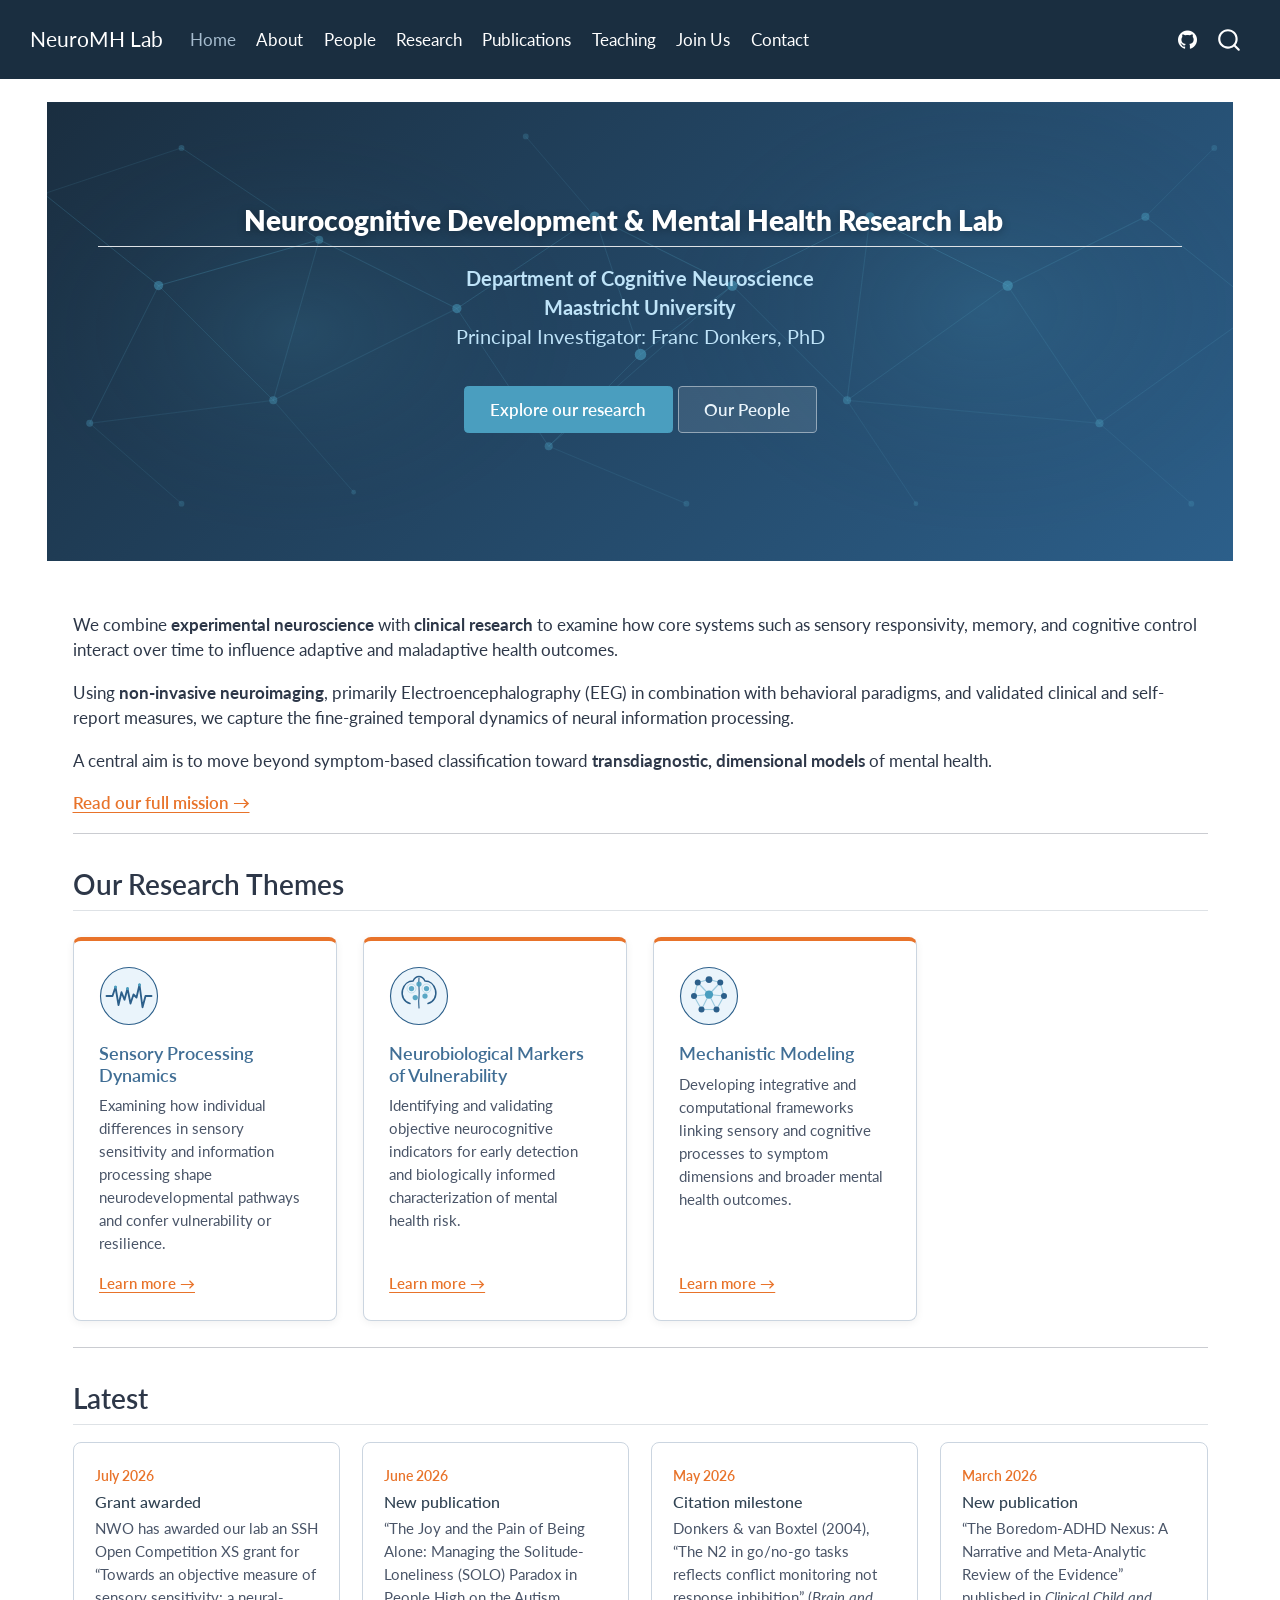
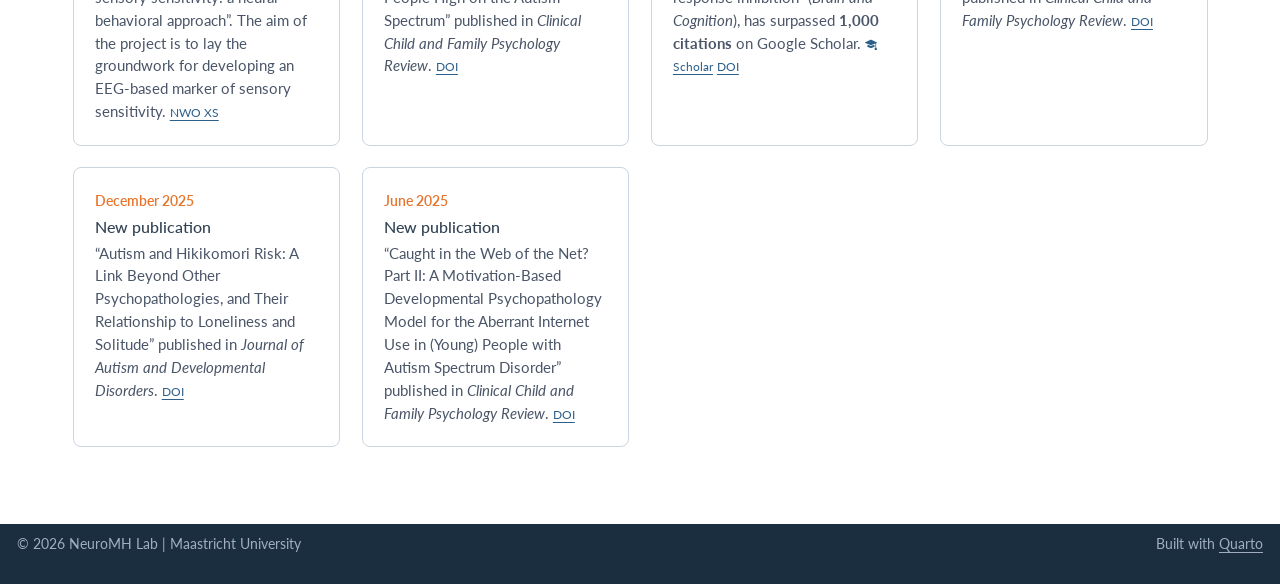
<file: index.html>
<!DOCTYPE html>
<html xmlns="http://www.w3.org/1999/xhtml" lang="en" xml:lang="en"><head>

<meta charset="utf-8">
<meta name="generator" content="quarto-1.10.18">

<meta name="viewport" content="width=device-width, initial-scale=1.0, user-scalable=yes">


<title>NeuroMH Lab | Franc Donkers | Maastricht University</title>
<style>
/* Default styles provided by pandoc.
** See https://pandoc.org/MANUAL.html#variables-for-html for config info.
*/
span.smallcaps{font-variant: small-caps;}
div.columns{display: flex; gap: 1.5em;}
div.column{flex: auto;}
@media screen {
div.columns{gap: min(4vw, 1.5em);}
div.column{overflow-x: auto;}
}
div.hanging-indent{margin-left: 1.5em; text-indent: -1.5em;}
ul.task-list{list-style: none;}
ul.task-list li input[type="checkbox"] {
  width: 0.8em;
  margin: 0 0.8em 0.2em -1em; /* quarto-specific, see https://github.com/quarto-dev/quarto-cli/issues/4556 */ 
  vertical-align: middle;
}
</style>


<script src="site_libs/quarto-nav/quarto-nav.js"></script>
<script src="site_libs/quarto-nav/headroom.min.js"></script>
<script src="site_libs/clipboard/clipboard.min.js"></script>
<script src="site_libs/quarto-search/autocomplete.umd.js"></script>
<script src="site_libs/quarto-search/fuse.min.js"></script>
<script src="site_libs/quarto-search/quarto-search.js"></script>
<meta name="quarto:offset" content="./">
<link href="./images/favicon.svg" rel="icon" type="image/svg+xml">
<script src="site_libs/quarto-html/quarto.js" type="module"></script>
<script src="site_libs/quarto-html/tabsets/tabsets.js" type="module"></script>
<script src="site_libs/quarto-html/popper.min.js"></script>
<script src="site_libs/quarto-html/tippy.umd.min.js"></script>
<script src="site_libs/quarto-html/anchor.min.js"></script>
<link href="site_libs/quarto-html/tippy.css" rel="stylesheet">
<link href="site_libs/quarto-html/quarto-syntax-highlighting-64a204ab8560d761af7679ceaba22944.css" rel="stylesheet" id="quarto-text-highlighting-styles">
<script src="site_libs/bootstrap/bootstrap.min.js"></script>
<link href="site_libs/bootstrap/bootstrap-icons.css" rel="stylesheet">
<link href="site_libs/bootstrap/bootstrap-8b237c92aeef38381af290c4ba9e2076.min.css" rel="stylesheet" append-hash="true" id="quarto-bootstrap" data-mode="light">
<script id="quarto-search-options" type="application/json">{
  "location": "navbar",
  "copy-button": false,
  "collapse-after": 3,
  "panel-placement": "end",
  "type": "overlay",
  "limit": 50,
  "keyboard-shortcut": [
    "f",
    "/",
    "s"
  ],
  "show-item-context": false,
  "language": {
    "search-no-results-text": "No results",
    "search-matching-documents-text": "matching documents",
    "search-copy-link-title": "Copy link to search",
    "search-hide-matches-text": "Hide additional matches",
    "search-more-match-text": "more match in this document",
    "search-more-matches-text": "more matches in this document",
    "search-clear-button-title": "Clear",
    "search-text-placeholder": "",
    "search-detached-cancel-button-title": "Cancel",
    "search-submit-button-title": "Submit",
    "search-label": "Search"
  }
}</script>
<style>html{ scroll-behavior: smooth; }</style>
<meta name="google-site-verification" content="wyatzZpmjRF4A53Ua1ZnaKeWRlAvXtMnKe37lyLRXOM">
<link rel="icon" type="image/png" sizes="16x16" href="./images/favicon-16x16.png">
<link rel="icon" type="image/png" sizes="32x32" href="./images/favicon-32x32.png">
<link rel="icon" type="image/png" sizes="192x192" href="./images/favicon-192x192.png">
<link rel="apple-touch-icon" href="./images/apple-touch-icon.png">
<script type="application/ld+json">
{
  "@context": "https://schema.org",
  "@graph": [
    {
      "@type": "Person",
      "@id": "https://neuromh-lab.github.io/#franc-donkers",
      "name": "Franc Donkers",
      "alternateName": "Franc C. L. Donkers",
      "givenName": "Franc",
      "familyName": "Donkers",
      "jobTitle": "Associate Professor of Cognitive Neuroscience",
      "url": "https://neuromh-lab.github.io",
      "image": "https://neuromh-lab.github.io/images/Franc_Donkers_Pasfoto.jpg",
      "affiliation": { "@type": "CollegeOrUniversity", "name": "Maastricht University" },
      "worksFor": { "@id": "https://neuromh-lab.github.io/#lab" },
      "sameAs": [
        "https://www.maastrichtuniversity.nl/fcl-donkers",
        "https://orcid.org/0000-0002-8252-0426",
        "https://scholar.google.com/citations?user=Us06lxoAAAAJ",
        "https://www.scopus.com/authid/detail.uri?authorId=9839162300",
        "https://www.webofscience.com/wos/author/record/H-2391-2013",
        "https://loop.frontiersin.org/people/27221"
      ]
    },
    {
      "@type": "ResearchOrganization",
      "@id": "https://neuromh-lab.github.io/#lab",
      "name": "Neurocognitive Development & Mental Health Research Lab",
      "alternateName": "NeuroMH Lab",
      "url": "https://neuromh-lab.github.io",
      "logo": "https://neuromh-lab.github.io/images/favicon-192x192.png",
      "parentOrganization": { "@type": "CollegeOrUniversity", "name": "Maastricht University" },
      "founder": { "@id": "https://neuromh-lab.github.io/#franc-donkers" }
    }
  ]
}
</script>


<meta property="og:title" content="NeuroMH Lab | Franc Donkers | Maastricht University">
<meta property="og:description" content="Neurocognitive Development &amp; Mental Health Research Lab at Maastricht University, led by Franc Donkers: EEG/ERP research on neurocognitive development and mental health.">
<meta property="og:image" content="https://neuromh-lab.github.io/images/icon-sensory.svg">
<meta property="og:site_name" content="NeuroMH Lab">
<meta name="twitter:title" content="NeuroMH Lab | Franc Donkers | Maastricht University">
<meta name="twitter:description" content="Neurocognitive Development &amp; Mental Health Research Lab at Maastricht University, led by Franc Donkers: EEG/ERP research on neurocognitive development and mental health.">
<meta name="twitter:image" content="https://neuromh-lab.github.io/images/icon-sensory.svg">
<meta name="twitter:card" content="summary_large_image">
</head>

<body class="nav-fixed quarto-light">

<div id="quarto-search-results"></div>
  <header id="quarto-header" class="headroom fixed-top">
    <nav class="navbar navbar-expand-lg " data-bs-theme="dark">
      <div class="navbar-container container-fluid">
      <div class="navbar-brand-container mx-auto">
    <a class="navbar-brand" href="./index.html">
    <span class="navbar-title">NeuroMH Lab</span>
    </a>
  </div>
            <div id="quarto-search" class="" title="Search"></div>
          <button class="navbar-toggler" type="button" data-bs-toggle="collapse" data-bs-target="#navbarCollapse" aria-controls="navbarCollapse" role="menu" aria-expanded="false" aria-label="Toggle navigation" onclick="if (window.quartoToggleHeadroom) { window.quartoToggleHeadroom(); }">
  <span class="navbar-toggler-icon"></span>
</button>
          <div class="collapse navbar-collapse" id="navbarCollapse">
            <ul class="navbar-nav navbar-nav-scroll me-auto">
  <li class="nav-item">
    <a class="nav-link active" href="./index.html" aria-current="page"> 
<span class="menu-text">Home</span></a>
  </li>  
  <li class="nav-item">
    <a class="nav-link" href="./about.html"> 
<span class="menu-text">About</span></a>
  </li>  
  <li class="nav-item">
    <a class="nav-link" href="./members.html"> 
<span class="menu-text">People</span></a>
  </li>  
  <li class="nav-item">
    <a class="nav-link" href="./research.html"> 
<span class="menu-text">Research</span></a>
  </li>  
  <li class="nav-item">
    <a class="nav-link" href="./publications.html"> 
<span class="menu-text">Publications</span></a>
  </li>  
  <li class="nav-item">
    <a class="nav-link" href="./courses.html"> 
<span class="menu-text">Teaching</span></a>
  </li>  
  <li class="nav-item">
    <a class="nav-link" href="./opportunities.html"> 
<span class="menu-text">Join Us</span></a>
  </li>  
  <li class="nav-item">
    <a class="nav-link" href="./contact.html"> 
<span class="menu-text">Contact</span></a>
  </li>  
</ul>
            <ul class="navbar-nav navbar-nav-scroll ms-auto">
  <li class="nav-item compact">
    <a class="nav-link" href="https://github.com/neuromh-lab/neuromh-lab.github.io"> <i class="bi bi-github" role="img">
</i> 
<span class="menu-text"></span></a>
  </li>  
</ul>
          </div> <!-- /navcollapse -->
            <div class="quarto-navbar-tools">
</div>
      </div> <!-- /container-fluid -->
    </nav>
</header>
<!-- content -->
<div id="quarto-content" class="quarto-container page-columns page-rows-contents page-layout-full page-navbar">
<!-- sidebar -->
<!-- margin-sidebar -->
    
<!-- main -->
<main class="content column-page" id="quarto-document-content"><header id="title-block-header" class="quarto-title-block"></header>




<section id="neurocognitive-development-mental-health-research-lab" class="level2 hero-banner">
<h2 class="anchored" data-anchor-id="neurocognitive-development-mental-health-research-lab">Neurocognitive Development &amp; Mental Health Research Lab</h2>
<p><strong>Department of Cognitive Neuroscience</strong><br>
<strong>Maastricht University</strong><br>
Principal Investigator: Franc Donkers, PhD</p>
<div class="hero-cta">
<p><a href="./research.html" class="btn btn-primary">Explore our research</a> <a href="./members.html" class="btn btn-outline">Our People</a></p>
</div>
</section>
<p>We combine <strong>experimental neuroscience</strong> with <strong>clinical research</strong> to examine how core systems such as sensory responsivity, memory, and cognitive control interact over time to influence adaptive and maladaptive health outcomes.</p>
<p>Using <strong>non-invasive neuroimaging</strong>, primarily Electroencephalography (EEG) in combination with behavioral paradigms, and validated clinical and self-report measures, we capture the fine-grained temporal dynamics of neural information processing.</p>
<p>A central aim is to move beyond symptom-based classification toward <strong>transdiagnostic, dimensional models</strong> of mental health.</p>
<p><span class="action-link"><a href="./about.html">Read our full mission →</a></span></p>
<hr>
<section id="our-research-themes" class="level2">
<h2 class="anchored" data-anchor-id="our-research-themes">Our Research Themes</h2>
<div class="research-grid">
<div class="theme-card">
<p><img src="images/icon-sensory.svg" class="img-fluid" width="60"></p>
<section id="sensory-processing-dynamics" class="level3">
<h3 class="anchored" data-anchor-id="sensory-processing-dynamics">Sensory Processing Dynamics</h3>
<p>Examining how individual differences in sensory sensitivity and information processing shape neurodevelopmental pathways and confer vulnerability or resilience.</p>
<p><a href="./research.html#sensory">Learn more →</a></p>
</section>
</div>
<div class="theme-card">
<p><img src="images/icon-markers.svg" class="img-fluid" width="60"></p>
<section id="neurobiological-markers-of-vulnerability" class="level3">
<h3 class="anchored" data-anchor-id="neurobiological-markers-of-vulnerability">Neurobiological Markers of Vulnerability</h3>
<p>Identifying and validating objective neurocognitive indicators for early detection and biologically informed characterization of mental health risk.</p>
<p><a href="./research.html#markers">Learn more →</a></p>
</section>
</div>
<div class="theme-card">
<p><img src="images/icon-modelling.svg" class="img-fluid" width="60"></p>
<section id="mechanistic-modeling" class="level3">
<h3 class="anchored" data-anchor-id="mechanistic-modeling">Mechanistic Modeling</h3>
<p>Developing integrative and computational frameworks linking sensory and cognitive processes to symptom dimensions and broader mental health outcomes.</p>
<p><a href="./research.html#modelling">Learn more →</a></p>
</section>
</div>
</div>
<hr>
</section>
<section id="latest" class="level2">
<h2 class="anchored" data-anchor-id="latest">Latest</h2>
<div class="news-grid">
<div class="news-card">
<p><span class="news-date">July 2026</span></p>
<section id="grant-awarded" class="level4">
<h4 class="anchored" data-anchor-id="grant-awarded">Grant awarded</h4>
<p>NWO has awarded our lab an SSH Open Competition XS grant for “Towards an objective measure of sensory sensitivity: a neural-behavioral approach”. The aim of the project is to lay the groundwork for developing an EEG-based marker of sensory sensitivity. <span class="pub-doi"><a href="https://www.nwo.nl/en/news/third-round-of-the-ssh-open-competition-xs-2026-now-open-for-applications">NWO XS</a></span></p>
</section>
</div>
<div class="news-card">
<p><span class="news-date">June 2026</span></p>
<section id="new-publication" class="level4">
<h4 class="anchored" data-anchor-id="new-publication">New publication</h4>
<p>“The Joy and the Pain of Being Alone: Managing the Solitude-Loneliness (SOLO) Paradox in People High on the Autism Spectrum” published in <em>Clinical Child and Family Psychology Review</em>. <span class="pub-doi"><a href="https://doi.org/10.1007/s10567-026-00576-4">DOI</a></span></p>
</section>
</div>
<div class="news-card">
<p><span class="news-date">May 2026</span></p>
<section id="citation-milestone" class="level4">
<h4 class="anchored" data-anchor-id="citation-milestone">Citation milestone</h4>
<p>Donkers &amp; van Boxtel (2004), “The N2 in go/no-go tasks reflects conflict monitoring not response inhibition” (<em>Brain and Cognition</em>), has surpassed <strong>1,000 citations</strong> on Google Scholar. <span class="pub-doi"><a href="https://scholar.google.nl/citations?user=Us06lxoAAAAJ&amp;hl=nl"><i class="bi bi-mortarboard-fill"></i> Scholar</a></span> <span class="pub-doi"><a href="https://doi.org/10.1016/j.bandc.2004.04.005">DOI</a></span></p>
</section>
</div>
<div class="news-card">
<p><span class="news-date">March 2026</span></p>
<section id="new-publication-1" class="level4">
<h4 class="anchored" data-anchor-id="new-publication-1">New publication</h4>
<p>“The Boredom-ADHD Nexus: A Narrative and Meta-Analytic Review of the Evidence” published in <em>Clinical Child and Family Psychology Review</em>. <span class="pub-doi"><a href="https://doi.org/10.1007/s10567-026-00563-9">DOI</a></span></p>
</section>
</div>
<div class="news-card">
<p><span class="news-date">December 2025</span></p>
<section id="new-publication-2" class="level4">
<h4 class="anchored" data-anchor-id="new-publication-2">New publication</h4>
<p>“Autism and Hikikomori Risk: A Link Beyond Other Psychopathologies, and Their Relationship to Loneliness and Solitude” published in <em>Journal of Autism and Developmental Disorders</em>. <span class="pub-doi"><a href="https://doi.org/10.1007/s10803-025-07180-5">DOI</a></span></p>
</section>
</div>
<div class="news-card">
<p><span class="news-date">June 2025</span></p>
<section id="new-publication-3" class="level4">
<h4 class="anchored" data-anchor-id="new-publication-3">New publication</h4>
<p>“Caught in the Web of the Net? Part II: A Motivation-Based Developmental Psychopathology Model for the Aberrant Internet Use in (Young) People with Autism Spectrum Disorder” published in <em>Clinical Child and Family Psychology Review</em>. <span class="pub-doi"><a href="https://doi.org/10.1007/s10567-025-00539-1">DOI</a></span></p>
</section>
</div>
</div>


</section>

</main> <!-- /main -->
<script id="quarto-html-after-body" type="application/javascript">
  window.document.addEventListener("DOMContentLoaded", function (event) {
    const icon = "";
    const anchorJS = new window.AnchorJS();
    anchorJS.options = {
      placement: 'right',
      icon: icon
    };
    anchorJS.add('.anchored');
    const isCodeAnnotation = (el) => {
      for (const clz of el.classList) {
        if (clz.startsWith('code-annotation-')) {                     
          return true;
        }
      }
      return false;
    }
    const onCopySuccess = function(e) {
      // button target
      const button = e.trigger;
      // don't keep focus
      button.blur();
      // flash "checked"
      button.classList.add('code-copy-button-checked');
      var currentTitle = button.getAttribute("title");
      button.setAttribute("title", "Copied!");
      let tooltip;
      if (window.bootstrap) {
        button.setAttribute("data-bs-toggle", "tooltip");
        button.setAttribute("data-bs-placement", "left");
        button.setAttribute("data-bs-title", "Copied!");
        tooltip = new bootstrap.Tooltip(button, 
          { trigger: "manual", 
            customClass: "code-copy-button-tooltip",
            offset: [0, -8]});
        tooltip.show();    
      }
      setTimeout(function() {
        if (tooltip) {
          tooltip.hide();
          button.removeAttribute("data-bs-title");
          button.removeAttribute("data-bs-toggle");
          button.removeAttribute("data-bs-placement");
        }
        button.setAttribute("title", currentTitle);
        button.classList.remove('code-copy-button-checked');
      }, 1000);
      // clear code selection
      e.clearSelection();
    }
    const getTextToCopy = function(trigger) {
      const outerScaffold = trigger.parentElement.cloneNode(true);
      const codeEl = outerScaffold.querySelector('code');
      for (const childEl of codeEl.children) {
        if (isCodeAnnotation(childEl)) {
          childEl.remove();
        }
      }
      return codeEl.innerText;
    }
    const clipboard = new window.ClipboardJS('.code-copy-button:not([data-in-quarto-modal])', {
      text: getTextToCopy
    });
    clipboard.on('success', onCopySuccess);
    if (window.document.getElementById('quarto-embedded-source-code-modal')) {
      const clipboardModal = new window.ClipboardJS('.code-copy-button[data-in-quarto-modal]', {
        text: getTextToCopy,
        container: window.document.getElementById('quarto-embedded-source-code-modal')
      });
      clipboardModal.on('success', onCopySuccess);
    }
      var localhostRegex = new RegExp(/^(?:http|https):\/\/localhost\:?[0-9]*\//);
      var mailtoRegex = new RegExp(/^mailto:/);
        var filterRegex = new RegExp("https:\/\/neuromh-lab\.github\.io");
      var isInternal = (href) => {
          return filterRegex.test(href) || localhostRegex.test(href) || mailtoRegex.test(href);
      }
      // Inspect non-navigation links and adorn them if external
     var links = window.document.querySelectorAll('a[href]:not(.nav-link):not(.navbar-brand):not(.toc-action):not(.sidebar-link):not(.sidebar-item-toggle):not(.pagination-link):not(.no-external):not([aria-hidden]):not(.dropdown-item):not(.quarto-navigation-tool):not(.about-link)');
      for (var i=0; i<links.length; i++) {
        const link = links[i];
        if (!isInternal(link.href)) {
          // undo the damage that might have been done by quarto-nav.js in the case of
          // links that we want to consider external
          if (link.dataset.originalHref !== undefined) {
            link.href = link.dataset.originalHref;
          }
        }
      }
    function tippyHover(el, contentFn, onTriggerFn, onUntriggerFn) {
      const config = {
        allowHTML: true,
        maxWidth: 500,
        delay: 100,
        arrow: false,
        appendTo: function(el) {
            return el.parentElement;
        },
        interactive: true,
        interactiveBorder: 10,
        theme: 'quarto',
        placement: 'bottom-start',
      };
      if (contentFn) {
        config.content = contentFn;
      }
      if (onTriggerFn) {
        config.onTrigger = onTriggerFn;
      }
      if (onUntriggerFn) {
        config.onUntrigger = onUntriggerFn;
      }
      window.tippy(el, config); 
    }
    const noterefs = window.document.querySelectorAll('a[role="doc-noteref"]');
    for (var i=0; i<noterefs.length; i++) {
      const ref = noterefs[i];
      tippyHover(ref, function() {
        // use id or data attribute instead here
        let href = ref.getAttribute('data-footnote-href') || ref.getAttribute('href');
        try { href = new URL(href).hash; } catch {}
        const id = href.replace(/^#\/?/, "");
        const note = window.document.getElementById(id);
        if (note) {
          return note.innerHTML;
        } else {
          return "";
        }
      });
    }
    const xrefs = window.document.querySelectorAll('a.quarto-xref');
    const processXRef = (id, note) => {
      // Strip column container classes
      const stripColumnClz = (el) => {
        el.classList.remove("page-full", "page-columns");
        if (el.children) {
          for (const child of el.children) {
            stripColumnClz(child);
          }
        }
      }
      stripColumnClz(note)
      if (id === null || id.startsWith('sec-')) {
        // Special case sections, only their first couple elements
        const container = document.createElement("div");
        if (note.children && note.children.length > 2) {
          container.appendChild(note.children[0].cloneNode(true));
          for (let i = 1; i < note.children.length; i++) {
            const child = note.children[i];
            if (child.tagName === "P" && child.innerText === "") {
              continue;
            } else {
              container.appendChild(child.cloneNode(true));
              break;
            }
          }
          if (window.Quarto?.typesetMath) {
            window.Quarto.typesetMath(container);
          }
          return container.innerHTML
        } else {
          if (window.Quarto?.typesetMath) {
            window.Quarto.typesetMath(note);
          }
          return note.innerHTML;
        }
      } else {
        // Remove any anchor links if they are present
        const anchorLink = note.querySelector('a.anchorjs-link');
        if (anchorLink) {
          anchorLink.remove();
        }
        if (window.Quarto?.typesetMath) {
          window.Quarto.typesetMath(note);
        }
        if (note.classList.contains("callout")) {
          return note.outerHTML;
        } else {
          return note.innerHTML;
        }
      }
    }
    for (var i=0; i<xrefs.length; i++) {
      const xref = xrefs[i];
      tippyHover(xref, undefined, function(instance) {
        instance.disable();
        let url = xref.getAttribute('href');
        let hash = undefined; 
        if (url.startsWith('#')) {
          hash = url;
        } else {
          try { hash = new URL(url).hash; } catch {}
        }
        if (hash) {
          const id = hash.replace(/^#\/?/, "");
          const note = window.document.getElementById(id);
          if (note !== null) {
            try {
              const html = processXRef(id, note.cloneNode(true));
              instance.setContent(html);
            } finally {
              instance.enable();
              instance.show();
            }
          } else {
            // See if we can fetch this
            fetch(url.split('#')[0])
            .then(res => res.text())
            .then(html => {
              const parser = new DOMParser();
              const htmlDoc = parser.parseFromString(html, "text/html");
              const note = htmlDoc.getElementById(id);
              if (note !== null) {
                const html = processXRef(id, note);
                instance.setContent(html);
              } 
            }).finally(() => {
              instance.enable();
              instance.show();
            });
          }
        } else {
          // See if we can fetch a full url (with no hash to target)
          // This is a special case and we should probably do some content thinning / targeting
          fetch(url)
          .then(res => res.text())
          .then(html => {
            const parser = new DOMParser();
            const htmlDoc = parser.parseFromString(html, "text/html");
            const note = htmlDoc.querySelector('main.content');
            if (note !== null) {
              // This should only happen for chapter cross references
              // (since there is no id in the URL)
              // remove the first header
              if (note.children.length > 0 && note.children[0].tagName === "HEADER") {
                note.children[0].remove();
              }
              const html = processXRef(null, note);
              instance.setContent(html);
            } 
          }).finally(() => {
            instance.enable();
            instance.show();
          });
        }
      }, function(instance) {
      });
    }
        let selectedAnnoteEl;
        const selectorForAnnotation = ( cell, annotation) => {
          let cellAttr = 'data-code-cell="' + cell + '"';
          let lineAttr = 'data-code-annotation="' +  annotation + '"';
          const selector = 'span[' + cellAttr + '][' + lineAttr + ']';
          return selector;
        }
        const selectCodeLines = (annoteEl) => {
          const doc = window.document;
          const targetCell = annoteEl.getAttribute("data-target-cell");
          const targetAnnotation = annoteEl.getAttribute("data-target-annotation");
          const annoteSpan = window.document.querySelector(selectorForAnnotation(targetCell, targetAnnotation));
          const lines = annoteSpan.getAttribute("data-code-lines").split(",");
          const lineIds = lines.map((line) => {
            return targetCell + "-" + line;
          })
          let top = null;
          let height = null;
          let parent = null;
          if (lineIds.length > 0) {
              //compute the position of the single el (top and bottom and make a div)
              const el = window.document.getElementById(lineIds[0]);
              top = el.offsetTop;
              height = el.offsetHeight;
              parent = el.parentElement.parentElement;
            if (lineIds.length > 1) {
              const lastEl = window.document.getElementById(lineIds[lineIds.length - 1]);
              const bottom = lastEl.offsetTop + lastEl.offsetHeight;
              height = bottom - top;
            }
            if (top !== null && height !== null && parent !== null) {
              // cook up a div (if necessary) and position it 
              let div = window.document.getElementById("code-annotation-line-highlight");
              if (div === null) {
                div = window.document.createElement("div");
                div.setAttribute("id", "code-annotation-line-highlight");
                div.style.position = 'absolute';
                parent.appendChild(div);
              }
              div.style.top = top - 2 + "px";
              div.style.height = height + 4 + "px";
              div.style.left = 0;
              let gutterDiv = window.document.getElementById("code-annotation-line-highlight-gutter");
              if (gutterDiv === null) {
                gutterDiv = window.document.createElement("div");
                gutterDiv.setAttribute("id", "code-annotation-line-highlight-gutter");
                gutterDiv.style.position = 'absolute';
                const codeCell = window.document.getElementById(targetCell);
                const gutter = codeCell.querySelector('.code-annotation-gutter');
                gutter.appendChild(gutterDiv);
              }
              gutterDiv.style.top = top - 2 + "px";
              gutterDiv.style.height = height + 4 + "px";
            }
            selectedAnnoteEl = annoteEl;
          }
        };
        const unselectCodeLines = () => {
          const elementsIds = ["code-annotation-line-highlight", "code-annotation-line-highlight-gutter"];
          elementsIds.forEach((elId) => {
            const div = window.document.getElementById(elId);
            if (div) {
              div.remove();
            }
          });
          selectedAnnoteEl = undefined;
        };
          // Handle positioning of the toggle
      window.addEventListener(
        "resize",
        throttle(() => {
          elRect = undefined;
          if (selectedAnnoteEl) {
            selectCodeLines(selectedAnnoteEl);
          }
        }, 10)
      );
      function throttle(fn, ms) {
      let throttle = false;
      let timer;
        return (...args) => {
          if(!throttle) { // first call gets through
              fn.apply(this, args);
              throttle = true;
          } else { // all the others get throttled
              if(timer) clearTimeout(timer); // cancel #2
              timer = setTimeout(() => {
                fn.apply(this, args);
                timer = throttle = false;
              }, ms);
          }
        };
      }
        // Attach click handler to the DT
        const annoteDls = window.document.querySelectorAll('dt[data-target-cell]');
        for (const annoteDlNode of annoteDls) {
          annoteDlNode.addEventListener('click', (event) => {
            const clickedEl = event.target;
            if (clickedEl !== selectedAnnoteEl) {
              unselectCodeLines();
              const activeEl = window.document.querySelector('dt[data-target-cell].code-annotation-active');
              if (activeEl) {
                activeEl.classList.remove('code-annotation-active');
              }
              selectCodeLines(clickedEl);
              clickedEl.classList.add('code-annotation-active');
            } else {
              // Unselect the line
              unselectCodeLines();
              clickedEl.classList.remove('code-annotation-active');
            }
          });
        }
    const findCites = (el) => {
      const parentEl = el.parentElement;
      if (parentEl) {
        const cites = parentEl.dataset.cites;
        if (cites) {
          return {
            el,
            cites: cites.split(' ')
          };
        } else {
          return findCites(el.parentElement)
        }
      } else {
        return undefined;
      }
    };
    var bibliorefs = window.document.querySelectorAll('a[role="doc-biblioref"]');
    for (var i=0; i<bibliorefs.length; i++) {
      const ref = bibliorefs[i];
      const citeInfo = findCites(ref);
      if (citeInfo) {
        tippyHover(citeInfo.el, function() {
          var popup = window.document.createElement('div');
          citeInfo.cites.forEach(function(cite) {
            var citeDiv = window.document.createElement('div');
            citeDiv.classList.add('hanging-indent');
            citeDiv.classList.add('csl-entry');
            var biblioDiv = window.document.getElementById('ref-' + cite);
            if (biblioDiv) {
              citeDiv.innerHTML = biblioDiv.innerHTML;
            }
            popup.appendChild(citeDiv);
          });
          return popup.innerHTML;
        });
      }
    }
  });
  </script>
</div> <!-- /content -->
<footer class="footer">
  <div class="nav-footer">
    <div class="nav-footer-left">
<p>© 2026 NeuroMH Lab | Maastricht University</p>
</div>   
    <div class="nav-footer-center">
      &nbsp;
    </div>
    <div class="nav-footer-right">
<p>Built with <a href="https://quarto.org">Quarto</a></p>
</div>
  </div>
</footer>




<script src="site_libs/quarto-html/zenscroll-min.js"></script>
</body></html>
</file>
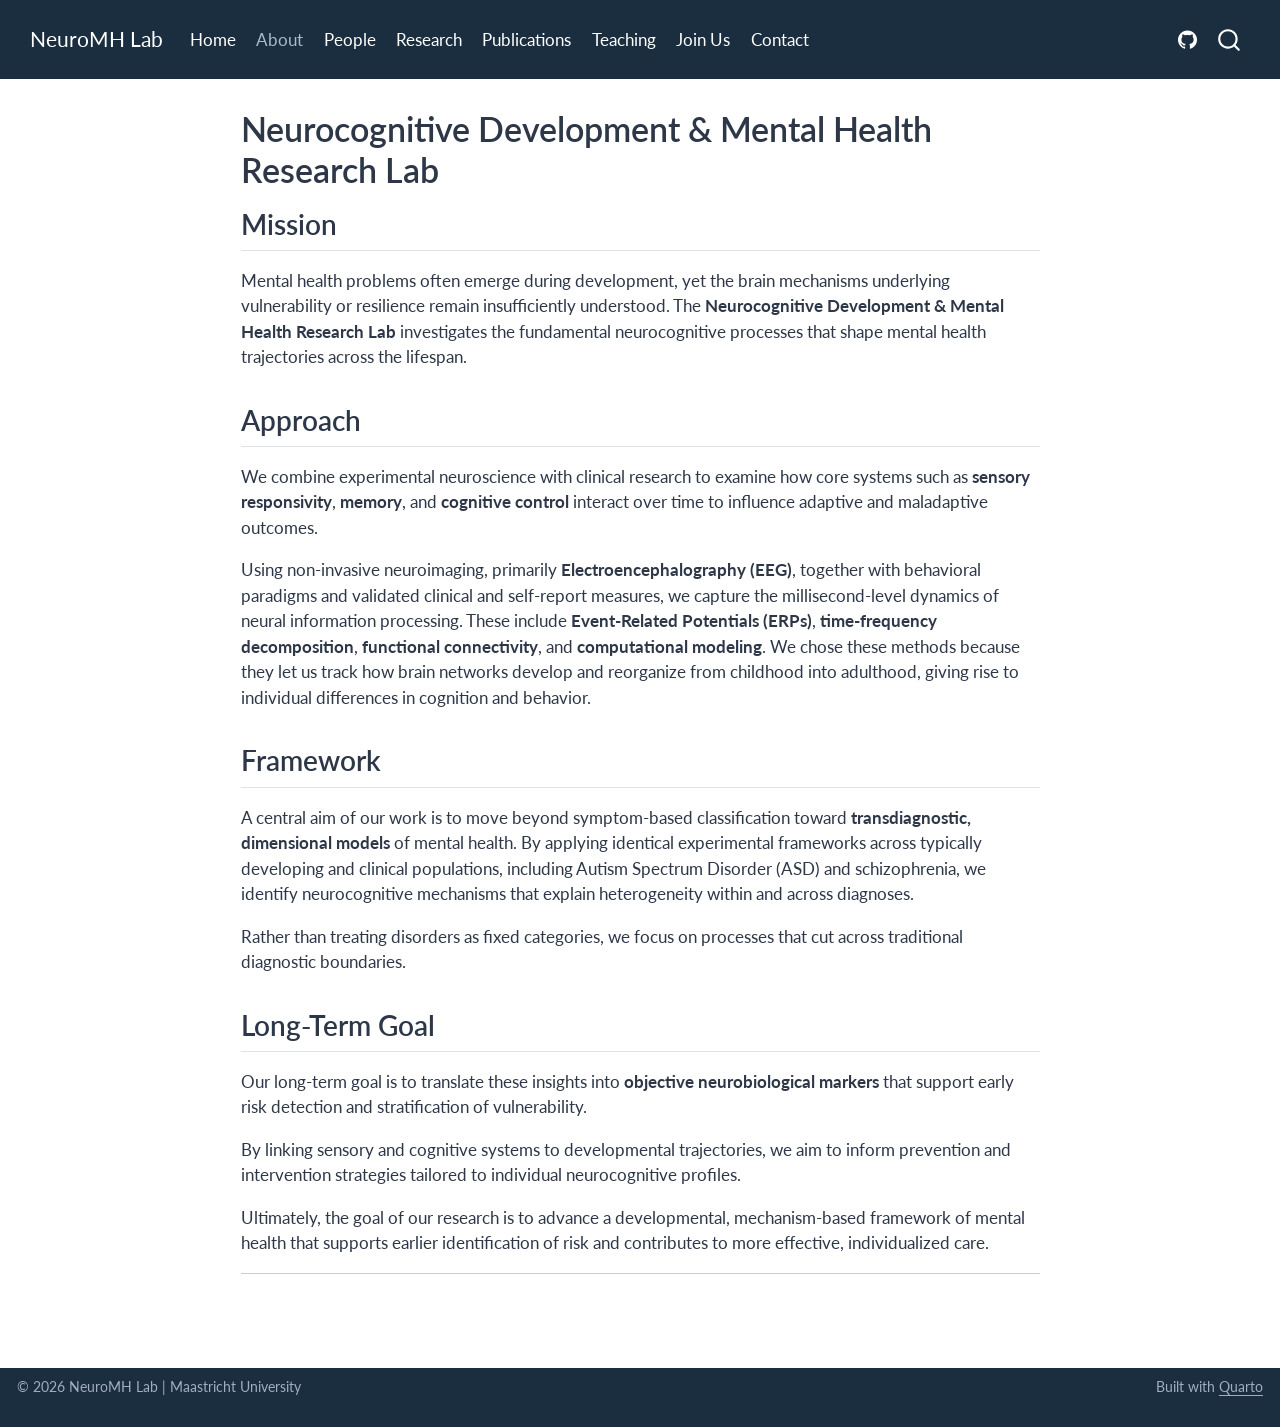
<file: about.html>
<!DOCTYPE html>
<html xmlns="http://www.w3.org/1999/xhtml" lang="en" xml:lang="en"><head>

<meta charset="utf-8">
<meta name="generator" content="quarto-1.10.18">

<meta name="viewport" content="width=device-width, initial-scale=1.0, user-scalable=yes">


<title>Neurocognitive Development &amp; Mental Health Research Lab – NeuroMH Lab</title>
<style>
/* Default styles provided by pandoc.
** See https://pandoc.org/MANUAL.html#variables-for-html for config info.
*/
span.smallcaps{font-variant: small-caps;}
div.columns{display: flex; gap: 1.5em;}
div.column{flex: auto;}
@media screen {
div.columns{gap: min(4vw, 1.5em);}
div.column{overflow-x: auto;}
}
div.hanging-indent{margin-left: 1.5em; text-indent: -1.5em;}
ul.task-list{list-style: none;}
ul.task-list li input[type="checkbox"] {
  width: 0.8em;
  margin: 0 0.8em 0.2em -1em; /* quarto-specific, see https://github.com/quarto-dev/quarto-cli/issues/4556 */ 
  vertical-align: middle;
}
</style>


<script src="site_libs/quarto-nav/quarto-nav.js"></script>
<script src="site_libs/quarto-nav/headroom.min.js"></script>
<script src="site_libs/clipboard/clipboard.min.js"></script>
<script src="site_libs/quarto-search/autocomplete.umd.js"></script>
<script src="site_libs/quarto-search/fuse.min.js"></script>
<script src="site_libs/quarto-search/quarto-search.js"></script>
<meta name="quarto:offset" content="./">
<link href="./images/favicon.svg" rel="icon" type="image/svg+xml">
<script src="site_libs/quarto-html/quarto.js" type="module"></script>
<script src="site_libs/quarto-html/tabsets/tabsets.js" type="module"></script>
<script src="site_libs/quarto-html/popper.min.js"></script>
<script src="site_libs/quarto-html/tippy.umd.min.js"></script>
<script src="site_libs/quarto-html/anchor.min.js"></script>
<link href="site_libs/quarto-html/tippy.css" rel="stylesheet">
<link href="site_libs/quarto-html/quarto-syntax-highlighting-64a204ab8560d761af7679ceaba22944.css" rel="stylesheet" id="quarto-text-highlighting-styles">
<script src="site_libs/bootstrap/bootstrap.min.js"></script>
<link href="site_libs/bootstrap/bootstrap-icons.css" rel="stylesheet">
<link href="site_libs/bootstrap/bootstrap-8b237c92aeef38381af290c4ba9e2076.min.css" rel="stylesheet" append-hash="true" id="quarto-bootstrap" data-mode="light">
<script id="quarto-search-options" type="application/json">{
  "location": "navbar",
  "copy-button": false,
  "collapse-after": 3,
  "panel-placement": "end",
  "type": "overlay",
  "limit": 50,
  "keyboard-shortcut": [
    "f",
    "/",
    "s"
  ],
  "show-item-context": false,
  "language": {
    "search-no-results-text": "No results",
    "search-matching-documents-text": "matching documents",
    "search-copy-link-title": "Copy link to search",
    "search-hide-matches-text": "Hide additional matches",
    "search-more-match-text": "more match in this document",
    "search-more-matches-text": "more matches in this document",
    "search-clear-button-title": "Clear",
    "search-text-placeholder": "",
    "search-detached-cancel-button-title": "Cancel",
    "search-submit-button-title": "Submit",
    "search-label": "Search"
  }
}</script>
<style>html{ scroll-behavior: smooth; }</style>
<meta name="google-site-verification" content="wyatzZpmjRF4A53Ua1ZnaKeWRlAvXtMnKe37lyLRXOM">
<link rel="icon" type="image/png" sizes="16x16" href="./images/favicon-16x16.png">
<link rel="icon" type="image/png" sizes="32x32" href="./images/favicon-32x32.png">
<link rel="icon" type="image/png" sizes="192x192" href="./images/favicon-192x192.png">
<link rel="apple-touch-icon" href="./images/apple-touch-icon.png">
<script type="application/ld+json">
{
  "@context": "https://schema.org",
  "@graph": [
    {
      "@type": "Person",
      "@id": "https://neuromh-lab.github.io/#franc-donkers",
      "name": "Franc Donkers",
      "alternateName": "Franc C. L. Donkers",
      "givenName": "Franc",
      "familyName": "Donkers",
      "jobTitle": "Associate Professor of Cognitive Neuroscience",
      "url": "https://neuromh-lab.github.io",
      "image": "https://neuromh-lab.github.io/images/Franc_Donkers_Pasfoto.jpg",
      "affiliation": { "@type": "CollegeOrUniversity", "name": "Maastricht University" },
      "worksFor": { "@id": "https://neuromh-lab.github.io/#lab" },
      "sameAs": [
        "https://www.maastrichtuniversity.nl/fcl-donkers",
        "https://orcid.org/0000-0002-8252-0426",
        "https://scholar.google.com/citations?user=Us06lxoAAAAJ",
        "https://www.scopus.com/authid/detail.uri?authorId=9839162300",
        "https://www.webofscience.com/wos/author/record/H-2391-2013",
        "https://loop.frontiersin.org/people/27221"
      ]
    },
    {
      "@type": "ResearchOrganization",
      "@id": "https://neuromh-lab.github.io/#lab",
      "name": "Neurocognitive Development & Mental Health Research Lab",
      "alternateName": "NeuroMH Lab",
      "url": "https://neuromh-lab.github.io",
      "logo": "https://neuromh-lab.github.io/images/favicon-192x192.png",
      "parentOrganization": { "@type": "CollegeOrUniversity", "name": "Maastricht University" },
      "founder": { "@id": "https://neuromh-lab.github.io/#franc-donkers" }
    }
  ]
}
</script>


<meta property="og:title" content="Neurocognitive Development &amp; Mental Health Research Lab – NeuroMH Lab">
<meta property="og:description" content="Neurocognitive Development &amp; Mental Health Research Lab at Maastricht University, led by Franc Donkers: EEG/ERP research on neurocognitive development and mental health.">
<meta property="og:image" content="https://neuromh-lab.github.io/images/Franc_Donkers_Pasfoto.jpg">
<meta property="og:site_name" content="NeuroMH Lab">
<meta name="twitter:title" content="Neurocognitive Development &amp; Mental Health Research Lab – NeuroMH Lab">
<meta name="twitter:description" content="Neurocognitive Development &amp; Mental Health Research Lab at Maastricht University, led by Franc Donkers: EEG/ERP research on neurocognitive development and mental health.">
<meta name="twitter:image" content="https://neuromh-lab.github.io/images/Franc_Donkers_Pasfoto.jpg">
<meta name="twitter:card" content="summary_large_image">
</head>

<body class="nav-fixed fullcontent quarto-light">

<div id="quarto-search-results"></div>
  <header id="quarto-header" class="headroom fixed-top">
    <nav class="navbar navbar-expand-lg " data-bs-theme="dark">
      <div class="navbar-container container-fluid">
      <div class="navbar-brand-container mx-auto">
    <a class="navbar-brand" href="./index.html">
    <span class="navbar-title">NeuroMH Lab</span>
    </a>
  </div>
            <div id="quarto-search" class="" title="Search"></div>
          <button class="navbar-toggler" type="button" data-bs-toggle="collapse" data-bs-target="#navbarCollapse" aria-controls="navbarCollapse" role="menu" aria-expanded="false" aria-label="Toggle navigation" onclick="if (window.quartoToggleHeadroom) { window.quartoToggleHeadroom(); }">
  <span class="navbar-toggler-icon"></span>
</button>
          <div class="collapse navbar-collapse" id="navbarCollapse">
            <ul class="navbar-nav navbar-nav-scroll me-auto">
  <li class="nav-item">
    <a class="nav-link" href="./index.html"> 
<span class="menu-text">Home</span></a>
  </li>  
  <li class="nav-item">
    <a class="nav-link active" href="./about.html" aria-current="page"> 
<span class="menu-text">About</span></a>
  </li>  
  <li class="nav-item">
    <a class="nav-link" href="./members.html"> 
<span class="menu-text">People</span></a>
  </li>  
  <li class="nav-item">
    <a class="nav-link" href="./research.html"> 
<span class="menu-text">Research</span></a>
  </li>  
  <li class="nav-item">
    <a class="nav-link" href="./publications.html"> 
<span class="menu-text">Publications</span></a>
  </li>  
  <li class="nav-item">
    <a class="nav-link" href="./courses.html"> 
<span class="menu-text">Teaching</span></a>
  </li>  
  <li class="nav-item">
    <a class="nav-link" href="./opportunities.html"> 
<span class="menu-text">Join Us</span></a>
  </li>  
  <li class="nav-item">
    <a class="nav-link" href="./contact.html"> 
<span class="menu-text">Contact</span></a>
  </li>  
</ul>
            <ul class="navbar-nav navbar-nav-scroll ms-auto">
  <li class="nav-item compact">
    <a class="nav-link" href="https://github.com/neuromh-lab/neuromh-lab.github.io"> <i class="bi bi-github" role="img">
</i> 
<span class="menu-text"></span></a>
  </li>  
</ul>
          </div> <!-- /navcollapse -->
            <div class="quarto-navbar-tools">
</div>
      </div> <!-- /container-fluid -->
    </nav>
</header>
<!-- content -->
<div id="quarto-content" class="quarto-container page-columns page-rows-contents page-layout-article page-navbar">
<!-- sidebar -->
<!-- margin-sidebar -->
    
<!-- main -->
<main class="content" id="quarto-document-content">

<header id="title-block-header" class="quarto-title-block default">
<div class="quarto-title">
<h1 class="title">Neurocognitive Development &amp; Mental Health Research Lab</h1>
</div>



<div class="quarto-title-meta">

    
  
    
  </div>
  


</header>


<section id="mission" class="level2">
<h2 class="anchored" data-anchor-id="mission">Mission</h2>
<p>Mental health problems often emerge during development, yet the brain mechanisms underlying vulnerability or resilience remain insufficiently understood. The <strong>Neurocognitive Development &amp; Mental Health Research Lab</strong> investigates the fundamental neurocognitive processes that shape mental health trajectories across the lifespan.</p>
</section>
<section id="approach" class="level2">
<h2 class="anchored" data-anchor-id="approach">Approach</h2>
<p>We combine experimental neuroscience with clinical research to examine how core systems such as <strong>sensory responsivity</strong>, <strong>memory</strong>, and <strong>cognitive control</strong> interact over time to influence adaptive and maladaptive outcomes.</p>
<p>Using non-invasive neuroimaging, primarily <strong>Electroencephalography (EEG)</strong>, together with behavioral paradigms and validated clinical and self-report measures, we capture the millisecond-level dynamics of neural information processing. These include <strong>Event-Related Potentials (ERPs)</strong>, <strong>time-frequency decomposition</strong>, <strong>functional connectivity</strong>, and <strong>computational modeling</strong>. We chose these methods because they let us track how brain networks develop and reorganize from childhood into adulthood, giving rise to individual differences in cognition and behavior.</p>
</section>
<section id="framework" class="level2">
<h2 class="anchored" data-anchor-id="framework">Framework</h2>
<p>A central aim of our work is to move beyond symptom-based classification toward <strong>transdiagnostic, dimensional models</strong> of mental health. By applying identical experimental frameworks across typically developing and clinical populations, including Autism Spectrum Disorder (ASD) and schizophrenia, we identify neurocognitive mechanisms that explain heterogeneity within and across diagnoses.</p>
<p>Rather than treating disorders as fixed categories, we focus on processes that cut across traditional diagnostic boundaries.</p>
</section>
<section id="long-term-goal" class="level2">
<h2 class="anchored" data-anchor-id="long-term-goal">Long-Term Goal</h2>
<p>Our long-term goal is to translate these insights into <strong>objective neurobiological markers</strong> that support early risk detection and stratification of vulnerability.</p>
<p>By linking sensory and cognitive systems to developmental trajectories, we aim to inform prevention and intervention strategies tailored to individual neurocognitive profiles.</p>
<p>Ultimately, the goal of our research is to advance a developmental, mechanism-based framework of mental health that supports earlier identification of risk and contributes to more effective, individualized care.</p>
<hr>


</section>

</main> <!-- /main -->
<script id="quarto-html-after-body" type="application/javascript">
  window.document.addEventListener("DOMContentLoaded", function (event) {
    const icon = "";
    const anchorJS = new window.AnchorJS();
    anchorJS.options = {
      placement: 'right',
      icon: icon
    };
    anchorJS.add('.anchored');
    const isCodeAnnotation = (el) => {
      for (const clz of el.classList) {
        if (clz.startsWith('code-annotation-')) {                     
          return true;
        }
      }
      return false;
    }
    const onCopySuccess = function(e) {
      // button target
      const button = e.trigger;
      // don't keep focus
      button.blur();
      // flash "checked"
      button.classList.add('code-copy-button-checked');
      var currentTitle = button.getAttribute("title");
      button.setAttribute("title", "Copied!");
      let tooltip;
      if (window.bootstrap) {
        button.setAttribute("data-bs-toggle", "tooltip");
        button.setAttribute("data-bs-placement", "left");
        button.setAttribute("data-bs-title", "Copied!");
        tooltip = new bootstrap.Tooltip(button, 
          { trigger: "manual", 
            customClass: "code-copy-button-tooltip",
            offset: [0, -8]});
        tooltip.show();    
      }
      setTimeout(function() {
        if (tooltip) {
          tooltip.hide();
          button.removeAttribute("data-bs-title");
          button.removeAttribute("data-bs-toggle");
          button.removeAttribute("data-bs-placement");
        }
        button.setAttribute("title", currentTitle);
        button.classList.remove('code-copy-button-checked');
      }, 1000);
      // clear code selection
      e.clearSelection();
    }
    const getTextToCopy = function(trigger) {
      const outerScaffold = trigger.parentElement.cloneNode(true);
      const codeEl = outerScaffold.querySelector('code');
      for (const childEl of codeEl.children) {
        if (isCodeAnnotation(childEl)) {
          childEl.remove();
        }
      }
      return codeEl.innerText;
    }
    const clipboard = new window.ClipboardJS('.code-copy-button:not([data-in-quarto-modal])', {
      text: getTextToCopy
    });
    clipboard.on('success', onCopySuccess);
    if (window.document.getElementById('quarto-embedded-source-code-modal')) {
      const clipboardModal = new window.ClipboardJS('.code-copy-button[data-in-quarto-modal]', {
        text: getTextToCopy,
        container: window.document.getElementById('quarto-embedded-source-code-modal')
      });
      clipboardModal.on('success', onCopySuccess);
    }
      var localhostRegex = new RegExp(/^(?:http|https):\/\/localhost\:?[0-9]*\//);
      var mailtoRegex = new RegExp(/^mailto:/);
        var filterRegex = new RegExp("https:\/\/neuromh-lab\.github\.io");
      var isInternal = (href) => {
          return filterRegex.test(href) || localhostRegex.test(href) || mailtoRegex.test(href);
      }
      // Inspect non-navigation links and adorn them if external
     var links = window.document.querySelectorAll('a[href]:not(.nav-link):not(.navbar-brand):not(.toc-action):not(.sidebar-link):not(.sidebar-item-toggle):not(.pagination-link):not(.no-external):not([aria-hidden]):not(.dropdown-item):not(.quarto-navigation-tool):not(.about-link)');
      for (var i=0; i<links.length; i++) {
        const link = links[i];
        if (!isInternal(link.href)) {
          // undo the damage that might have been done by quarto-nav.js in the case of
          // links that we want to consider external
          if (link.dataset.originalHref !== undefined) {
            link.href = link.dataset.originalHref;
          }
        }
      }
    function tippyHover(el, contentFn, onTriggerFn, onUntriggerFn) {
      const config = {
        allowHTML: true,
        maxWidth: 500,
        delay: 100,
        arrow: false,
        appendTo: function(el) {
            return el.parentElement;
        },
        interactive: true,
        interactiveBorder: 10,
        theme: 'quarto',
        placement: 'bottom-start',
      };
      if (contentFn) {
        config.content = contentFn;
      }
      if (onTriggerFn) {
        config.onTrigger = onTriggerFn;
      }
      if (onUntriggerFn) {
        config.onUntrigger = onUntriggerFn;
      }
      window.tippy(el, config); 
    }
    const noterefs = window.document.querySelectorAll('a[role="doc-noteref"]');
    for (var i=0; i<noterefs.length; i++) {
      const ref = noterefs[i];
      tippyHover(ref, function() {
        // use id or data attribute instead here
        let href = ref.getAttribute('data-footnote-href') || ref.getAttribute('href');
        try { href = new URL(href).hash; } catch {}
        const id = href.replace(/^#\/?/, "");
        const note = window.document.getElementById(id);
        if (note) {
          return note.innerHTML;
        } else {
          return "";
        }
      });
    }
    const xrefs = window.document.querySelectorAll('a.quarto-xref');
    const processXRef = (id, note) => {
      // Strip column container classes
      const stripColumnClz = (el) => {
        el.classList.remove("page-full", "page-columns");
        if (el.children) {
          for (const child of el.children) {
            stripColumnClz(child);
          }
        }
      }
      stripColumnClz(note)
      if (id === null || id.startsWith('sec-')) {
        // Special case sections, only their first couple elements
        const container = document.createElement("div");
        if (note.children && note.children.length > 2) {
          container.appendChild(note.children[0].cloneNode(true));
          for (let i = 1; i < note.children.length; i++) {
            const child = note.children[i];
            if (child.tagName === "P" && child.innerText === "") {
              continue;
            } else {
              container.appendChild(child.cloneNode(true));
              break;
            }
          }
          if (window.Quarto?.typesetMath) {
            window.Quarto.typesetMath(container);
          }
          return container.innerHTML
        } else {
          if (window.Quarto?.typesetMath) {
            window.Quarto.typesetMath(note);
          }
          return note.innerHTML;
        }
      } else {
        // Remove any anchor links if they are present
        const anchorLink = note.querySelector('a.anchorjs-link');
        if (anchorLink) {
          anchorLink.remove();
        }
        if (window.Quarto?.typesetMath) {
          window.Quarto.typesetMath(note);
        }
        if (note.classList.contains("callout")) {
          return note.outerHTML;
        } else {
          return note.innerHTML;
        }
      }
    }
    for (var i=0; i<xrefs.length; i++) {
      const xref = xrefs[i];
      tippyHover(xref, undefined, function(instance) {
        instance.disable();
        let url = xref.getAttribute('href');
        let hash = undefined; 
        if (url.startsWith('#')) {
          hash = url;
        } else {
          try { hash = new URL(url).hash; } catch {}
        }
        if (hash) {
          const id = hash.replace(/^#\/?/, "");
          const note = window.document.getElementById(id);
          if (note !== null) {
            try {
              const html = processXRef(id, note.cloneNode(true));
              instance.setContent(html);
            } finally {
              instance.enable();
              instance.show();
            }
          } else {
            // See if we can fetch this
            fetch(url.split('#')[0])
            .then(res => res.text())
            .then(html => {
              const parser = new DOMParser();
              const htmlDoc = parser.parseFromString(html, "text/html");
              const note = htmlDoc.getElementById(id);
              if (note !== null) {
                const html = processXRef(id, note);
                instance.setContent(html);
              } 
            }).finally(() => {
              instance.enable();
              instance.show();
            });
          }
        } else {
          // See if we can fetch a full url (with no hash to target)
          // This is a special case and we should probably do some content thinning / targeting
          fetch(url)
          .then(res => res.text())
          .then(html => {
            const parser = new DOMParser();
            const htmlDoc = parser.parseFromString(html, "text/html");
            const note = htmlDoc.querySelector('main.content');
            if (note !== null) {
              // This should only happen for chapter cross references
              // (since there is no id in the URL)
              // remove the first header
              if (note.children.length > 0 && note.children[0].tagName === "HEADER") {
                note.children[0].remove();
              }
              const html = processXRef(null, note);
              instance.setContent(html);
            } 
          }).finally(() => {
            instance.enable();
            instance.show();
          });
        }
      }, function(instance) {
      });
    }
        let selectedAnnoteEl;
        const selectorForAnnotation = ( cell, annotation) => {
          let cellAttr = 'data-code-cell="' + cell + '"';
          let lineAttr = 'data-code-annotation="' +  annotation + '"';
          const selector = 'span[' + cellAttr + '][' + lineAttr + ']';
          return selector;
        }
        const selectCodeLines = (annoteEl) => {
          const doc = window.document;
          const targetCell = annoteEl.getAttribute("data-target-cell");
          const targetAnnotation = annoteEl.getAttribute("data-target-annotation");
          const annoteSpan = window.document.querySelector(selectorForAnnotation(targetCell, targetAnnotation));
          const lines = annoteSpan.getAttribute("data-code-lines").split(",");
          const lineIds = lines.map((line) => {
            return targetCell + "-" + line;
          })
          let top = null;
          let height = null;
          let parent = null;
          if (lineIds.length > 0) {
              //compute the position of the single el (top and bottom and make a div)
              const el = window.document.getElementById(lineIds[0]);
              top = el.offsetTop;
              height = el.offsetHeight;
              parent = el.parentElement.parentElement;
            if (lineIds.length > 1) {
              const lastEl = window.document.getElementById(lineIds[lineIds.length - 1]);
              const bottom = lastEl.offsetTop + lastEl.offsetHeight;
              height = bottom - top;
            }
            if (top !== null && height !== null && parent !== null) {
              // cook up a div (if necessary) and position it 
              let div = window.document.getElementById("code-annotation-line-highlight");
              if (div === null) {
                div = window.document.createElement("div");
                div.setAttribute("id", "code-annotation-line-highlight");
                div.style.position = 'absolute';
                parent.appendChild(div);
              }
              div.style.top = top - 2 + "px";
              div.style.height = height + 4 + "px";
              div.style.left = 0;
              let gutterDiv = window.document.getElementById("code-annotation-line-highlight-gutter");
              if (gutterDiv === null) {
                gutterDiv = window.document.createElement("div");
                gutterDiv.setAttribute("id", "code-annotation-line-highlight-gutter");
                gutterDiv.style.position = 'absolute';
                const codeCell = window.document.getElementById(targetCell);
                const gutter = codeCell.querySelector('.code-annotation-gutter');
                gutter.appendChild(gutterDiv);
              }
              gutterDiv.style.top = top - 2 + "px";
              gutterDiv.style.height = height + 4 + "px";
            }
            selectedAnnoteEl = annoteEl;
          }
        };
        const unselectCodeLines = () => {
          const elementsIds = ["code-annotation-line-highlight", "code-annotation-line-highlight-gutter"];
          elementsIds.forEach((elId) => {
            const div = window.document.getElementById(elId);
            if (div) {
              div.remove();
            }
          });
          selectedAnnoteEl = undefined;
        };
          // Handle positioning of the toggle
      window.addEventListener(
        "resize",
        throttle(() => {
          elRect = undefined;
          if (selectedAnnoteEl) {
            selectCodeLines(selectedAnnoteEl);
          }
        }, 10)
      );
      function throttle(fn, ms) {
      let throttle = false;
      let timer;
        return (...args) => {
          if(!throttle) { // first call gets through
              fn.apply(this, args);
              throttle = true;
          } else { // all the others get throttled
              if(timer) clearTimeout(timer); // cancel #2
              timer = setTimeout(() => {
                fn.apply(this, args);
                timer = throttle = false;
              }, ms);
          }
        };
      }
        // Attach click handler to the DT
        const annoteDls = window.document.querySelectorAll('dt[data-target-cell]');
        for (const annoteDlNode of annoteDls) {
          annoteDlNode.addEventListener('click', (event) => {
            const clickedEl = event.target;
            if (clickedEl !== selectedAnnoteEl) {
              unselectCodeLines();
              const activeEl = window.document.querySelector('dt[data-target-cell].code-annotation-active');
              if (activeEl) {
                activeEl.classList.remove('code-annotation-active');
              }
              selectCodeLines(clickedEl);
              clickedEl.classList.add('code-annotation-active');
            } else {
              // Unselect the line
              unselectCodeLines();
              clickedEl.classList.remove('code-annotation-active');
            }
          });
        }
    const findCites = (el) => {
      const parentEl = el.parentElement;
      if (parentEl) {
        const cites = parentEl.dataset.cites;
        if (cites) {
          return {
            el,
            cites: cites.split(' ')
          };
        } else {
          return findCites(el.parentElement)
        }
      } else {
        return undefined;
      }
    };
    var bibliorefs = window.document.querySelectorAll('a[role="doc-biblioref"]');
    for (var i=0; i<bibliorefs.length; i++) {
      const ref = bibliorefs[i];
      const citeInfo = findCites(ref);
      if (citeInfo) {
        tippyHover(citeInfo.el, function() {
          var popup = window.document.createElement('div');
          citeInfo.cites.forEach(function(cite) {
            var citeDiv = window.document.createElement('div');
            citeDiv.classList.add('hanging-indent');
            citeDiv.classList.add('csl-entry');
            var biblioDiv = window.document.getElementById('ref-' + cite);
            if (biblioDiv) {
              citeDiv.innerHTML = biblioDiv.innerHTML;
            }
            popup.appendChild(citeDiv);
          });
          return popup.innerHTML;
        });
      }
    }
  });
  </script>
</div> <!-- /content -->
<footer class="footer">
  <div class="nav-footer">
    <div class="nav-footer-left">
<p>© 2026 NeuroMH Lab | Maastricht University</p>
</div>   
    <div class="nav-footer-center">
      &nbsp;
    </div>
    <div class="nav-footer-right">
<p>Built with <a href="https://quarto.org">Quarto</a></p>
</div>
  </div>
</footer>




<script src="site_libs/quarto-html/zenscroll-min.js"></script>
</body></html>
</file>
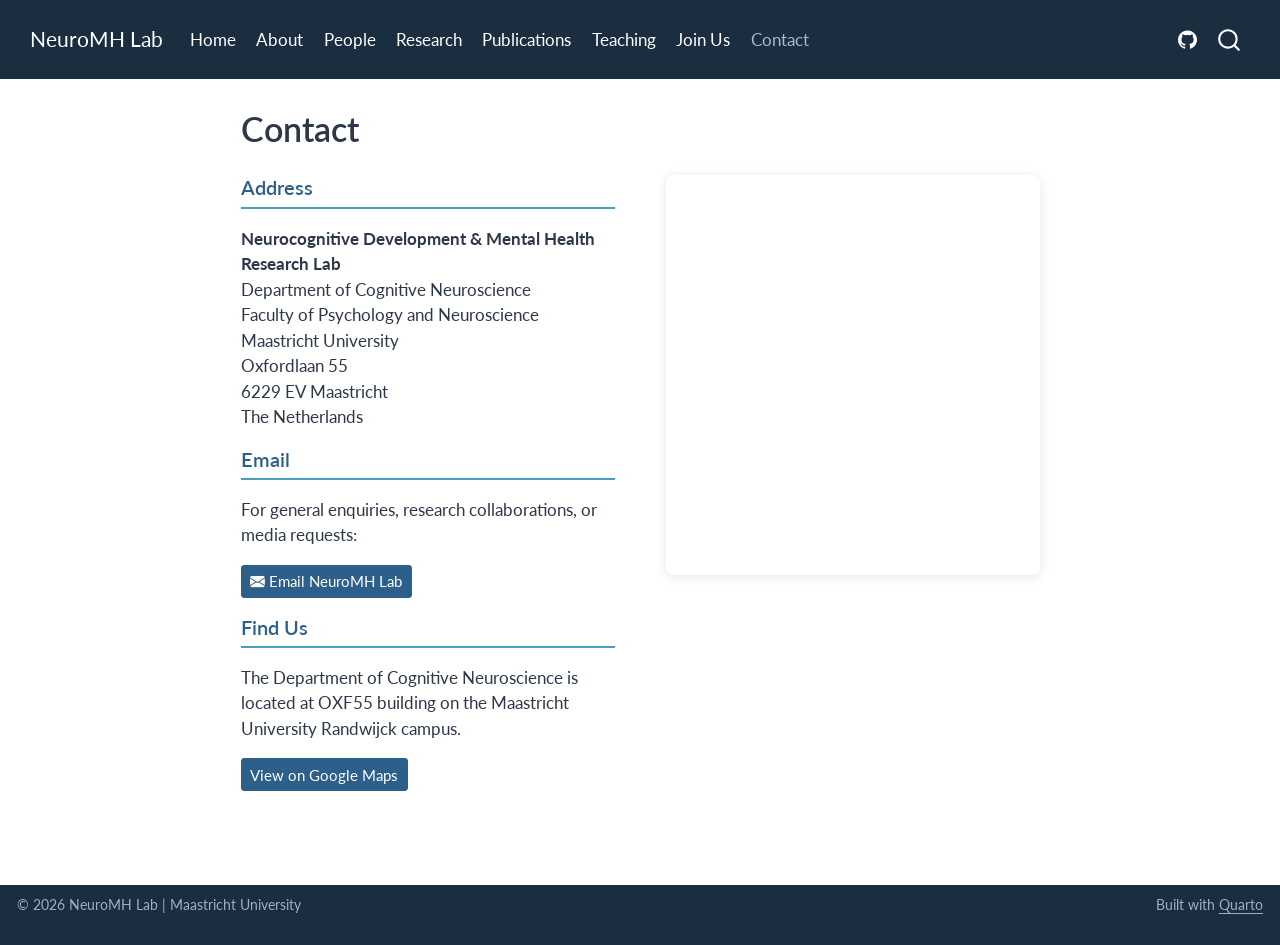
<file: contact.html>
<!DOCTYPE html>
<html xmlns="http://www.w3.org/1999/xhtml" lang="en" xml:lang="en"><head>

<meta charset="utf-8">
<meta name="generator" content="quarto-1.10.18">

<meta name="viewport" content="width=device-width, initial-scale=1.0, user-scalable=yes">


<title>Contact – NeuroMH Lab</title>
<style>
/* Default styles provided by pandoc.
** See https://pandoc.org/MANUAL.html#variables-for-html for config info.
*/
span.smallcaps{font-variant: small-caps;}
div.columns{display: flex; gap: 1.5em;}
div.column{flex: auto;}
@media screen {
div.columns{gap: min(4vw, 1.5em);}
div.column{overflow-x: auto;}
}
div.hanging-indent{margin-left: 1.5em; text-indent: -1.5em;}
ul.task-list{list-style: none;}
ul.task-list li input[type="checkbox"] {
  width: 0.8em;
  margin: 0 0.8em 0.2em -1em; /* quarto-specific, see https://github.com/quarto-dev/quarto-cli/issues/4556 */ 
  vertical-align: middle;
}
</style>


<script src="site_libs/quarto-nav/quarto-nav.js"></script>
<script src="site_libs/quarto-nav/headroom.min.js"></script>
<script src="site_libs/clipboard/clipboard.min.js"></script>
<script src="site_libs/quarto-search/autocomplete.umd.js"></script>
<script src="site_libs/quarto-search/fuse.min.js"></script>
<script src="site_libs/quarto-search/quarto-search.js"></script>
<meta name="quarto:offset" content="./">
<link href="./images/favicon.svg" rel="icon" type="image/svg+xml">
<script src="site_libs/quarto-html/quarto.js" type="module"></script>
<script src="site_libs/quarto-html/tabsets/tabsets.js" type="module"></script>
<script src="site_libs/quarto-html/popper.min.js"></script>
<script src="site_libs/quarto-html/tippy.umd.min.js"></script>
<script src="site_libs/quarto-html/anchor.min.js"></script>
<link href="site_libs/quarto-html/tippy.css" rel="stylesheet">
<link href="site_libs/quarto-html/quarto-syntax-highlighting-64a204ab8560d761af7679ceaba22944.css" rel="stylesheet" id="quarto-text-highlighting-styles">
<script src="site_libs/bootstrap/bootstrap.min.js"></script>
<link href="site_libs/bootstrap/bootstrap-icons.css" rel="stylesheet">
<link href="site_libs/bootstrap/bootstrap-8b237c92aeef38381af290c4ba9e2076.min.css" rel="stylesheet" append-hash="true" id="quarto-bootstrap" data-mode="light">
<script id="quarto-search-options" type="application/json">{
  "location": "navbar",
  "copy-button": false,
  "collapse-after": 3,
  "panel-placement": "end",
  "type": "overlay",
  "limit": 50,
  "keyboard-shortcut": [
    "f",
    "/",
    "s"
  ],
  "show-item-context": false,
  "language": {
    "search-no-results-text": "No results",
    "search-matching-documents-text": "matching documents",
    "search-copy-link-title": "Copy link to search",
    "search-hide-matches-text": "Hide additional matches",
    "search-more-match-text": "more match in this document",
    "search-more-matches-text": "more matches in this document",
    "search-clear-button-title": "Clear",
    "search-text-placeholder": "",
    "search-detached-cancel-button-title": "Cancel",
    "search-submit-button-title": "Submit",
    "search-label": "Search"
  }
}</script>
<style>html{ scroll-behavior: smooth; }</style>
<meta name="google-site-verification" content="wyatzZpmjRF4A53Ua1ZnaKeWRlAvXtMnKe37lyLRXOM">
<link rel="icon" type="image/png" sizes="16x16" href="./images/favicon-16x16.png">
<link rel="icon" type="image/png" sizes="32x32" href="./images/favicon-32x32.png">
<link rel="icon" type="image/png" sizes="192x192" href="./images/favicon-192x192.png">
<link rel="apple-touch-icon" href="./images/apple-touch-icon.png">
<script type="application/ld+json">
{
  "@context": "https://schema.org",
  "@graph": [
    {
      "@type": "Person",
      "@id": "https://neuromh-lab.github.io/#franc-donkers",
      "name": "Franc Donkers",
      "alternateName": "Franc C. L. Donkers",
      "givenName": "Franc",
      "familyName": "Donkers",
      "jobTitle": "Associate Professor of Cognitive Neuroscience",
      "url": "https://neuromh-lab.github.io",
      "image": "https://neuromh-lab.github.io/images/Franc_Donkers_Pasfoto.jpg",
      "affiliation": { "@type": "CollegeOrUniversity", "name": "Maastricht University" },
      "worksFor": { "@id": "https://neuromh-lab.github.io/#lab" },
      "sameAs": [
        "https://www.maastrichtuniversity.nl/fcl-donkers",
        "https://orcid.org/0000-0002-8252-0426",
        "https://scholar.google.com/citations?user=Us06lxoAAAAJ",
        "https://www.scopus.com/authid/detail.uri?authorId=9839162300",
        "https://www.webofscience.com/wos/author/record/H-2391-2013",
        "https://loop.frontiersin.org/people/27221"
      ]
    },
    {
      "@type": "ResearchOrganization",
      "@id": "https://neuromh-lab.github.io/#lab",
      "name": "Neurocognitive Development & Mental Health Research Lab",
      "alternateName": "NeuroMH Lab",
      "url": "https://neuromh-lab.github.io",
      "logo": "https://neuromh-lab.github.io/images/favicon-192x192.png",
      "parentOrganization": { "@type": "CollegeOrUniversity", "name": "Maastricht University" },
      "founder": { "@id": "https://neuromh-lab.github.io/#franc-donkers" }
    }
  ]
}
</script>


<meta property="og:title" content="Contact – NeuroMH Lab">
<meta property="og:image" content="https://neuromh-lab.github.io/images/Franc_Donkers_Pasfoto.jpg">
<meta property="og:site_name" content="NeuroMH Lab">
<meta name="twitter:title" content="Contact – NeuroMH Lab">
<meta name="twitter:image" content="https://neuromh-lab.github.io/images/Franc_Donkers_Pasfoto.jpg">
<meta name="twitter:card" content="summary_large_image">
</head>

<body class="nav-fixed fullcontent quarto-light">

<div id="quarto-search-results"></div>
  <header id="quarto-header" class="headroom fixed-top">
    <nav class="navbar navbar-expand-lg " data-bs-theme="dark">
      <div class="navbar-container container-fluid">
      <div class="navbar-brand-container mx-auto">
    <a class="navbar-brand" href="./index.html">
    <span class="navbar-title">NeuroMH Lab</span>
    </a>
  </div>
            <div id="quarto-search" class="" title="Search"></div>
          <button class="navbar-toggler" type="button" data-bs-toggle="collapse" data-bs-target="#navbarCollapse" aria-controls="navbarCollapse" role="menu" aria-expanded="false" aria-label="Toggle navigation" onclick="if (window.quartoToggleHeadroom) { window.quartoToggleHeadroom(); }">
  <span class="navbar-toggler-icon"></span>
</button>
          <div class="collapse navbar-collapse" id="navbarCollapse">
            <ul class="navbar-nav navbar-nav-scroll me-auto">
  <li class="nav-item">
    <a class="nav-link" href="./index.html"> 
<span class="menu-text">Home</span></a>
  </li>  
  <li class="nav-item">
    <a class="nav-link" href="./about.html"> 
<span class="menu-text">About</span></a>
  </li>  
  <li class="nav-item">
    <a class="nav-link" href="./members.html"> 
<span class="menu-text">People</span></a>
  </li>  
  <li class="nav-item">
    <a class="nav-link" href="./research.html"> 
<span class="menu-text">Research</span></a>
  </li>  
  <li class="nav-item">
    <a class="nav-link" href="./publications.html"> 
<span class="menu-text">Publications</span></a>
  </li>  
  <li class="nav-item">
    <a class="nav-link" href="./courses.html"> 
<span class="menu-text">Teaching</span></a>
  </li>  
  <li class="nav-item">
    <a class="nav-link" href="./opportunities.html"> 
<span class="menu-text">Join Us</span></a>
  </li>  
  <li class="nav-item">
    <a class="nav-link active" href="./contact.html" aria-current="page"> 
<span class="menu-text">Contact</span></a>
  </li>  
</ul>
            <ul class="navbar-nav navbar-nav-scroll ms-auto">
  <li class="nav-item compact">
    <a class="nav-link" href="https://github.com/neuromh-lab/neuromh-lab.github.io"> <i class="bi bi-github" role="img">
</i> 
<span class="menu-text"></span></a>
  </li>  
</ul>
          </div> <!-- /navcollapse -->
            <div class="quarto-navbar-tools">
</div>
      </div> <!-- /container-fluid -->
    </nav>
</header>
<!-- content -->
<div id="quarto-content" class="quarto-container page-columns page-rows-contents page-layout-article page-navbar">
<!-- sidebar -->
<!-- margin-sidebar -->
    
<!-- main -->
<main class="content" id="quarto-document-content">

<header id="title-block-header" class="quarto-title-block default">
<div class="quarto-title">
<h1 class="title">Contact</h1>
</div>



<div class="quarto-title-meta">

    
  
    
  </div>
  


</header>


<div class="contact-grid">
<div class="contact-info">
<section id="address" class="level2">
<h2 class="anchored" data-anchor-id="address">Address</h2>
<p><strong>Neurocognitive Development &amp; Mental Health Research Lab</strong><br>
Department of Cognitive Neuroscience<br>
Faculty of Psychology and Neuroscience<br>
Maastricht University<br>
Oxfordlaan 55<br>
6229 EV Maastricht<br>
The Netherlands</p>
</section>
<section id="email" class="level2">
<h2 class="anchored" data-anchor-id="email">Email</h2>
<p>For general enquiries, research collaborations, or media requests:</p>
<p><a href="mailto:franc.donkers@maastrichtuniversity.nl" class="btn btn-primary btn-sm"><i class="bi bi-envelope-fill"></i> Email NeuroMH Lab</a></p>
</section>
<section id="find-us" class="level2">
<h2 class="anchored" data-anchor-id="find-us">Find Us</h2>
<p>The Department of Cognitive Neuroscience is located at OXF55 building on the Maastricht University Randwijck campus.</p>
<p><a href="https://maps.google.com/?q=Oxfordlaan+55,+6229+EV+Maastricht" class="btn btn-primary btn-sm">View on Google Maps</a></p>
</section>
</div>
<div class="contact-map">
<iframe src="https://www.google.com/maps/embed?pb=!1m18!1m12!1m3!1d4238.0367592858!2d5.710845933467775!3d50.832057934972305!2m3!1f0!2f0!3f0!3m2!1i1024!2i768!4f13.1!3m3!1m2!1s0x47c0e9826947219f%3A0x3b921bd9bba2480a!2sOxfordlaan%2055%2C%206229%20EV%20Maastricht!5e0!3m2!1sen!2snl!4v1773569680270!5m2!1sen!2snl" width="100%" height="400" title="Map showing the location of the NeuroMH Lab at Oxfordlaan 55, Maastricht" style="border:0; border-radius:8px;" allowfullscreen="" loading="lazy">
</iframe>
</div>
</div>



</main> <!-- /main -->
<script id="quarto-html-after-body" type="application/javascript">
  window.document.addEventListener("DOMContentLoaded", function (event) {
    const icon = "";
    const anchorJS = new window.AnchorJS();
    anchorJS.options = {
      placement: 'right',
      icon: icon
    };
    anchorJS.add('.anchored');
    const isCodeAnnotation = (el) => {
      for (const clz of el.classList) {
        if (clz.startsWith('code-annotation-')) {                     
          return true;
        }
      }
      return false;
    }
    const onCopySuccess = function(e) {
      // button target
      const button = e.trigger;
      // don't keep focus
      button.blur();
      // flash "checked"
      button.classList.add('code-copy-button-checked');
      var currentTitle = button.getAttribute("title");
      button.setAttribute("title", "Copied!");
      let tooltip;
      if (window.bootstrap) {
        button.setAttribute("data-bs-toggle", "tooltip");
        button.setAttribute("data-bs-placement", "left");
        button.setAttribute("data-bs-title", "Copied!");
        tooltip = new bootstrap.Tooltip(button, 
          { trigger: "manual", 
            customClass: "code-copy-button-tooltip",
            offset: [0, -8]});
        tooltip.show();    
      }
      setTimeout(function() {
        if (tooltip) {
          tooltip.hide();
          button.removeAttribute("data-bs-title");
          button.removeAttribute("data-bs-toggle");
          button.removeAttribute("data-bs-placement");
        }
        button.setAttribute("title", currentTitle);
        button.classList.remove('code-copy-button-checked');
      }, 1000);
      // clear code selection
      e.clearSelection();
    }
    const getTextToCopy = function(trigger) {
      const outerScaffold = trigger.parentElement.cloneNode(true);
      const codeEl = outerScaffold.querySelector('code');
      for (const childEl of codeEl.children) {
        if (isCodeAnnotation(childEl)) {
          childEl.remove();
        }
      }
      return codeEl.innerText;
    }
    const clipboard = new window.ClipboardJS('.code-copy-button:not([data-in-quarto-modal])', {
      text: getTextToCopy
    });
    clipboard.on('success', onCopySuccess);
    if (window.document.getElementById('quarto-embedded-source-code-modal')) {
      const clipboardModal = new window.ClipboardJS('.code-copy-button[data-in-quarto-modal]', {
        text: getTextToCopy,
        container: window.document.getElementById('quarto-embedded-source-code-modal')
      });
      clipboardModal.on('success', onCopySuccess);
    }
      var localhostRegex = new RegExp(/^(?:http|https):\/\/localhost\:?[0-9]*\//);
      var mailtoRegex = new RegExp(/^mailto:/);
        var filterRegex = new RegExp("https:\/\/neuromh-lab\.github\.io");
      var isInternal = (href) => {
          return filterRegex.test(href) || localhostRegex.test(href) || mailtoRegex.test(href);
      }
      // Inspect non-navigation links and adorn them if external
     var links = window.document.querySelectorAll('a[href]:not(.nav-link):not(.navbar-brand):not(.toc-action):not(.sidebar-link):not(.sidebar-item-toggle):not(.pagination-link):not(.no-external):not([aria-hidden]):not(.dropdown-item):not(.quarto-navigation-tool):not(.about-link)');
      for (var i=0; i<links.length; i++) {
        const link = links[i];
        if (!isInternal(link.href)) {
          // undo the damage that might have been done by quarto-nav.js in the case of
          // links that we want to consider external
          if (link.dataset.originalHref !== undefined) {
            link.href = link.dataset.originalHref;
          }
        }
      }
    function tippyHover(el, contentFn, onTriggerFn, onUntriggerFn) {
      const config = {
        allowHTML: true,
        maxWidth: 500,
        delay: 100,
        arrow: false,
        appendTo: function(el) {
            return el.parentElement;
        },
        interactive: true,
        interactiveBorder: 10,
        theme: 'quarto',
        placement: 'bottom-start',
      };
      if (contentFn) {
        config.content = contentFn;
      }
      if (onTriggerFn) {
        config.onTrigger = onTriggerFn;
      }
      if (onUntriggerFn) {
        config.onUntrigger = onUntriggerFn;
      }
      window.tippy(el, config); 
    }
    const noterefs = window.document.querySelectorAll('a[role="doc-noteref"]');
    for (var i=0; i<noterefs.length; i++) {
      const ref = noterefs[i];
      tippyHover(ref, function() {
        // use id or data attribute instead here
        let href = ref.getAttribute('data-footnote-href') || ref.getAttribute('href');
        try { href = new URL(href).hash; } catch {}
        const id = href.replace(/^#\/?/, "");
        const note = window.document.getElementById(id);
        if (note) {
          return note.innerHTML;
        } else {
          return "";
        }
      });
    }
    const xrefs = window.document.querySelectorAll('a.quarto-xref');
    const processXRef = (id, note) => {
      // Strip column container classes
      const stripColumnClz = (el) => {
        el.classList.remove("page-full", "page-columns");
        if (el.children) {
          for (const child of el.children) {
            stripColumnClz(child);
          }
        }
      }
      stripColumnClz(note)
      if (id === null || id.startsWith('sec-')) {
        // Special case sections, only their first couple elements
        const container = document.createElement("div");
        if (note.children && note.children.length > 2) {
          container.appendChild(note.children[0].cloneNode(true));
          for (let i = 1; i < note.children.length; i++) {
            const child = note.children[i];
            if (child.tagName === "P" && child.innerText === "") {
              continue;
            } else {
              container.appendChild(child.cloneNode(true));
              break;
            }
          }
          if (window.Quarto?.typesetMath) {
            window.Quarto.typesetMath(container);
          }
          return container.innerHTML
        } else {
          if (window.Quarto?.typesetMath) {
            window.Quarto.typesetMath(note);
          }
          return note.innerHTML;
        }
      } else {
        // Remove any anchor links if they are present
        const anchorLink = note.querySelector('a.anchorjs-link');
        if (anchorLink) {
          anchorLink.remove();
        }
        if (window.Quarto?.typesetMath) {
          window.Quarto.typesetMath(note);
        }
        if (note.classList.contains("callout")) {
          return note.outerHTML;
        } else {
          return note.innerHTML;
        }
      }
    }
    for (var i=0; i<xrefs.length; i++) {
      const xref = xrefs[i];
      tippyHover(xref, undefined, function(instance) {
        instance.disable();
        let url = xref.getAttribute('href');
        let hash = undefined; 
        if (url.startsWith('#')) {
          hash = url;
        } else {
          try { hash = new URL(url).hash; } catch {}
        }
        if (hash) {
          const id = hash.replace(/^#\/?/, "");
          const note = window.document.getElementById(id);
          if (note !== null) {
            try {
              const html = processXRef(id, note.cloneNode(true));
              instance.setContent(html);
            } finally {
              instance.enable();
              instance.show();
            }
          } else {
            // See if we can fetch this
            fetch(url.split('#')[0])
            .then(res => res.text())
            .then(html => {
              const parser = new DOMParser();
              const htmlDoc = parser.parseFromString(html, "text/html");
              const note = htmlDoc.getElementById(id);
              if (note !== null) {
                const html = processXRef(id, note);
                instance.setContent(html);
              } 
            }).finally(() => {
              instance.enable();
              instance.show();
            });
          }
        } else {
          // See if we can fetch a full url (with no hash to target)
          // This is a special case and we should probably do some content thinning / targeting
          fetch(url)
          .then(res => res.text())
          .then(html => {
            const parser = new DOMParser();
            const htmlDoc = parser.parseFromString(html, "text/html");
            const note = htmlDoc.querySelector('main.content');
            if (note !== null) {
              // This should only happen for chapter cross references
              // (since there is no id in the URL)
              // remove the first header
              if (note.children.length > 0 && note.children[0].tagName === "HEADER") {
                note.children[0].remove();
              }
              const html = processXRef(null, note);
              instance.setContent(html);
            } 
          }).finally(() => {
            instance.enable();
            instance.show();
          });
        }
      }, function(instance) {
      });
    }
        let selectedAnnoteEl;
        const selectorForAnnotation = ( cell, annotation) => {
          let cellAttr = 'data-code-cell="' + cell + '"';
          let lineAttr = 'data-code-annotation="' +  annotation + '"';
          const selector = 'span[' + cellAttr + '][' + lineAttr + ']';
          return selector;
        }
        const selectCodeLines = (annoteEl) => {
          const doc = window.document;
          const targetCell = annoteEl.getAttribute("data-target-cell");
          const targetAnnotation = annoteEl.getAttribute("data-target-annotation");
          const annoteSpan = window.document.querySelector(selectorForAnnotation(targetCell, targetAnnotation));
          const lines = annoteSpan.getAttribute("data-code-lines").split(",");
          const lineIds = lines.map((line) => {
            return targetCell + "-" + line;
          })
          let top = null;
          let height = null;
          let parent = null;
          if (lineIds.length > 0) {
              //compute the position of the single el (top and bottom and make a div)
              const el = window.document.getElementById(lineIds[0]);
              top = el.offsetTop;
              height = el.offsetHeight;
              parent = el.parentElement.parentElement;
            if (lineIds.length > 1) {
              const lastEl = window.document.getElementById(lineIds[lineIds.length - 1]);
              const bottom = lastEl.offsetTop + lastEl.offsetHeight;
              height = bottom - top;
            }
            if (top !== null && height !== null && parent !== null) {
              // cook up a div (if necessary) and position it 
              let div = window.document.getElementById("code-annotation-line-highlight");
              if (div === null) {
                div = window.document.createElement("div");
                div.setAttribute("id", "code-annotation-line-highlight");
                div.style.position = 'absolute';
                parent.appendChild(div);
              }
              div.style.top = top - 2 + "px";
              div.style.height = height + 4 + "px";
              div.style.left = 0;
              let gutterDiv = window.document.getElementById("code-annotation-line-highlight-gutter");
              if (gutterDiv === null) {
                gutterDiv = window.document.createElement("div");
                gutterDiv.setAttribute("id", "code-annotation-line-highlight-gutter");
                gutterDiv.style.position = 'absolute';
                const codeCell = window.document.getElementById(targetCell);
                const gutter = codeCell.querySelector('.code-annotation-gutter');
                gutter.appendChild(gutterDiv);
              }
              gutterDiv.style.top = top - 2 + "px";
              gutterDiv.style.height = height + 4 + "px";
            }
            selectedAnnoteEl = annoteEl;
          }
        };
        const unselectCodeLines = () => {
          const elementsIds = ["code-annotation-line-highlight", "code-annotation-line-highlight-gutter"];
          elementsIds.forEach((elId) => {
            const div = window.document.getElementById(elId);
            if (div) {
              div.remove();
            }
          });
          selectedAnnoteEl = undefined;
        };
          // Handle positioning of the toggle
      window.addEventListener(
        "resize",
        throttle(() => {
          elRect = undefined;
          if (selectedAnnoteEl) {
            selectCodeLines(selectedAnnoteEl);
          }
        }, 10)
      );
      function throttle(fn, ms) {
      let throttle = false;
      let timer;
        return (...args) => {
          if(!throttle) { // first call gets through
              fn.apply(this, args);
              throttle = true;
          } else { // all the others get throttled
              if(timer) clearTimeout(timer); // cancel #2
              timer = setTimeout(() => {
                fn.apply(this, args);
                timer = throttle = false;
              }, ms);
          }
        };
      }
        // Attach click handler to the DT
        const annoteDls = window.document.querySelectorAll('dt[data-target-cell]');
        for (const annoteDlNode of annoteDls) {
          annoteDlNode.addEventListener('click', (event) => {
            const clickedEl = event.target;
            if (clickedEl !== selectedAnnoteEl) {
              unselectCodeLines();
              const activeEl = window.document.querySelector('dt[data-target-cell].code-annotation-active');
              if (activeEl) {
                activeEl.classList.remove('code-annotation-active');
              }
              selectCodeLines(clickedEl);
              clickedEl.classList.add('code-annotation-active');
            } else {
              // Unselect the line
              unselectCodeLines();
              clickedEl.classList.remove('code-annotation-active');
            }
          });
        }
    const findCites = (el) => {
      const parentEl = el.parentElement;
      if (parentEl) {
        const cites = parentEl.dataset.cites;
        if (cites) {
          return {
            el,
            cites: cites.split(' ')
          };
        } else {
          return findCites(el.parentElement)
        }
      } else {
        return undefined;
      }
    };
    var bibliorefs = window.document.querySelectorAll('a[role="doc-biblioref"]');
    for (var i=0; i<bibliorefs.length; i++) {
      const ref = bibliorefs[i];
      const citeInfo = findCites(ref);
      if (citeInfo) {
        tippyHover(citeInfo.el, function() {
          var popup = window.document.createElement('div');
          citeInfo.cites.forEach(function(cite) {
            var citeDiv = window.document.createElement('div');
            citeDiv.classList.add('hanging-indent');
            citeDiv.classList.add('csl-entry');
            var biblioDiv = window.document.getElementById('ref-' + cite);
            if (biblioDiv) {
              citeDiv.innerHTML = biblioDiv.innerHTML;
            }
            popup.appendChild(citeDiv);
          });
          return popup.innerHTML;
        });
      }
    }
  });
  </script>
</div> <!-- /content -->
<footer class="footer">
  <div class="nav-footer">
    <div class="nav-footer-left">
<p>© 2026 NeuroMH Lab | Maastricht University</p>
</div>   
    <div class="nav-footer-center">
      &nbsp;
    </div>
    <div class="nav-footer-right">
<p>Built with <a href="https://quarto.org">Quarto</a></p>
</div>
  </div>
</footer>




<script src="site_libs/quarto-html/zenscroll-min.js"></script>
</body></html>
</file>
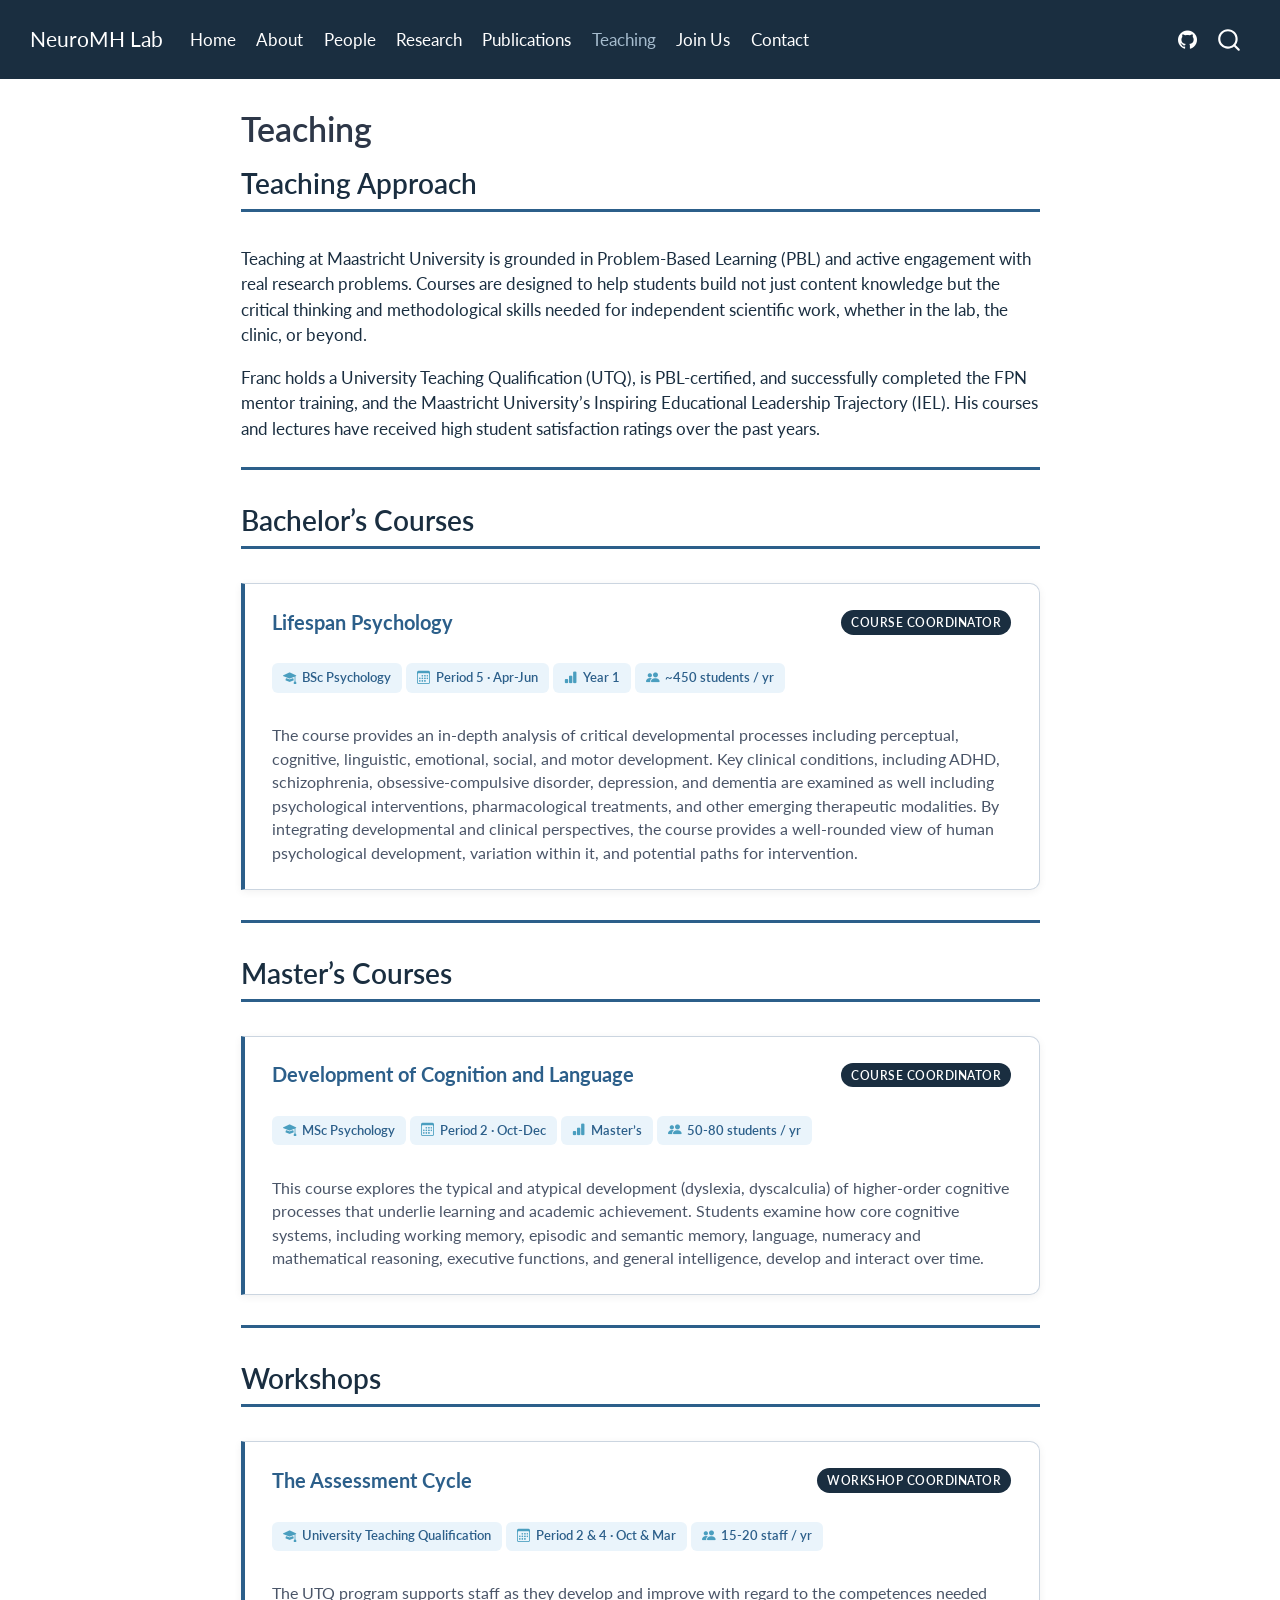
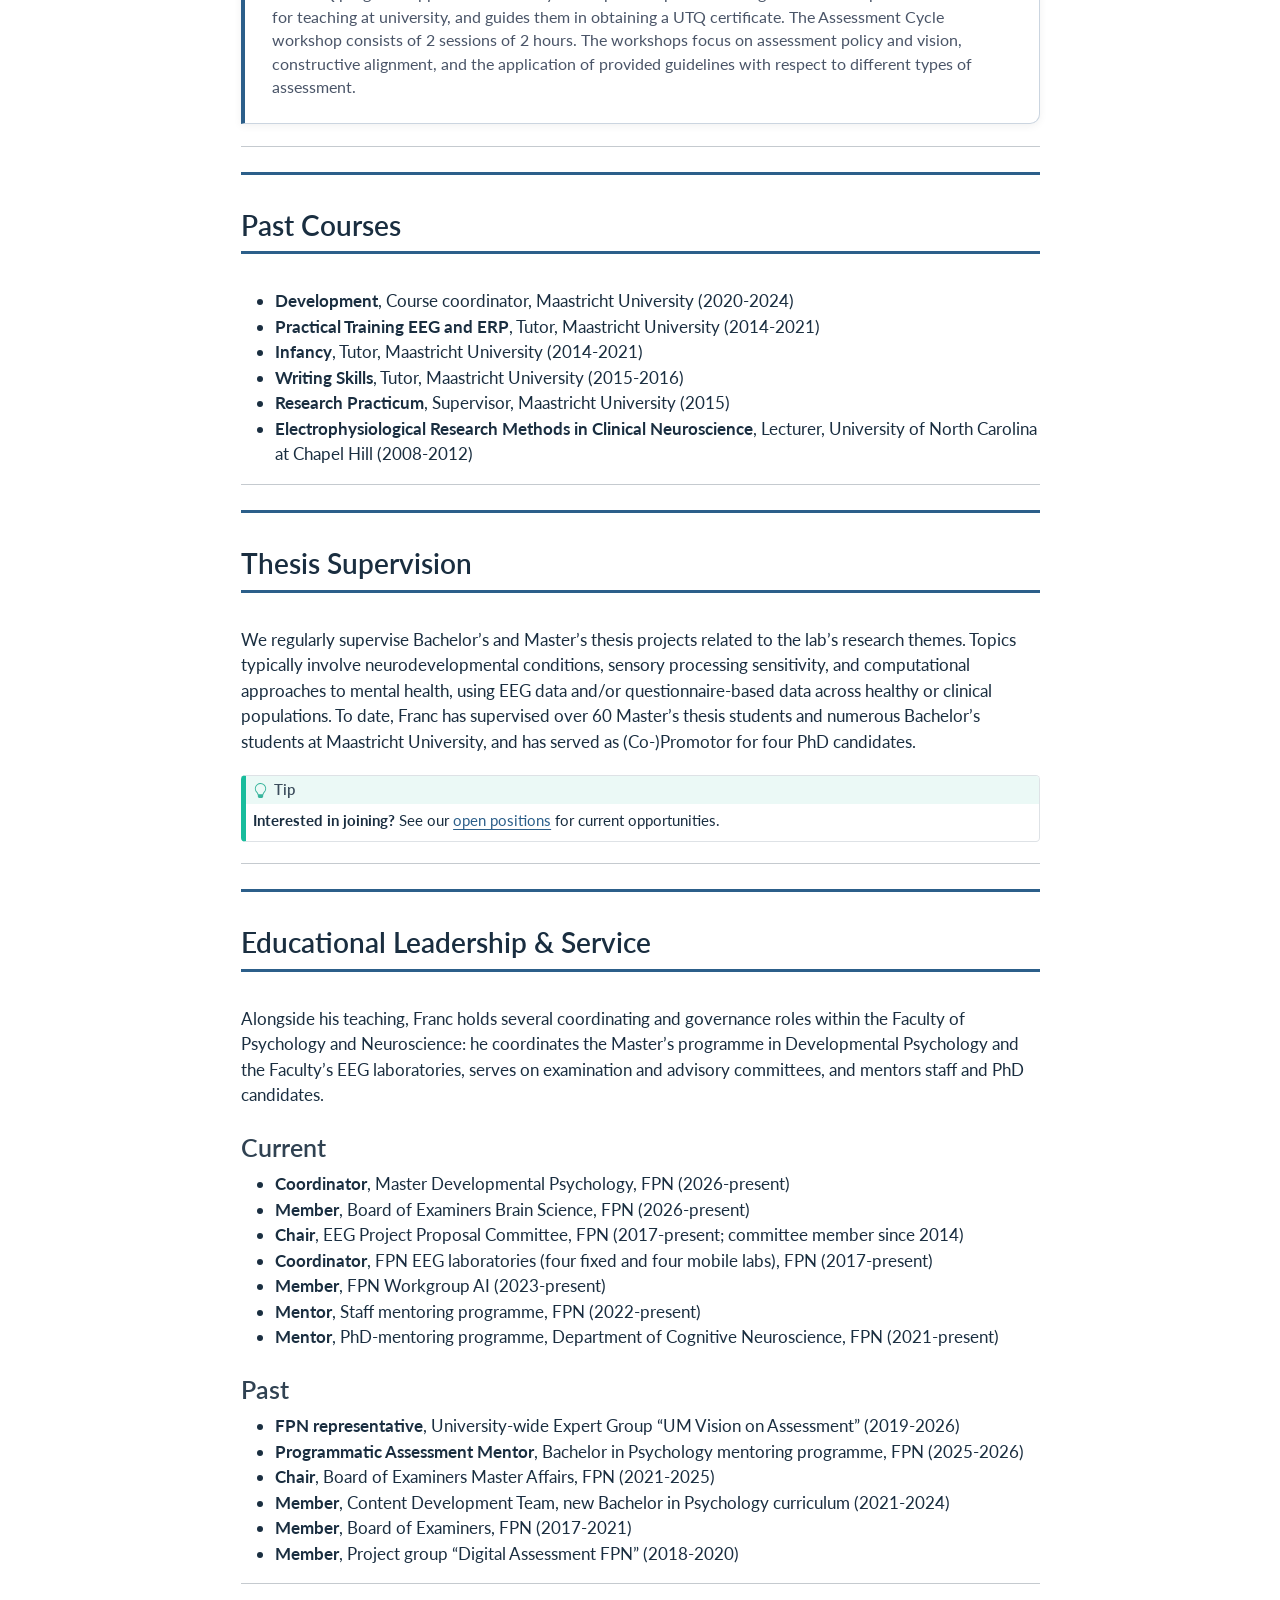
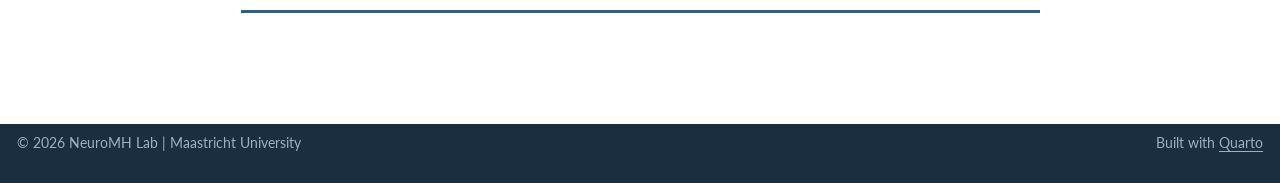
<file: courses.html>
<!DOCTYPE html>
<html xmlns="http://www.w3.org/1999/xhtml" lang="en" xml:lang="en"><head>

<meta charset="utf-8">
<meta name="generator" content="quarto-1.10.18">

<meta name="viewport" content="width=device-width, initial-scale=1.0, user-scalable=yes">


<title>Teaching – NeuroMH Lab</title>
<style>
/* Default styles provided by pandoc.
** See https://pandoc.org/MANUAL.html#variables-for-html for config info.
*/
span.smallcaps{font-variant: small-caps;}
div.columns{display: flex; gap: 1.5em;}
div.column{flex: auto;}
@media screen {
div.columns{gap: min(4vw, 1.5em);}
div.column{overflow-x: auto;}
}
div.hanging-indent{margin-left: 1.5em; text-indent: -1.5em;}
ul.task-list{list-style: none;}
ul.task-list li input[type="checkbox"] {
  width: 0.8em;
  margin: 0 0.8em 0.2em -1em; /* quarto-specific, see https://github.com/quarto-dev/quarto-cli/issues/4556 */ 
  vertical-align: middle;
}
</style>


<script src="site_libs/quarto-nav/quarto-nav.js"></script>
<script src="site_libs/quarto-nav/headroom.min.js"></script>
<script src="site_libs/clipboard/clipboard.min.js"></script>
<script src="site_libs/quarto-search/autocomplete.umd.js"></script>
<script src="site_libs/quarto-search/fuse.min.js"></script>
<script src="site_libs/quarto-search/quarto-search.js"></script>
<meta name="quarto:offset" content="./">
<link href="./images/favicon.svg" rel="icon" type="image/svg+xml">
<script src="site_libs/quarto-html/quarto.js" type="module"></script>
<script src="site_libs/quarto-html/tabsets/tabsets.js" type="module"></script>
<script src="site_libs/quarto-html/popper.min.js"></script>
<script src="site_libs/quarto-html/tippy.umd.min.js"></script>
<script src="site_libs/quarto-html/anchor.min.js"></script>
<link href="site_libs/quarto-html/tippy.css" rel="stylesheet">
<link href="site_libs/quarto-html/quarto-syntax-highlighting-64a204ab8560d761af7679ceaba22944.css" rel="stylesheet" id="quarto-text-highlighting-styles">
<script src="site_libs/bootstrap/bootstrap.min.js"></script>
<link href="site_libs/bootstrap/bootstrap-icons.css" rel="stylesheet">
<link href="site_libs/bootstrap/bootstrap-8b237c92aeef38381af290c4ba9e2076.min.css" rel="stylesheet" append-hash="true" id="quarto-bootstrap" data-mode="light">
<script id="quarto-search-options" type="application/json">{
  "location": "navbar",
  "copy-button": false,
  "collapse-after": 3,
  "panel-placement": "end",
  "type": "overlay",
  "limit": 50,
  "keyboard-shortcut": [
    "f",
    "/",
    "s"
  ],
  "show-item-context": false,
  "language": {
    "search-no-results-text": "No results",
    "search-matching-documents-text": "matching documents",
    "search-copy-link-title": "Copy link to search",
    "search-hide-matches-text": "Hide additional matches",
    "search-more-match-text": "more match in this document",
    "search-more-matches-text": "more matches in this document",
    "search-clear-button-title": "Clear",
    "search-text-placeholder": "",
    "search-detached-cancel-button-title": "Cancel",
    "search-submit-button-title": "Submit",
    "search-label": "Search"
  }
}</script>
<style>html{ scroll-behavior: smooth; }</style>
<meta name="google-site-verification" content="wyatzZpmjRF4A53Ua1ZnaKeWRlAvXtMnKe37lyLRXOM">
<link rel="icon" type="image/png" sizes="16x16" href="./images/favicon-16x16.png">
<link rel="icon" type="image/png" sizes="32x32" href="./images/favicon-32x32.png">
<link rel="icon" type="image/png" sizes="192x192" href="./images/favicon-192x192.png">
<link rel="apple-touch-icon" href="./images/apple-touch-icon.png">
<script type="application/ld+json">
{
  "@context": "https://schema.org",
  "@graph": [
    {
      "@type": "Person",
      "@id": "https://neuromh-lab.github.io/#franc-donkers",
      "name": "Franc Donkers",
      "alternateName": "Franc C. L. Donkers",
      "givenName": "Franc",
      "familyName": "Donkers",
      "jobTitle": "Associate Professor of Cognitive Neuroscience",
      "url": "https://neuromh-lab.github.io",
      "image": "https://neuromh-lab.github.io/images/Franc_Donkers_Pasfoto.jpg",
      "affiliation": { "@type": "CollegeOrUniversity", "name": "Maastricht University" },
      "worksFor": { "@id": "https://neuromh-lab.github.io/#lab" },
      "sameAs": [
        "https://www.maastrichtuniversity.nl/fcl-donkers",
        "https://orcid.org/0000-0002-8252-0426",
        "https://scholar.google.com/citations?user=Us06lxoAAAAJ",
        "https://www.scopus.com/authid/detail.uri?authorId=9839162300",
        "https://www.webofscience.com/wos/author/record/H-2391-2013",
        "https://loop.frontiersin.org/people/27221"
      ]
    },
    {
      "@type": "ResearchOrganization",
      "@id": "https://neuromh-lab.github.io/#lab",
      "name": "Neurocognitive Development & Mental Health Research Lab",
      "alternateName": "NeuroMH Lab",
      "url": "https://neuromh-lab.github.io",
      "logo": "https://neuromh-lab.github.io/images/favicon-192x192.png",
      "parentOrganization": { "@type": "CollegeOrUniversity", "name": "Maastricht University" },
      "founder": { "@id": "https://neuromh-lab.github.io/#franc-donkers" }
    }
  ]
}
</script>


<meta property="og:title" content="Teaching – NeuroMH Lab">
<meta property="og:description" content="Neurocognitive Development &amp; Mental Health Research Lab at Maastricht University, led by Franc Donkers: EEG/ERP research on neurocognitive development and mental health.">
<meta property="og:image" content="https://neuromh-lab.github.io/images/Franc_Donkers_Pasfoto.jpg">
<meta property="og:site_name" content="NeuroMH Lab">
<meta name="twitter:title" content="Teaching – NeuroMH Lab">
<meta name="twitter:description" content="Neurocognitive Development &amp; Mental Health Research Lab at Maastricht University, led by Franc Donkers: EEG/ERP research on neurocognitive development and mental health.">
<meta name="twitter:image" content="https://neuromh-lab.github.io/images/Franc_Donkers_Pasfoto.jpg">
<meta name="twitter:card" content="summary_large_image">
</head>

<body class="nav-fixed fullcontent quarto-light">

<div id="quarto-search-results"></div>
  <header id="quarto-header" class="headroom fixed-top">
    <nav class="navbar navbar-expand-lg " data-bs-theme="dark">
      <div class="navbar-container container-fluid">
      <div class="navbar-brand-container mx-auto">
    <a class="navbar-brand" href="./index.html">
    <span class="navbar-title">NeuroMH Lab</span>
    </a>
  </div>
            <div id="quarto-search" class="" title="Search"></div>
          <button class="navbar-toggler" type="button" data-bs-toggle="collapse" data-bs-target="#navbarCollapse" aria-controls="navbarCollapse" role="menu" aria-expanded="false" aria-label="Toggle navigation" onclick="if (window.quartoToggleHeadroom) { window.quartoToggleHeadroom(); }">
  <span class="navbar-toggler-icon"></span>
</button>
          <div class="collapse navbar-collapse" id="navbarCollapse">
            <ul class="navbar-nav navbar-nav-scroll me-auto">
  <li class="nav-item">
    <a class="nav-link" href="./index.html"> 
<span class="menu-text">Home</span></a>
  </li>  
  <li class="nav-item">
    <a class="nav-link" href="./about.html"> 
<span class="menu-text">About</span></a>
  </li>  
  <li class="nav-item">
    <a class="nav-link" href="./members.html"> 
<span class="menu-text">People</span></a>
  </li>  
  <li class="nav-item">
    <a class="nav-link" href="./research.html"> 
<span class="menu-text">Research</span></a>
  </li>  
  <li class="nav-item">
    <a class="nav-link" href="./publications.html"> 
<span class="menu-text">Publications</span></a>
  </li>  
  <li class="nav-item">
    <a class="nav-link active" href="./courses.html" aria-current="page"> 
<span class="menu-text">Teaching</span></a>
  </li>  
  <li class="nav-item">
    <a class="nav-link" href="./opportunities.html"> 
<span class="menu-text">Join Us</span></a>
  </li>  
  <li class="nav-item">
    <a class="nav-link" href="./contact.html"> 
<span class="menu-text">Contact</span></a>
  </li>  
</ul>
            <ul class="navbar-nav navbar-nav-scroll ms-auto">
  <li class="nav-item compact">
    <a class="nav-link" href="https://github.com/neuromh-lab/neuromh-lab.github.io"> <i class="bi bi-github" role="img">
</i> 
<span class="menu-text"></span></a>
  </li>  
</ul>
          </div> <!-- /navcollapse -->
            <div class="quarto-navbar-tools">
</div>
      </div> <!-- /container-fluid -->
    </nav>
</header>
<!-- content -->
<div id="quarto-content" class="quarto-container page-columns page-rows-contents page-layout-article page-navbar">
<!-- sidebar -->
<!-- margin-sidebar -->
    
<!-- main -->
<main class="content" id="quarto-document-content">

<header id="title-block-header" class="quarto-title-block default">
<div class="quarto-title">
<h1 class="title">Teaching</h1>
</div>



<div class="quarto-title-meta">

    
  
    
  </div>
  


</header>


<section id="teaching-approach" class="level2 section-heading">
<h2 class="section-heading anchored" data-anchor-id="teaching-approach">Teaching Approach</h2>
<p>Teaching at Maastricht University is grounded in Problem-Based Learning (PBL) and active engagement with real research problems. Courses are designed to help students build not just content knowledge but the critical thinking and methodological skills needed for independent scientific work, whether in the lab, the clinic, or beyond.</p>
<p>Franc holds a University Teaching Qualification (UTQ), is PBL-certified, and successfully completed the FPN mentor training, and the Maastricht University’s Inspiring Educational Leadership Trajectory (IEL). His courses and lectures have received high student satisfaction ratings over the past years.</p>
</section>
<section id="bachelors-courses" class="level2 section-heading">
<h2 class="section-heading anchored" data-anchor-id="bachelors-courses">Bachelor’s Courses</h2>
<div class="course-card">
<div class="course-head">
<p class="course-title">
Lifespan Psychology
</p>
<p><span class="role-badge">Course Coordinator</span></p>
</div>
<div class="course-meta">
<p><span class="meta-pill"><i class="bi bi-mortarboard-fill"></i> BSc Psychology</span> <span class="meta-pill"><i class="bi bi-calendar3"></i> Period 5 · Apr-Jun</span> <span class="meta-pill"><i class="bi bi-bar-chart-fill"></i> Year 1</span> <span class="meta-pill"><i class="bi bi-people-fill"></i> ~450 students / yr</span></p>
</div>
<p class="course-desc">
The course provides an in-depth analysis of critical developmental processes including perceptual, cognitive, linguistic, emotional, social, and motor development. Key clinical conditions, including ADHD, schizophrenia, obsessive-compulsive disorder, depression, and dementia are examined as well including psychological interventions, pharmacological treatments, and other emerging therapeutic modalities. By integrating developmental and clinical perspectives, the course provides a well-rounded view of human psychological development, variation within it, and potential paths for intervention.
</p>
</div>
</section>
<section id="masters-courses" class="level2 section-heading">
<h2 class="section-heading anchored" data-anchor-id="masters-courses">Master’s Courses</h2>
<div class="course-card">
<div class="course-head">
<p class="course-title">
Development of Cognition and Language
</p>
<p><span class="role-badge">Course Coordinator</span></p>
</div>
<div class="course-meta">
<p><span class="meta-pill"><i class="bi bi-mortarboard-fill"></i> MSc Psychology</span> <span class="meta-pill"><i class="bi bi-calendar3"></i> Period 2 · Oct-Dec</span> <span class="meta-pill"><i class="bi bi-bar-chart-fill"></i> Master’s</span> <span class="meta-pill"><i class="bi bi-people-fill"></i> 50-80 students / yr</span></p>
</div>
<p class="course-desc">
This course explores the typical and atypical development (dyslexia, dyscalculia) of higher-order cognitive processes that underlie learning and academic achievement. Students examine how core cognitive systems, including working memory, episodic and semantic memory, language, numeracy and mathematical reasoning, executive functions, and general intelligence, develop and interact over time.
</p>
</div>
</section>
<section id="workshops" class="level2 section-heading">
<h2 class="section-heading anchored" data-anchor-id="workshops">Workshops</h2>
<div class="course-card">
<div class="course-head">
<p class="course-title">
The Assessment Cycle
</p>
<p><span class="role-badge">Workshop Coordinator</span></p>
</div>
<div class="course-meta">
<p><span class="meta-pill"><i class="bi bi-mortarboard-fill"></i> University Teaching Qualification</span> <span class="meta-pill"><i class="bi bi-calendar3"></i> Period 2 &amp; 4 · Oct &amp; Mar</span> <span class="meta-pill"><i class="bi bi-people-fill"></i> 15-20 staff / yr</span></p>
</div>
<p class="course-desc">
The UTQ program supports staff as they develop and improve with regard to the competences needed for teaching at university, and guides them in obtaining a UTQ certificate. The Assessment Cycle workshop consists of 2 sessions of 2 hours. The workshops focus on assessment policy and vision, constructive alignment, and the application of provided guidelines with respect to different types of assessment.
</p>
</div>
<hr>
</section>
<section id="past-courses" class="level2 section-heading">
<h2 class="section-heading anchored" data-anchor-id="past-courses">Past Courses</h2>
<ul>
<li><strong>Development</strong>, Course coordinator, Maastricht University (2020-2024)</li>
<li><strong>Practical Training EEG and ERP</strong>, Tutor, Maastricht University (2014-2021)</li>
<li><strong>Infancy</strong>, Tutor, Maastricht University (2014-2021)</li>
<li><strong>Writing Skills</strong>, Tutor, Maastricht University (2015-2016)</li>
<li><strong>Research Practicum</strong>, Supervisor, Maastricht University (2015)</li>
<li><strong>Electrophysiological Research Methods in Clinical Neuroscience</strong>, Lecturer, University of North Carolina at Chapel Hill (2008-2012)</li>
</ul>
<hr>
</section>
<section id="thesis-supervision" class="level2 section-heading">
<h2 class="section-heading anchored" data-anchor-id="thesis-supervision">Thesis Supervision</h2>
<p>We regularly supervise Bachelor’s and Master’s thesis projects related to the lab’s research themes. Topics typically involve neurodevelopmental conditions, sensory processing sensitivity, and computational approaches to mental health, using EEG data and/or questionnaire-based data across healthy or clinical populations. To date, Franc has supervised over 60 Master’s thesis students and numerous Bachelor’s students at Maastricht University, and has served as (Co-)Promotor for four PhD candidates.</p>
<div class="callout callout-style-default callout-tip callout-titled">
<div class="callout-header d-flex align-content-center">
<div class="callout-icon-container">
<i class="callout-icon"></i>
</div>
<div class="callout-title-container flex-fill">
Tip
</div>
</div>
<div class="callout-body-container callout-body">
<p><strong>Interested in joining?</strong> See our <a href="./opportunities.html">open positions</a> for current opportunities.</p>
</div>
</div>
<hr>
</section>
<section id="educational-leadership-service" class="level2 section-heading">
<h2 class="section-heading anchored" data-anchor-id="educational-leadership-service">Educational Leadership &amp; Service</h2>
<p>Alongside his teaching, Franc holds several coordinating and governance roles within the Faculty of Psychology and Neuroscience: he coordinates the Master’s programme in Developmental Psychology and the Faculty’s EEG laboratories, serves on examination and advisory committees, and mentors staff and PhD candidates.</p>
<section id="current" class="level3">
<h3 class="anchored" data-anchor-id="current">Current</h3>
<ul>
<li><strong>Coordinator</strong>, Master Developmental Psychology, FPN (2026-present)</li>
<li><strong>Member</strong>, Board of Examiners Brain Science, FPN (2026-present)</li>
<li><strong>Chair</strong>, EEG Project Proposal Committee, FPN (2017-present; committee member since 2014)</li>
<li><strong>Coordinator</strong>, FPN EEG laboratories (four fixed and four mobile labs), FPN (2017-present)</li>
<li><strong>Member</strong>, FPN Workgroup AI (2023-present)</li>
<li><strong>Mentor</strong>, Staff mentoring programme, FPN (2022-present)</li>
<li><strong>Mentor</strong>, PhD-mentoring programme, Department of Cognitive Neuroscience, FPN (2021-present)</li>
</ul>
</section>
<section id="past" class="level3">
<h3 class="anchored" data-anchor-id="past">Past</h3>
<ul>
<li><strong>FPN representative</strong>, University-wide Expert Group “UM Vision on Assessment” (2019-2026)</li>
<li><strong>Programmatic Assessment Mentor</strong>, Bachelor in Psychology mentoring programme, FPN (2025-2026)</li>
<li><strong>Chair</strong>, Board of Examiners Master Affairs, FPN (2021-2025)</li>
<li><strong>Member</strong>, Content Development Team, new Bachelor in Psychology curriculum (2021-2024)</li>
<li><strong>Member</strong>, Board of Examiners, FPN (2017-2021)</li>
<li><strong>Member</strong>, Project group “Digital Assessment FPN” (2018-2020)</li>
</ul>
<hr>


</section>
</section>

</main> <!-- /main -->
<script id="quarto-html-after-body" type="application/javascript">
  window.document.addEventListener("DOMContentLoaded", function (event) {
    const icon = "";
    const anchorJS = new window.AnchorJS();
    anchorJS.options = {
      placement: 'right',
      icon: icon
    };
    anchorJS.add('.anchored');
    const isCodeAnnotation = (el) => {
      for (const clz of el.classList) {
        if (clz.startsWith('code-annotation-')) {                     
          return true;
        }
      }
      return false;
    }
    const onCopySuccess = function(e) {
      // button target
      const button = e.trigger;
      // don't keep focus
      button.blur();
      // flash "checked"
      button.classList.add('code-copy-button-checked');
      var currentTitle = button.getAttribute("title");
      button.setAttribute("title", "Copied!");
      let tooltip;
      if (window.bootstrap) {
        button.setAttribute("data-bs-toggle", "tooltip");
        button.setAttribute("data-bs-placement", "left");
        button.setAttribute("data-bs-title", "Copied!");
        tooltip = new bootstrap.Tooltip(button, 
          { trigger: "manual", 
            customClass: "code-copy-button-tooltip",
            offset: [0, -8]});
        tooltip.show();    
      }
      setTimeout(function() {
        if (tooltip) {
          tooltip.hide();
          button.removeAttribute("data-bs-title");
          button.removeAttribute("data-bs-toggle");
          button.removeAttribute("data-bs-placement");
        }
        button.setAttribute("title", currentTitle);
        button.classList.remove('code-copy-button-checked');
      }, 1000);
      // clear code selection
      e.clearSelection();
    }
    const getTextToCopy = function(trigger) {
      const outerScaffold = trigger.parentElement.cloneNode(true);
      const codeEl = outerScaffold.querySelector('code');
      for (const childEl of codeEl.children) {
        if (isCodeAnnotation(childEl)) {
          childEl.remove();
        }
      }
      return codeEl.innerText;
    }
    const clipboard = new window.ClipboardJS('.code-copy-button:not([data-in-quarto-modal])', {
      text: getTextToCopy
    });
    clipboard.on('success', onCopySuccess);
    if (window.document.getElementById('quarto-embedded-source-code-modal')) {
      const clipboardModal = new window.ClipboardJS('.code-copy-button[data-in-quarto-modal]', {
        text: getTextToCopy,
        container: window.document.getElementById('quarto-embedded-source-code-modal')
      });
      clipboardModal.on('success', onCopySuccess);
    }
      var localhostRegex = new RegExp(/^(?:http|https):\/\/localhost\:?[0-9]*\//);
      var mailtoRegex = new RegExp(/^mailto:/);
        var filterRegex = new RegExp("https:\/\/neuromh-lab\.github\.io");
      var isInternal = (href) => {
          return filterRegex.test(href) || localhostRegex.test(href) || mailtoRegex.test(href);
      }
      // Inspect non-navigation links and adorn them if external
     var links = window.document.querySelectorAll('a[href]:not(.nav-link):not(.navbar-brand):not(.toc-action):not(.sidebar-link):not(.sidebar-item-toggle):not(.pagination-link):not(.no-external):not([aria-hidden]):not(.dropdown-item):not(.quarto-navigation-tool):not(.about-link)');
      for (var i=0; i<links.length; i++) {
        const link = links[i];
        if (!isInternal(link.href)) {
          // undo the damage that might have been done by quarto-nav.js in the case of
          // links that we want to consider external
          if (link.dataset.originalHref !== undefined) {
            link.href = link.dataset.originalHref;
          }
        }
      }
    function tippyHover(el, contentFn, onTriggerFn, onUntriggerFn) {
      const config = {
        allowHTML: true,
        maxWidth: 500,
        delay: 100,
        arrow: false,
        appendTo: function(el) {
            return el.parentElement;
        },
        interactive: true,
        interactiveBorder: 10,
        theme: 'quarto',
        placement: 'bottom-start',
      };
      if (contentFn) {
        config.content = contentFn;
      }
      if (onTriggerFn) {
        config.onTrigger = onTriggerFn;
      }
      if (onUntriggerFn) {
        config.onUntrigger = onUntriggerFn;
      }
      window.tippy(el, config); 
    }
    const noterefs = window.document.querySelectorAll('a[role="doc-noteref"]');
    for (var i=0; i<noterefs.length; i++) {
      const ref = noterefs[i];
      tippyHover(ref, function() {
        // use id or data attribute instead here
        let href = ref.getAttribute('data-footnote-href') || ref.getAttribute('href');
        try { href = new URL(href).hash; } catch {}
        const id = href.replace(/^#\/?/, "");
        const note = window.document.getElementById(id);
        if (note) {
          return note.innerHTML;
        } else {
          return "";
        }
      });
    }
    const xrefs = window.document.querySelectorAll('a.quarto-xref');
    const processXRef = (id, note) => {
      // Strip column container classes
      const stripColumnClz = (el) => {
        el.classList.remove("page-full", "page-columns");
        if (el.children) {
          for (const child of el.children) {
            stripColumnClz(child);
          }
        }
      }
      stripColumnClz(note)
      if (id === null || id.startsWith('sec-')) {
        // Special case sections, only their first couple elements
        const container = document.createElement("div");
        if (note.children && note.children.length > 2) {
          container.appendChild(note.children[0].cloneNode(true));
          for (let i = 1; i < note.children.length; i++) {
            const child = note.children[i];
            if (child.tagName === "P" && child.innerText === "") {
              continue;
            } else {
              container.appendChild(child.cloneNode(true));
              break;
            }
          }
          if (window.Quarto?.typesetMath) {
            window.Quarto.typesetMath(container);
          }
          return container.innerHTML
        } else {
          if (window.Quarto?.typesetMath) {
            window.Quarto.typesetMath(note);
          }
          return note.innerHTML;
        }
      } else {
        // Remove any anchor links if they are present
        const anchorLink = note.querySelector('a.anchorjs-link');
        if (anchorLink) {
          anchorLink.remove();
        }
        if (window.Quarto?.typesetMath) {
          window.Quarto.typesetMath(note);
        }
        if (note.classList.contains("callout")) {
          return note.outerHTML;
        } else {
          return note.innerHTML;
        }
      }
    }
    for (var i=0; i<xrefs.length; i++) {
      const xref = xrefs[i];
      tippyHover(xref, undefined, function(instance) {
        instance.disable();
        let url = xref.getAttribute('href');
        let hash = undefined; 
        if (url.startsWith('#')) {
          hash = url;
        } else {
          try { hash = new URL(url).hash; } catch {}
        }
        if (hash) {
          const id = hash.replace(/^#\/?/, "");
          const note = window.document.getElementById(id);
          if (note !== null) {
            try {
              const html = processXRef(id, note.cloneNode(true));
              instance.setContent(html);
            } finally {
              instance.enable();
              instance.show();
            }
          } else {
            // See if we can fetch this
            fetch(url.split('#')[0])
            .then(res => res.text())
            .then(html => {
              const parser = new DOMParser();
              const htmlDoc = parser.parseFromString(html, "text/html");
              const note = htmlDoc.getElementById(id);
              if (note !== null) {
                const html = processXRef(id, note);
                instance.setContent(html);
              } 
            }).finally(() => {
              instance.enable();
              instance.show();
            });
          }
        } else {
          // See if we can fetch a full url (with no hash to target)
          // This is a special case and we should probably do some content thinning / targeting
          fetch(url)
          .then(res => res.text())
          .then(html => {
            const parser = new DOMParser();
            const htmlDoc = parser.parseFromString(html, "text/html");
            const note = htmlDoc.querySelector('main.content');
            if (note !== null) {
              // This should only happen for chapter cross references
              // (since there is no id in the URL)
              // remove the first header
              if (note.children.length > 0 && note.children[0].tagName === "HEADER") {
                note.children[0].remove();
              }
              const html = processXRef(null, note);
              instance.setContent(html);
            } 
          }).finally(() => {
            instance.enable();
            instance.show();
          });
        }
      }, function(instance) {
      });
    }
        let selectedAnnoteEl;
        const selectorForAnnotation = ( cell, annotation) => {
          let cellAttr = 'data-code-cell="' + cell + '"';
          let lineAttr = 'data-code-annotation="' +  annotation + '"';
          const selector = 'span[' + cellAttr + '][' + lineAttr + ']';
          return selector;
        }
        const selectCodeLines = (annoteEl) => {
          const doc = window.document;
          const targetCell = annoteEl.getAttribute("data-target-cell");
          const targetAnnotation = annoteEl.getAttribute("data-target-annotation");
          const annoteSpan = window.document.querySelector(selectorForAnnotation(targetCell, targetAnnotation));
          const lines = annoteSpan.getAttribute("data-code-lines").split(",");
          const lineIds = lines.map((line) => {
            return targetCell + "-" + line;
          })
          let top = null;
          let height = null;
          let parent = null;
          if (lineIds.length > 0) {
              //compute the position of the single el (top and bottom and make a div)
              const el = window.document.getElementById(lineIds[0]);
              top = el.offsetTop;
              height = el.offsetHeight;
              parent = el.parentElement.parentElement;
            if (lineIds.length > 1) {
              const lastEl = window.document.getElementById(lineIds[lineIds.length - 1]);
              const bottom = lastEl.offsetTop + lastEl.offsetHeight;
              height = bottom - top;
            }
            if (top !== null && height !== null && parent !== null) {
              // cook up a div (if necessary) and position it 
              let div = window.document.getElementById("code-annotation-line-highlight");
              if (div === null) {
                div = window.document.createElement("div");
                div.setAttribute("id", "code-annotation-line-highlight");
                div.style.position = 'absolute';
                parent.appendChild(div);
              }
              div.style.top = top - 2 + "px";
              div.style.height = height + 4 + "px";
              div.style.left = 0;
              let gutterDiv = window.document.getElementById("code-annotation-line-highlight-gutter");
              if (gutterDiv === null) {
                gutterDiv = window.document.createElement("div");
                gutterDiv.setAttribute("id", "code-annotation-line-highlight-gutter");
                gutterDiv.style.position = 'absolute';
                const codeCell = window.document.getElementById(targetCell);
                const gutter = codeCell.querySelector('.code-annotation-gutter');
                gutter.appendChild(gutterDiv);
              }
              gutterDiv.style.top = top - 2 + "px";
              gutterDiv.style.height = height + 4 + "px";
            }
            selectedAnnoteEl = annoteEl;
          }
        };
        const unselectCodeLines = () => {
          const elementsIds = ["code-annotation-line-highlight", "code-annotation-line-highlight-gutter"];
          elementsIds.forEach((elId) => {
            const div = window.document.getElementById(elId);
            if (div) {
              div.remove();
            }
          });
          selectedAnnoteEl = undefined;
        };
          // Handle positioning of the toggle
      window.addEventListener(
        "resize",
        throttle(() => {
          elRect = undefined;
          if (selectedAnnoteEl) {
            selectCodeLines(selectedAnnoteEl);
          }
        }, 10)
      );
      function throttle(fn, ms) {
      let throttle = false;
      let timer;
        return (...args) => {
          if(!throttle) { // first call gets through
              fn.apply(this, args);
              throttle = true;
          } else { // all the others get throttled
              if(timer) clearTimeout(timer); // cancel #2
              timer = setTimeout(() => {
                fn.apply(this, args);
                timer = throttle = false;
              }, ms);
          }
        };
      }
        // Attach click handler to the DT
        const annoteDls = window.document.querySelectorAll('dt[data-target-cell]');
        for (const annoteDlNode of annoteDls) {
          annoteDlNode.addEventListener('click', (event) => {
            const clickedEl = event.target;
            if (clickedEl !== selectedAnnoteEl) {
              unselectCodeLines();
              const activeEl = window.document.querySelector('dt[data-target-cell].code-annotation-active');
              if (activeEl) {
                activeEl.classList.remove('code-annotation-active');
              }
              selectCodeLines(clickedEl);
              clickedEl.classList.add('code-annotation-active');
            } else {
              // Unselect the line
              unselectCodeLines();
              clickedEl.classList.remove('code-annotation-active');
            }
          });
        }
    const findCites = (el) => {
      const parentEl = el.parentElement;
      if (parentEl) {
        const cites = parentEl.dataset.cites;
        if (cites) {
          return {
            el,
            cites: cites.split(' ')
          };
        } else {
          return findCites(el.parentElement)
        }
      } else {
        return undefined;
      }
    };
    var bibliorefs = window.document.querySelectorAll('a[role="doc-biblioref"]');
    for (var i=0; i<bibliorefs.length; i++) {
      const ref = bibliorefs[i];
      const citeInfo = findCites(ref);
      if (citeInfo) {
        tippyHover(citeInfo.el, function() {
          var popup = window.document.createElement('div');
          citeInfo.cites.forEach(function(cite) {
            var citeDiv = window.document.createElement('div');
            citeDiv.classList.add('hanging-indent');
            citeDiv.classList.add('csl-entry');
            var biblioDiv = window.document.getElementById('ref-' + cite);
            if (biblioDiv) {
              citeDiv.innerHTML = biblioDiv.innerHTML;
            }
            popup.appendChild(citeDiv);
          });
          return popup.innerHTML;
        });
      }
    }
  });
  </script>
</div> <!-- /content -->
<footer class="footer">
  <div class="nav-footer">
    <div class="nav-footer-left">
<p>© 2026 NeuroMH Lab | Maastricht University</p>
</div>   
    <div class="nav-footer-center">
      &nbsp;
    </div>
    <div class="nav-footer-right">
<p>Built with <a href="https://quarto.org">Quarto</a></p>
</div>
  </div>
</footer>




<script src="site_libs/quarto-html/zenscroll-min.js"></script>
</body></html>
</file>
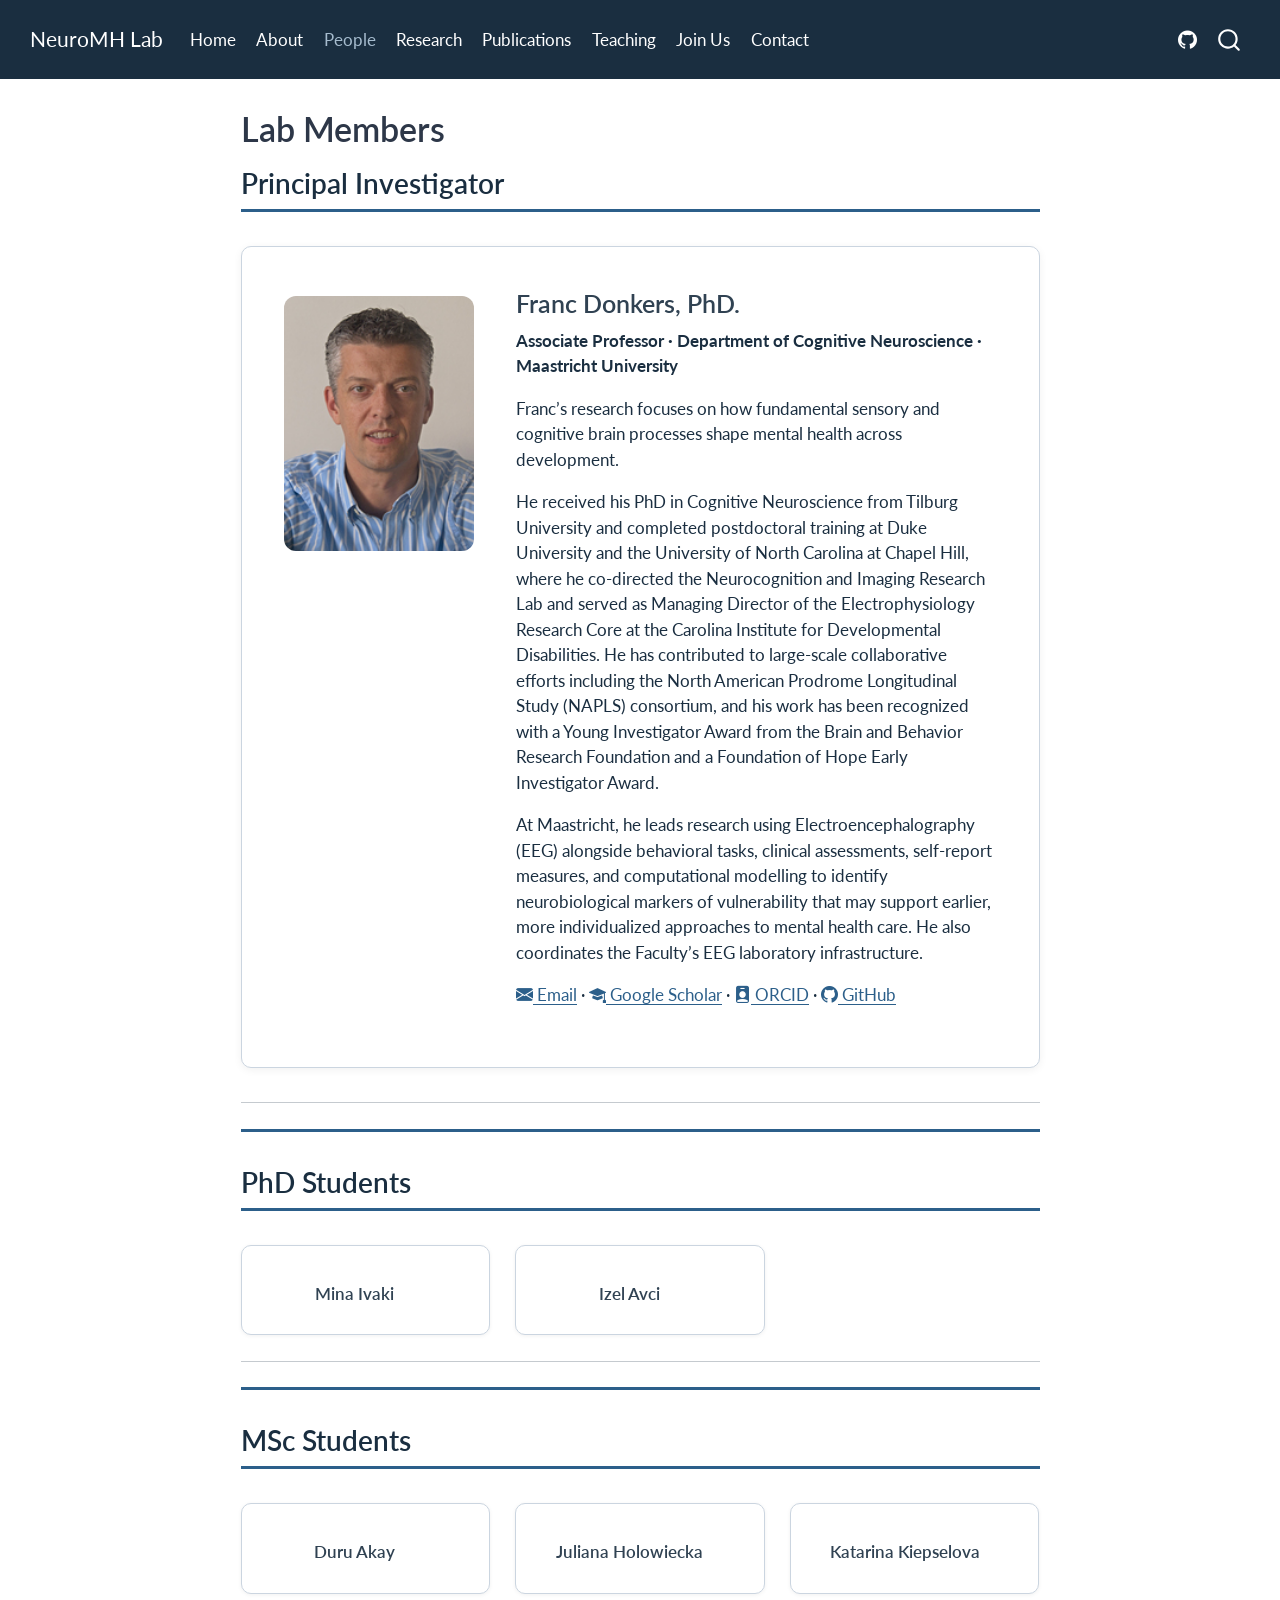
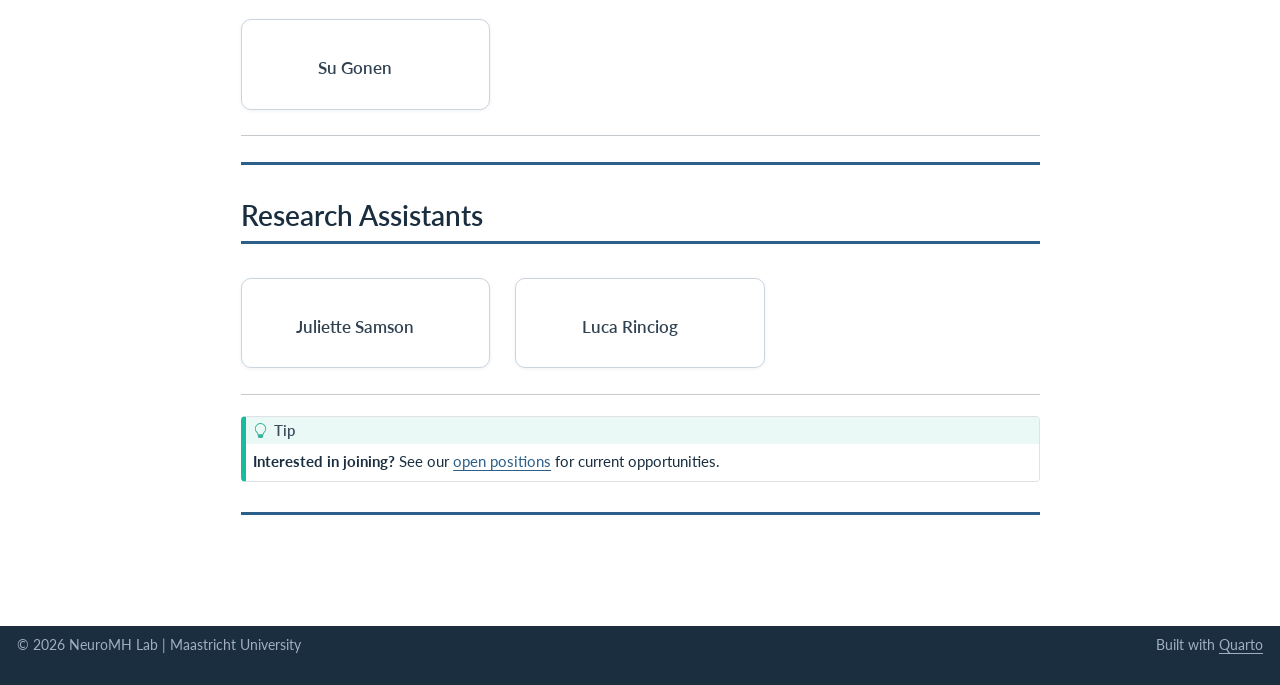
<file: members.html>
<!DOCTYPE html>
<html xmlns="http://www.w3.org/1999/xhtml" lang="en" xml:lang="en"><head>

<meta charset="utf-8">
<meta name="generator" content="quarto-1.10.18">

<meta name="viewport" content="width=device-width, initial-scale=1.0, user-scalable=yes">


<title>Lab Members – NeuroMH Lab</title>
<style>
/* Default styles provided by pandoc.
** See https://pandoc.org/MANUAL.html#variables-for-html for config info.
*/
span.smallcaps{font-variant: small-caps;}
div.columns{display: flex; gap: 1.5em;}
div.column{flex: auto;}
@media screen {
div.columns{gap: min(4vw, 1.5em);}
div.column{overflow-x: auto;}
}
div.hanging-indent{margin-left: 1.5em; text-indent: -1.5em;}
ul.task-list{list-style: none;}
ul.task-list li input[type="checkbox"] {
  width: 0.8em;
  margin: 0 0.8em 0.2em -1em; /* quarto-specific, see https://github.com/quarto-dev/quarto-cli/issues/4556 */ 
  vertical-align: middle;
}
</style>


<script src="site_libs/quarto-nav/quarto-nav.js"></script>
<script src="site_libs/quarto-nav/headroom.min.js"></script>
<script src="site_libs/clipboard/clipboard.min.js"></script>
<script src="site_libs/quarto-search/autocomplete.umd.js"></script>
<script src="site_libs/quarto-search/fuse.min.js"></script>
<script src="site_libs/quarto-search/quarto-search.js"></script>
<meta name="quarto:offset" content="./">
<link href="./images/favicon.svg" rel="icon" type="image/svg+xml">
<script src="site_libs/quarto-html/quarto.js" type="module"></script>
<script src="site_libs/quarto-html/tabsets/tabsets.js" type="module"></script>
<script src="site_libs/quarto-html/popper.min.js"></script>
<script src="site_libs/quarto-html/tippy.umd.min.js"></script>
<script src="site_libs/quarto-html/anchor.min.js"></script>
<link href="site_libs/quarto-html/tippy.css" rel="stylesheet">
<link href="site_libs/quarto-html/quarto-syntax-highlighting-64a204ab8560d761af7679ceaba22944.css" rel="stylesheet" id="quarto-text-highlighting-styles">
<script src="site_libs/bootstrap/bootstrap.min.js"></script>
<link href="site_libs/bootstrap/bootstrap-icons.css" rel="stylesheet">
<link href="site_libs/bootstrap/bootstrap-8b237c92aeef38381af290c4ba9e2076.min.css" rel="stylesheet" append-hash="true" id="quarto-bootstrap" data-mode="light">
<script id="quarto-search-options" type="application/json">{
  "location": "navbar",
  "copy-button": false,
  "collapse-after": 3,
  "panel-placement": "end",
  "type": "overlay",
  "limit": 50,
  "keyboard-shortcut": [
    "f",
    "/",
    "s"
  ],
  "show-item-context": false,
  "language": {
    "search-no-results-text": "No results",
    "search-matching-documents-text": "matching documents",
    "search-copy-link-title": "Copy link to search",
    "search-hide-matches-text": "Hide additional matches",
    "search-more-match-text": "more match in this document",
    "search-more-matches-text": "more matches in this document",
    "search-clear-button-title": "Clear",
    "search-text-placeholder": "",
    "search-detached-cancel-button-title": "Cancel",
    "search-submit-button-title": "Submit",
    "search-label": "Search"
  }
}</script>
<style>html{ scroll-behavior: smooth; }</style>
<meta name="google-site-verification" content="wyatzZpmjRF4A53Ua1ZnaKeWRlAvXtMnKe37lyLRXOM">
<link rel="icon" type="image/png" sizes="16x16" href="./images/favicon-16x16.png">
<link rel="icon" type="image/png" sizes="32x32" href="./images/favicon-32x32.png">
<link rel="icon" type="image/png" sizes="192x192" href="./images/favicon-192x192.png">
<link rel="apple-touch-icon" href="./images/apple-touch-icon.png">
<script type="application/ld+json">
{
  "@context": "https://schema.org",
  "@graph": [
    {
      "@type": "Person",
      "@id": "https://neuromh-lab.github.io/#franc-donkers",
      "name": "Franc Donkers",
      "alternateName": "Franc C. L. Donkers",
      "givenName": "Franc",
      "familyName": "Donkers",
      "jobTitle": "Associate Professor of Cognitive Neuroscience",
      "url": "https://neuromh-lab.github.io",
      "image": "https://neuromh-lab.github.io/images/Franc_Donkers_Pasfoto.jpg",
      "affiliation": { "@type": "CollegeOrUniversity", "name": "Maastricht University" },
      "worksFor": { "@id": "https://neuromh-lab.github.io/#lab" },
      "sameAs": [
        "https://www.maastrichtuniversity.nl/fcl-donkers",
        "https://orcid.org/0000-0002-8252-0426",
        "https://scholar.google.com/citations?user=Us06lxoAAAAJ",
        "https://www.scopus.com/authid/detail.uri?authorId=9839162300",
        "https://www.webofscience.com/wos/author/record/H-2391-2013",
        "https://loop.frontiersin.org/people/27221"
      ]
    },
    {
      "@type": "ResearchOrganization",
      "@id": "https://neuromh-lab.github.io/#lab",
      "name": "Neurocognitive Development & Mental Health Research Lab",
      "alternateName": "NeuroMH Lab",
      "url": "https://neuromh-lab.github.io",
      "logo": "https://neuromh-lab.github.io/images/favicon-192x192.png",
      "parentOrganization": { "@type": "CollegeOrUniversity", "name": "Maastricht University" },
      "founder": { "@id": "https://neuromh-lab.github.io/#franc-donkers" }
    }
  ]
}
</script>


<meta property="og:title" content="Lab Members – NeuroMH Lab">
<meta property="og:image" content="https://neuromh-lab.github.io/images/Franc_Donkers_Pasfoto.jpg">
<meta property="og:site_name" content="NeuroMH Lab">
<meta name="twitter:title" content="Lab Members – NeuroMH Lab">
<meta name="twitter:image" content="https://neuromh-lab.github.io/images/Franc_Donkers_Pasfoto.jpg">
<meta name="twitter:card" content="summary_large_image">
</head>

<body class="nav-fixed fullcontent quarto-light">

<div id="quarto-search-results"></div>
  <header id="quarto-header" class="headroom fixed-top">
    <nav class="navbar navbar-expand-lg " data-bs-theme="dark">
      <div class="navbar-container container-fluid">
      <div class="navbar-brand-container mx-auto">
    <a class="navbar-brand" href="./index.html">
    <span class="navbar-title">NeuroMH Lab</span>
    </a>
  </div>
            <div id="quarto-search" class="" title="Search"></div>
          <button class="navbar-toggler" type="button" data-bs-toggle="collapse" data-bs-target="#navbarCollapse" aria-controls="navbarCollapse" role="menu" aria-expanded="false" aria-label="Toggle navigation" onclick="if (window.quartoToggleHeadroom) { window.quartoToggleHeadroom(); }">
  <span class="navbar-toggler-icon"></span>
</button>
          <div class="collapse navbar-collapse" id="navbarCollapse">
            <ul class="navbar-nav navbar-nav-scroll me-auto">
  <li class="nav-item">
    <a class="nav-link" href="./index.html"> 
<span class="menu-text">Home</span></a>
  </li>  
  <li class="nav-item">
    <a class="nav-link" href="./about.html"> 
<span class="menu-text">About</span></a>
  </li>  
  <li class="nav-item">
    <a class="nav-link active" href="./members.html" aria-current="page"> 
<span class="menu-text">People</span></a>
  </li>  
  <li class="nav-item">
    <a class="nav-link" href="./research.html"> 
<span class="menu-text">Research</span></a>
  </li>  
  <li class="nav-item">
    <a class="nav-link" href="./publications.html"> 
<span class="menu-text">Publications</span></a>
  </li>  
  <li class="nav-item">
    <a class="nav-link" href="./courses.html"> 
<span class="menu-text">Teaching</span></a>
  </li>  
  <li class="nav-item">
    <a class="nav-link" href="./opportunities.html"> 
<span class="menu-text">Join Us</span></a>
  </li>  
  <li class="nav-item">
    <a class="nav-link" href="./contact.html"> 
<span class="menu-text">Contact</span></a>
  </li>  
</ul>
            <ul class="navbar-nav navbar-nav-scroll ms-auto">
  <li class="nav-item compact">
    <a class="nav-link" href="https://github.com/neuromh-lab/neuromh-lab.github.io"> <i class="bi bi-github" role="img">
</i> 
<span class="menu-text"></span></a>
  </li>  
</ul>
          </div> <!-- /navcollapse -->
            <div class="quarto-navbar-tools">
</div>
      </div> <!-- /container-fluid -->
    </nav>
</header>
<!-- content -->
<div id="quarto-content" class="quarto-container page-columns page-rows-contents page-layout-article page-navbar">
<!-- sidebar -->
<!-- margin-sidebar -->
    
<!-- main -->
<main class="content" id="quarto-document-content">

<header id="title-block-header" class="quarto-title-block default">
<div class="quarto-title">
<h1 class="title">Lab Members</h1>
</div>



<div class="quarto-title-meta">

    
  
    
  </div>
  


</header>


<section id="principal-investigator" class="level2 section-heading">
<h2 class="section-heading anchored" data-anchor-id="principal-investigator">Principal Investigator</h2>
<div class="pi-card">
<p><img src="images/Franc_Donkers_Pasfoto.jpg" class="pi-photo img-fluid"></p>
<section id="franc-donkers-phd." class="level3 pi-info">
<h3 class="anchored" data-anchor-id="franc-donkers-phd.">Franc Donkers, PhD.</h3>
<p><strong>Associate Professor · Department of Cognitive Neuroscience · Maastricht University</strong></p>
<p>Franc’s research focuses on how fundamental sensory and cognitive brain processes shape mental health across development.</p>
<p>He received his PhD in Cognitive Neuroscience from Tilburg University and completed postdoctoral training at Duke University and the University of North Carolina at Chapel Hill, where he co-directed the Neurocognition and Imaging Research Lab and served as Managing Director of the Electrophysiology Research Core at the Carolina Institute for Developmental Disabilities. He has contributed to large-scale collaborative efforts including the North American Prodrome Longitudinal Study (NAPLS) consortium, and his work has been recognized with a Young Investigator Award from the Brain and Behavior Research Foundation and a Foundation of Hope Early Investigator Award.</p>
<p>At Maastricht, he leads research using Electroencephalography (EEG) alongside behavioral tasks, clinical assessments, self-report measures, and computational modelling to identify neurobiological markers of vulnerability that may support earlier, more individualized approaches to mental health care. He also coordinates the Faculty’s EEG laboratory infrastructure.</p>
<div class="member-links">
<p><a href="mailto:franc.donkers@maastrichtuniversity.nl"><i class="bi bi-envelope-fill"></i> Email</a> · <a href="https://scholar.google.nl/citations?user=Us06lxoAAAAJ&amp;hl=nl"><i class="bi bi-mortarboard-fill"></i> Google Scholar</a> · <a href="https://orcid.org/0000-0002-8252-0426"><i class="bi bi-person-badge-fill"></i> ORCID</a> · <a href="https://github.com/francdonkers"><i class="bi bi-github"></i> GitHub</a></p>
</div>
</section>
</div>
<hr>
</section>
<section id="phd-students" class="level2 section-heading">
<h2 class="section-heading anchored" data-anchor-id="phd-students">PhD Students</h2>
<div class="members-grid">
<section id="mina-ivaki" class="level3 member-card">
<h3 class="anchored" data-anchor-id="mina-ivaki">Mina Ivaki</h3>
</section>
<section id="izel-avci" class="level3 member-card">
<h3 class="anchored" data-anchor-id="izel-avci">Izel Avci</h3>
</section>
</div>
<hr>
</section>
<section id="msc-students" class="level2 section-heading">
<h2 class="section-heading anchored" data-anchor-id="msc-students">MSc Students</h2>
<div class="members-grid">
<section id="duru-akay" class="level3 member-card">
<h3 class="anchored" data-anchor-id="duru-akay">Duru Akay</h3>
</section>
<section id="juliana-holowiecka" class="level3 member-card">
<h3 class="anchored" data-anchor-id="juliana-holowiecka">Juliana Holowiecka</h3>
</section>
<section id="katarina-kiepselova" class="level3 member-card">
<h3 class="anchored" data-anchor-id="katarina-kiepselova">Katarina Kiepselova</h3>
</section>
<section id="su-gonen" class="level3 member-card">
<h3 class="anchored" data-anchor-id="su-gonen">Su Gonen</h3>
</section>
</div>
<hr>
</section>
<section id="research-assistants" class="level2 section-heading">
<h2 class="section-heading anchored" data-anchor-id="research-assistants">Research Assistants</h2>
<div class="members-grid">
<section id="juliette-samson" class="level3 member-card">
<h3 class="anchored" data-anchor-id="juliette-samson">Juliette Samson</h3>
</section>
<section id="luca-rinciog" class="level3 member-card">
<h3 class="anchored" data-anchor-id="luca-rinciog">Luca Rinciog</h3>
</section>
</div>
<hr>
<div class="callout callout-style-default callout-tip callout-titled">
<div class="callout-header d-flex align-content-center">
<div class="callout-icon-container">
<i class="callout-icon"></i>
</div>
<div class="callout-title-container flex-fill">
Tip
</div>
</div>
<div class="callout-body-container callout-body">
<p><strong>Interested in joining?</strong> See our <a href="./opportunities.html">open positions</a> for current opportunities.</p>
</div>
</div>


</section>

</main> <!-- /main -->
<script id="quarto-html-after-body" type="application/javascript">
  window.document.addEventListener("DOMContentLoaded", function (event) {
    const icon = "";
    const anchorJS = new window.AnchorJS();
    anchorJS.options = {
      placement: 'right',
      icon: icon
    };
    anchorJS.add('.anchored');
    const isCodeAnnotation = (el) => {
      for (const clz of el.classList) {
        if (clz.startsWith('code-annotation-')) {                     
          return true;
        }
      }
      return false;
    }
    const onCopySuccess = function(e) {
      // button target
      const button = e.trigger;
      // don't keep focus
      button.blur();
      // flash "checked"
      button.classList.add('code-copy-button-checked');
      var currentTitle = button.getAttribute("title");
      button.setAttribute("title", "Copied!");
      let tooltip;
      if (window.bootstrap) {
        button.setAttribute("data-bs-toggle", "tooltip");
        button.setAttribute("data-bs-placement", "left");
        button.setAttribute("data-bs-title", "Copied!");
        tooltip = new bootstrap.Tooltip(button, 
          { trigger: "manual", 
            customClass: "code-copy-button-tooltip",
            offset: [0, -8]});
        tooltip.show();    
      }
      setTimeout(function() {
        if (tooltip) {
          tooltip.hide();
          button.removeAttribute("data-bs-title");
          button.removeAttribute("data-bs-toggle");
          button.removeAttribute("data-bs-placement");
        }
        button.setAttribute("title", currentTitle);
        button.classList.remove('code-copy-button-checked');
      }, 1000);
      // clear code selection
      e.clearSelection();
    }
    const getTextToCopy = function(trigger) {
      const outerScaffold = trigger.parentElement.cloneNode(true);
      const codeEl = outerScaffold.querySelector('code');
      for (const childEl of codeEl.children) {
        if (isCodeAnnotation(childEl)) {
          childEl.remove();
        }
      }
      return codeEl.innerText;
    }
    const clipboard = new window.ClipboardJS('.code-copy-button:not([data-in-quarto-modal])', {
      text: getTextToCopy
    });
    clipboard.on('success', onCopySuccess);
    if (window.document.getElementById('quarto-embedded-source-code-modal')) {
      const clipboardModal = new window.ClipboardJS('.code-copy-button[data-in-quarto-modal]', {
        text: getTextToCopy,
        container: window.document.getElementById('quarto-embedded-source-code-modal')
      });
      clipboardModal.on('success', onCopySuccess);
    }
      var localhostRegex = new RegExp(/^(?:http|https):\/\/localhost\:?[0-9]*\//);
      var mailtoRegex = new RegExp(/^mailto:/);
        var filterRegex = new RegExp("https:\/\/neuromh-lab\.github\.io");
      var isInternal = (href) => {
          return filterRegex.test(href) || localhostRegex.test(href) || mailtoRegex.test(href);
      }
      // Inspect non-navigation links and adorn them if external
     var links = window.document.querySelectorAll('a[href]:not(.nav-link):not(.navbar-brand):not(.toc-action):not(.sidebar-link):not(.sidebar-item-toggle):not(.pagination-link):not(.no-external):not([aria-hidden]):not(.dropdown-item):not(.quarto-navigation-tool):not(.about-link)');
      for (var i=0; i<links.length; i++) {
        const link = links[i];
        if (!isInternal(link.href)) {
          // undo the damage that might have been done by quarto-nav.js in the case of
          // links that we want to consider external
          if (link.dataset.originalHref !== undefined) {
            link.href = link.dataset.originalHref;
          }
        }
      }
    function tippyHover(el, contentFn, onTriggerFn, onUntriggerFn) {
      const config = {
        allowHTML: true,
        maxWidth: 500,
        delay: 100,
        arrow: false,
        appendTo: function(el) {
            return el.parentElement;
        },
        interactive: true,
        interactiveBorder: 10,
        theme: 'quarto',
        placement: 'bottom-start',
      };
      if (contentFn) {
        config.content = contentFn;
      }
      if (onTriggerFn) {
        config.onTrigger = onTriggerFn;
      }
      if (onUntriggerFn) {
        config.onUntrigger = onUntriggerFn;
      }
      window.tippy(el, config); 
    }
    const noterefs = window.document.querySelectorAll('a[role="doc-noteref"]');
    for (var i=0; i<noterefs.length; i++) {
      const ref = noterefs[i];
      tippyHover(ref, function() {
        // use id or data attribute instead here
        let href = ref.getAttribute('data-footnote-href') || ref.getAttribute('href');
        try { href = new URL(href).hash; } catch {}
        const id = href.replace(/^#\/?/, "");
        const note = window.document.getElementById(id);
        if (note) {
          return note.innerHTML;
        } else {
          return "";
        }
      });
    }
    const xrefs = window.document.querySelectorAll('a.quarto-xref');
    const processXRef = (id, note) => {
      // Strip column container classes
      const stripColumnClz = (el) => {
        el.classList.remove("page-full", "page-columns");
        if (el.children) {
          for (const child of el.children) {
            stripColumnClz(child);
          }
        }
      }
      stripColumnClz(note)
      if (id === null || id.startsWith('sec-')) {
        // Special case sections, only their first couple elements
        const container = document.createElement("div");
        if (note.children && note.children.length > 2) {
          container.appendChild(note.children[0].cloneNode(true));
          for (let i = 1; i < note.children.length; i++) {
            const child = note.children[i];
            if (child.tagName === "P" && child.innerText === "") {
              continue;
            } else {
              container.appendChild(child.cloneNode(true));
              break;
            }
          }
          if (window.Quarto?.typesetMath) {
            window.Quarto.typesetMath(container);
          }
          return container.innerHTML
        } else {
          if (window.Quarto?.typesetMath) {
            window.Quarto.typesetMath(note);
          }
          return note.innerHTML;
        }
      } else {
        // Remove any anchor links if they are present
        const anchorLink = note.querySelector('a.anchorjs-link');
        if (anchorLink) {
          anchorLink.remove();
        }
        if (window.Quarto?.typesetMath) {
          window.Quarto.typesetMath(note);
        }
        if (note.classList.contains("callout")) {
          return note.outerHTML;
        } else {
          return note.innerHTML;
        }
      }
    }
    for (var i=0; i<xrefs.length; i++) {
      const xref = xrefs[i];
      tippyHover(xref, undefined, function(instance) {
        instance.disable();
        let url = xref.getAttribute('href');
        let hash = undefined; 
        if (url.startsWith('#')) {
          hash = url;
        } else {
          try { hash = new URL(url).hash; } catch {}
        }
        if (hash) {
          const id = hash.replace(/^#\/?/, "");
          const note = window.document.getElementById(id);
          if (note !== null) {
            try {
              const html = processXRef(id, note.cloneNode(true));
              instance.setContent(html);
            } finally {
              instance.enable();
              instance.show();
            }
          } else {
            // See if we can fetch this
            fetch(url.split('#')[0])
            .then(res => res.text())
            .then(html => {
              const parser = new DOMParser();
              const htmlDoc = parser.parseFromString(html, "text/html");
              const note = htmlDoc.getElementById(id);
              if (note !== null) {
                const html = processXRef(id, note);
                instance.setContent(html);
              } 
            }).finally(() => {
              instance.enable();
              instance.show();
            });
          }
        } else {
          // See if we can fetch a full url (with no hash to target)
          // This is a special case and we should probably do some content thinning / targeting
          fetch(url)
          .then(res => res.text())
          .then(html => {
            const parser = new DOMParser();
            const htmlDoc = parser.parseFromString(html, "text/html");
            const note = htmlDoc.querySelector('main.content');
            if (note !== null) {
              // This should only happen for chapter cross references
              // (since there is no id in the URL)
              // remove the first header
              if (note.children.length > 0 && note.children[0].tagName === "HEADER") {
                note.children[0].remove();
              }
              const html = processXRef(null, note);
              instance.setContent(html);
            } 
          }).finally(() => {
            instance.enable();
            instance.show();
          });
        }
      }, function(instance) {
      });
    }
        let selectedAnnoteEl;
        const selectorForAnnotation = ( cell, annotation) => {
          let cellAttr = 'data-code-cell="' + cell + '"';
          let lineAttr = 'data-code-annotation="' +  annotation + '"';
          const selector = 'span[' + cellAttr + '][' + lineAttr + ']';
          return selector;
        }
        const selectCodeLines = (annoteEl) => {
          const doc = window.document;
          const targetCell = annoteEl.getAttribute("data-target-cell");
          const targetAnnotation = annoteEl.getAttribute("data-target-annotation");
          const annoteSpan = window.document.querySelector(selectorForAnnotation(targetCell, targetAnnotation));
          const lines = annoteSpan.getAttribute("data-code-lines").split(",");
          const lineIds = lines.map((line) => {
            return targetCell + "-" + line;
          })
          let top = null;
          let height = null;
          let parent = null;
          if (lineIds.length > 0) {
              //compute the position of the single el (top and bottom and make a div)
              const el = window.document.getElementById(lineIds[0]);
              top = el.offsetTop;
              height = el.offsetHeight;
              parent = el.parentElement.parentElement;
            if (lineIds.length > 1) {
              const lastEl = window.document.getElementById(lineIds[lineIds.length - 1]);
              const bottom = lastEl.offsetTop + lastEl.offsetHeight;
              height = bottom - top;
            }
            if (top !== null && height !== null && parent !== null) {
              // cook up a div (if necessary) and position it 
              let div = window.document.getElementById("code-annotation-line-highlight");
              if (div === null) {
                div = window.document.createElement("div");
                div.setAttribute("id", "code-annotation-line-highlight");
                div.style.position = 'absolute';
                parent.appendChild(div);
              }
              div.style.top = top - 2 + "px";
              div.style.height = height + 4 + "px";
              div.style.left = 0;
              let gutterDiv = window.document.getElementById("code-annotation-line-highlight-gutter");
              if (gutterDiv === null) {
                gutterDiv = window.document.createElement("div");
                gutterDiv.setAttribute("id", "code-annotation-line-highlight-gutter");
                gutterDiv.style.position = 'absolute';
                const codeCell = window.document.getElementById(targetCell);
                const gutter = codeCell.querySelector('.code-annotation-gutter');
                gutter.appendChild(gutterDiv);
              }
              gutterDiv.style.top = top - 2 + "px";
              gutterDiv.style.height = height + 4 + "px";
            }
            selectedAnnoteEl = annoteEl;
          }
        };
        const unselectCodeLines = () => {
          const elementsIds = ["code-annotation-line-highlight", "code-annotation-line-highlight-gutter"];
          elementsIds.forEach((elId) => {
            const div = window.document.getElementById(elId);
            if (div) {
              div.remove();
            }
          });
          selectedAnnoteEl = undefined;
        };
          // Handle positioning of the toggle
      window.addEventListener(
        "resize",
        throttle(() => {
          elRect = undefined;
          if (selectedAnnoteEl) {
            selectCodeLines(selectedAnnoteEl);
          }
        }, 10)
      );
      function throttle(fn, ms) {
      let throttle = false;
      let timer;
        return (...args) => {
          if(!throttle) { // first call gets through
              fn.apply(this, args);
              throttle = true;
          } else { // all the others get throttled
              if(timer) clearTimeout(timer); // cancel #2
              timer = setTimeout(() => {
                fn.apply(this, args);
                timer = throttle = false;
              }, ms);
          }
        };
      }
        // Attach click handler to the DT
        const annoteDls = window.document.querySelectorAll('dt[data-target-cell]');
        for (const annoteDlNode of annoteDls) {
          annoteDlNode.addEventListener('click', (event) => {
            const clickedEl = event.target;
            if (clickedEl !== selectedAnnoteEl) {
              unselectCodeLines();
              const activeEl = window.document.querySelector('dt[data-target-cell].code-annotation-active');
              if (activeEl) {
                activeEl.classList.remove('code-annotation-active');
              }
              selectCodeLines(clickedEl);
              clickedEl.classList.add('code-annotation-active');
            } else {
              // Unselect the line
              unselectCodeLines();
              clickedEl.classList.remove('code-annotation-active');
            }
          });
        }
    const findCites = (el) => {
      const parentEl = el.parentElement;
      if (parentEl) {
        const cites = parentEl.dataset.cites;
        if (cites) {
          return {
            el,
            cites: cites.split(' ')
          };
        } else {
          return findCites(el.parentElement)
        }
      } else {
        return undefined;
      }
    };
    var bibliorefs = window.document.querySelectorAll('a[role="doc-biblioref"]');
    for (var i=0; i<bibliorefs.length; i++) {
      const ref = bibliorefs[i];
      const citeInfo = findCites(ref);
      if (citeInfo) {
        tippyHover(citeInfo.el, function() {
          var popup = window.document.createElement('div');
          citeInfo.cites.forEach(function(cite) {
            var citeDiv = window.document.createElement('div');
            citeDiv.classList.add('hanging-indent');
            citeDiv.classList.add('csl-entry');
            var biblioDiv = window.document.getElementById('ref-' + cite);
            if (biblioDiv) {
              citeDiv.innerHTML = biblioDiv.innerHTML;
            }
            popup.appendChild(citeDiv);
          });
          return popup.innerHTML;
        });
      }
    }
  });
  </script>
</div> <!-- /content -->
<footer class="footer">
  <div class="nav-footer">
    <div class="nav-footer-left">
<p>© 2026 NeuroMH Lab | Maastricht University</p>
</div>   
    <div class="nav-footer-center">
      &nbsp;
    </div>
    <div class="nav-footer-right">
<p>Built with <a href="https://quarto.org">Quarto</a></p>
</div>
  </div>
</footer>




<script src="site_libs/quarto-html/zenscroll-min.js"></script>
</body></html>
</file>
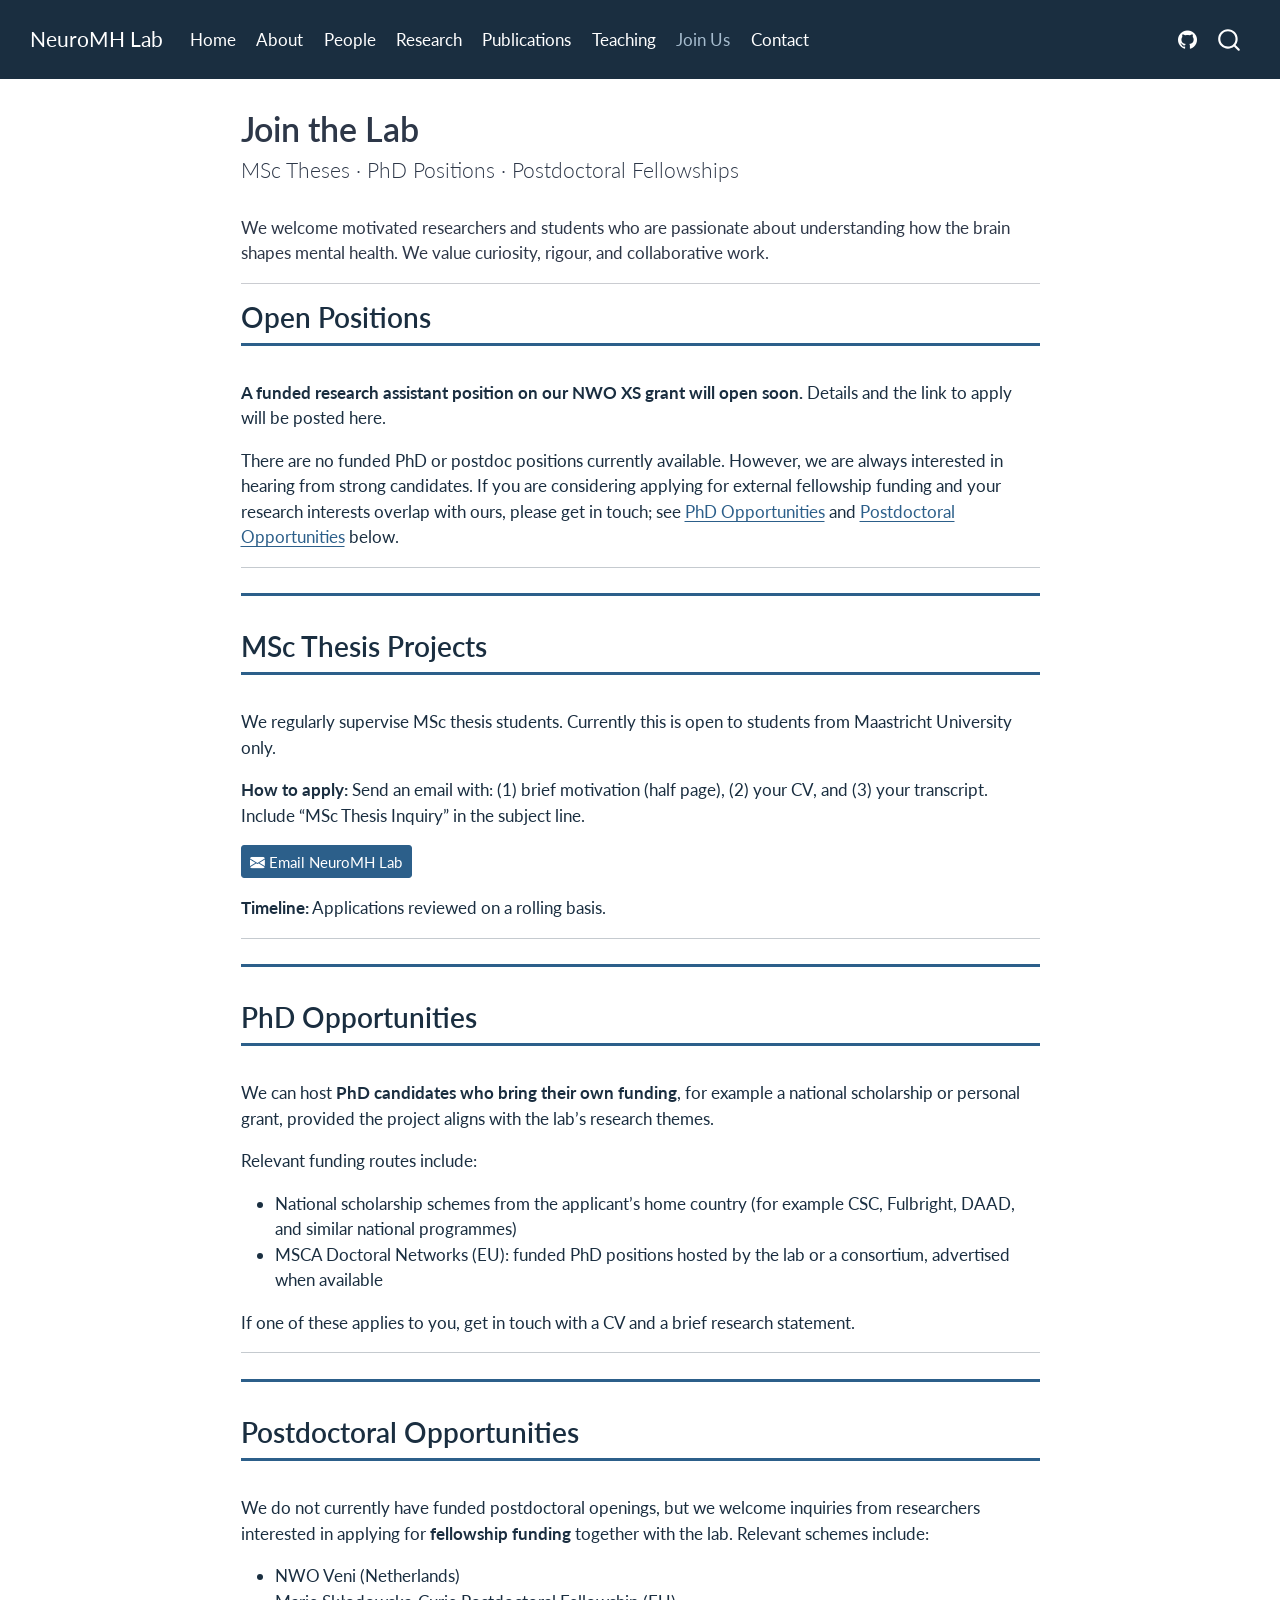
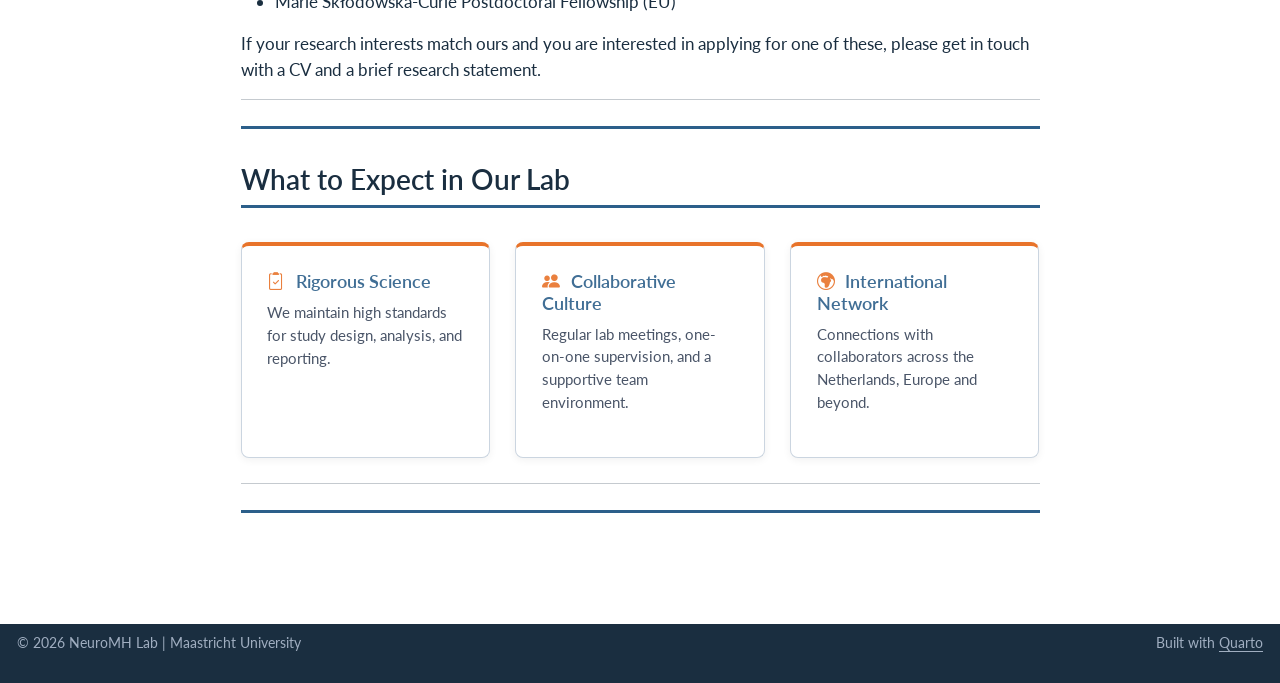
<file: opportunities.html>
<!DOCTYPE html>
<html xmlns="http://www.w3.org/1999/xhtml" lang="en" xml:lang="en"><head>

<meta charset="utf-8">
<meta name="generator" content="quarto-1.10.18">

<meta name="viewport" content="width=device-width, initial-scale=1.0, user-scalable=yes">


<title>Join the Lab – NeuroMH Lab</title>
<style>
/* Default styles provided by pandoc.
** See https://pandoc.org/MANUAL.html#variables-for-html for config info.
*/
span.smallcaps{font-variant: small-caps;}
div.columns{display: flex; gap: 1.5em;}
div.column{flex: auto;}
@media screen {
div.columns{gap: min(4vw, 1.5em);}
div.column{overflow-x: auto;}
}
div.hanging-indent{margin-left: 1.5em; text-indent: -1.5em;}
ul.task-list{list-style: none;}
ul.task-list li input[type="checkbox"] {
  width: 0.8em;
  margin: 0 0.8em 0.2em -1em; /* quarto-specific, see https://github.com/quarto-dev/quarto-cli/issues/4556 */ 
  vertical-align: middle;
}
</style>


<script src="site_libs/quarto-nav/quarto-nav.js"></script>
<script src="site_libs/quarto-nav/headroom.min.js"></script>
<script src="site_libs/clipboard/clipboard.min.js"></script>
<script src="site_libs/quarto-search/autocomplete.umd.js"></script>
<script src="site_libs/quarto-search/fuse.min.js"></script>
<script src="site_libs/quarto-search/quarto-search.js"></script>
<meta name="quarto:offset" content="./">
<link href="./images/favicon.svg" rel="icon" type="image/svg+xml">
<script src="site_libs/quarto-html/quarto.js" type="module"></script>
<script src="site_libs/quarto-html/tabsets/tabsets.js" type="module"></script>
<script src="site_libs/quarto-html/popper.min.js"></script>
<script src="site_libs/quarto-html/tippy.umd.min.js"></script>
<script src="site_libs/quarto-html/anchor.min.js"></script>
<link href="site_libs/quarto-html/tippy.css" rel="stylesheet">
<link href="site_libs/quarto-html/quarto-syntax-highlighting-64a204ab8560d761af7679ceaba22944.css" rel="stylesheet" id="quarto-text-highlighting-styles">
<script src="site_libs/bootstrap/bootstrap.min.js"></script>
<link href="site_libs/bootstrap/bootstrap-icons.css" rel="stylesheet">
<link href="site_libs/bootstrap/bootstrap-8b237c92aeef38381af290c4ba9e2076.min.css" rel="stylesheet" append-hash="true" id="quarto-bootstrap" data-mode="light">
<script id="quarto-search-options" type="application/json">{
  "location": "navbar",
  "copy-button": false,
  "collapse-after": 3,
  "panel-placement": "end",
  "type": "overlay",
  "limit": 50,
  "keyboard-shortcut": [
    "f",
    "/",
    "s"
  ],
  "show-item-context": false,
  "language": {
    "search-no-results-text": "No results",
    "search-matching-documents-text": "matching documents",
    "search-copy-link-title": "Copy link to search",
    "search-hide-matches-text": "Hide additional matches",
    "search-more-match-text": "more match in this document",
    "search-more-matches-text": "more matches in this document",
    "search-clear-button-title": "Clear",
    "search-text-placeholder": "",
    "search-detached-cancel-button-title": "Cancel",
    "search-submit-button-title": "Submit",
    "search-label": "Search"
  }
}</script>
<style>html{ scroll-behavior: smooth; }</style>
<meta name="google-site-verification" content="wyatzZpmjRF4A53Ua1ZnaKeWRlAvXtMnKe37lyLRXOM">
<link rel="icon" type="image/png" sizes="16x16" href="./images/favicon-16x16.png">
<link rel="icon" type="image/png" sizes="32x32" href="./images/favicon-32x32.png">
<link rel="icon" type="image/png" sizes="192x192" href="./images/favicon-192x192.png">
<link rel="apple-touch-icon" href="./images/apple-touch-icon.png">
<script type="application/ld+json">
{
  "@context": "https://schema.org",
  "@graph": [
    {
      "@type": "Person",
      "@id": "https://neuromh-lab.github.io/#franc-donkers",
      "name": "Franc Donkers",
      "alternateName": "Franc C. L. Donkers",
      "givenName": "Franc",
      "familyName": "Donkers",
      "jobTitle": "Associate Professor of Cognitive Neuroscience",
      "url": "https://neuromh-lab.github.io",
      "image": "https://neuromh-lab.github.io/images/Franc_Donkers_Pasfoto.jpg",
      "affiliation": { "@type": "CollegeOrUniversity", "name": "Maastricht University" },
      "worksFor": { "@id": "https://neuromh-lab.github.io/#lab" },
      "sameAs": [
        "https://www.maastrichtuniversity.nl/fcl-donkers",
        "https://orcid.org/0000-0002-8252-0426",
        "https://scholar.google.com/citations?user=Us06lxoAAAAJ",
        "https://www.scopus.com/authid/detail.uri?authorId=9839162300",
        "https://www.webofscience.com/wos/author/record/H-2391-2013",
        "https://loop.frontiersin.org/people/27221"
      ]
    },
    {
      "@type": "ResearchOrganization",
      "@id": "https://neuromh-lab.github.io/#lab",
      "name": "Neurocognitive Development & Mental Health Research Lab",
      "alternateName": "NeuroMH Lab",
      "url": "https://neuromh-lab.github.io",
      "logo": "https://neuromh-lab.github.io/images/favicon-192x192.png",
      "parentOrganization": { "@type": "CollegeOrUniversity", "name": "Maastricht University" },
      "founder": { "@id": "https://neuromh-lab.github.io/#franc-donkers" }
    }
  ]
}
</script>


<meta property="og:title" content="Join the Lab – NeuroMH Lab">
<meta property="og:description" content="MSc Theses · PhD Positions · Postdoctoral Fellowships">
<meta property="og:image" content="https://neuromh-lab.github.io/images/Franc_Donkers_Pasfoto.jpg">
<meta property="og:site_name" content="NeuroMH Lab">
<meta name="twitter:title" content="Join the Lab – NeuroMH Lab">
<meta name="twitter:description" content="MSc Theses · PhD Positions · Postdoctoral Fellowships">
<meta name="twitter:image" content="https://neuromh-lab.github.io/images/Franc_Donkers_Pasfoto.jpg">
<meta name="twitter:card" content="summary_large_image">
</head>

<body class="nav-fixed fullcontent quarto-light">

<div id="quarto-search-results"></div>
  <header id="quarto-header" class="headroom fixed-top">
    <nav class="navbar navbar-expand-lg " data-bs-theme="dark">
      <div class="navbar-container container-fluid">
      <div class="navbar-brand-container mx-auto">
    <a class="navbar-brand" href="./index.html">
    <span class="navbar-title">NeuroMH Lab</span>
    </a>
  </div>
            <div id="quarto-search" class="" title="Search"></div>
          <button class="navbar-toggler" type="button" data-bs-toggle="collapse" data-bs-target="#navbarCollapse" aria-controls="navbarCollapse" role="menu" aria-expanded="false" aria-label="Toggle navigation" onclick="if (window.quartoToggleHeadroom) { window.quartoToggleHeadroom(); }">
  <span class="navbar-toggler-icon"></span>
</button>
          <div class="collapse navbar-collapse" id="navbarCollapse">
            <ul class="navbar-nav navbar-nav-scroll me-auto">
  <li class="nav-item">
    <a class="nav-link" href="./index.html"> 
<span class="menu-text">Home</span></a>
  </li>  
  <li class="nav-item">
    <a class="nav-link" href="./about.html"> 
<span class="menu-text">About</span></a>
  </li>  
  <li class="nav-item">
    <a class="nav-link" href="./members.html"> 
<span class="menu-text">People</span></a>
  </li>  
  <li class="nav-item">
    <a class="nav-link" href="./research.html"> 
<span class="menu-text">Research</span></a>
  </li>  
  <li class="nav-item">
    <a class="nav-link" href="./publications.html"> 
<span class="menu-text">Publications</span></a>
  </li>  
  <li class="nav-item">
    <a class="nav-link" href="./courses.html"> 
<span class="menu-text">Teaching</span></a>
  </li>  
  <li class="nav-item">
    <a class="nav-link active" href="./opportunities.html" aria-current="page"> 
<span class="menu-text">Join Us</span></a>
  </li>  
  <li class="nav-item">
    <a class="nav-link" href="./contact.html"> 
<span class="menu-text">Contact</span></a>
  </li>  
</ul>
            <ul class="navbar-nav navbar-nav-scroll ms-auto">
  <li class="nav-item compact">
    <a class="nav-link" href="https://github.com/neuromh-lab/neuromh-lab.github.io"> <i class="bi bi-github" role="img">
</i> 
<span class="menu-text"></span></a>
  </li>  
</ul>
          </div> <!-- /navcollapse -->
            <div class="quarto-navbar-tools">
</div>
      </div> <!-- /container-fluid -->
    </nav>
</header>
<!-- content -->
<div id="quarto-content" class="quarto-container page-columns page-rows-contents page-layout-article page-navbar">
<!-- sidebar -->
<!-- margin-sidebar -->
    
<!-- main -->
<main class="content" id="quarto-document-content">

<header id="title-block-header" class="quarto-title-block default">
<div class="quarto-title">
<h1 class="title">Join the Lab</h1>
<p class="subtitle lead">MSc Theses · PhD Positions · Postdoctoral Fellowships</p>
</div>



<div class="quarto-title-meta">

    
  
    
  </div>
  


</header>


<p>We welcome motivated researchers and students who are passionate about understanding how the brain shapes mental health. We value curiosity, rigour, and collaborative work.</p>
<hr>
<section id="open-positions" class="level2 section-heading">
<h2 class="section-heading anchored" data-anchor-id="open-positions">Open Positions</h2>
<p><strong>A funded research assistant position on our NWO XS grant will open soon.</strong> Details and the link to apply will be posted here.</p>
<p>There are no funded PhD or postdoc positions currently available. However, we are always interested in hearing from strong candidates. If you are considering applying for external fellowship funding and your research interests overlap with ours, please get in touch; see <a href="#phd">PhD Opportunities</a> and <a href="#postdoc">Postdoctoral Opportunities</a> below.</p>
<hr>
</section>
<section id="msc-thesis-projects" class="level2 section-heading">
<h2 class="section-heading anchored" data-anchor-id="msc-thesis-projects">MSc Thesis Projects</h2>
<p>We regularly supervise MSc thesis students. Currently this is open to students from Maastricht University only.</p>
<p><strong>How to apply:</strong> Send an email with: (1) brief motivation (half page), (2) your CV, and (3) your transcript. Include “MSc Thesis Inquiry” in the subject line.</p>
<p><a href="mailto:franc.donkers@maastrichtuniversity.nl?subject=MSc%20Thesis%20Inquiry" class="btn btn-primary btn-sm"><i class="bi bi-envelope-fill"></i> Email NeuroMH Lab</a></p>
<p><strong>Timeline:</strong> Applications reviewed on a rolling basis.</p>
<hr>
</section>
<section id="phd" class="level2 section-heading">
<h2 class="section-heading anchored" data-anchor-id="phd">PhD Opportunities</h2>
<p>We can host <strong>PhD candidates who bring their own funding</strong>, for example a national scholarship or personal grant, provided the project aligns with the lab’s research themes.</p>
<p>Relevant funding routes include:</p>
<ul>
<li>National scholarship schemes from the applicant’s home country (for example CSC, Fulbright, DAAD, and similar national programmes)</li>
<li>MSCA Doctoral Networks (EU): funded PhD positions hosted by the lab or a consortium, advertised when available</li>
</ul>
<p>If one of these applies to you, get in touch with a CV and a brief research statement.</p>
<hr>
</section>
<section id="postdoc" class="level2 section-heading">
<h2 class="section-heading anchored" data-anchor-id="postdoc">Postdoctoral Opportunities</h2>
<p>We do not currently have funded postdoctoral openings, but we welcome inquiries from researchers interested in applying for <strong>fellowship funding</strong> together with the lab. Relevant schemes include:</p>
<ul>
<li>NWO Veni (Netherlands)</li>
<li>Marie Skłodowska-Curie Postdoctoral Fellowship (EU)</li>
</ul>
<p>If your research interests match ours and you are interested in applying for one of these, please get in touch with a CV and a brief research statement.</p>
<hr>
</section>
<section id="what-to-expect-in-our-lab" class="level2 section-heading">
<h2 class="section-heading anchored" data-anchor-id="what-to-expect-in-our-lab">What to Expect in Our Lab</h2>
<div class="research-grid">
<section id="rigorous-science" class="level3 theme-card">
<h3 class="anchored" data-anchor-id="rigorous-science"><span class="theme-icon"><i class="bi bi-clipboard2-check"></i></span> Rigorous Science</h3>
<p>We maintain high standards for study design, analysis, and reporting.</p>
</section>
<section id="collaborative-culture" class="level3 theme-card">
<h3 class="anchored" data-anchor-id="collaborative-culture"><span class="theme-icon"><i class="bi bi-people-fill"></i></span> Collaborative Culture</h3>
<p>Regular lab meetings, one-on-one supervision, and a supportive team environment.</p>
</section>
<section id="international-network" class="level3 theme-card">
<h3 class="anchored" data-anchor-id="international-network"><span class="theme-icon"><i class="bi bi-globe-europe-africa"></i></span> International Network</h3>
<p>Connections with collaborators across the Netherlands, Europe and beyond.</p>
</section>
</div>
<hr>


</section>

</main> <!-- /main -->
<script id="quarto-html-after-body" type="application/javascript">
  window.document.addEventListener("DOMContentLoaded", function (event) {
    const icon = "";
    const anchorJS = new window.AnchorJS();
    anchorJS.options = {
      placement: 'right',
      icon: icon
    };
    anchorJS.add('.anchored');
    const isCodeAnnotation = (el) => {
      for (const clz of el.classList) {
        if (clz.startsWith('code-annotation-')) {                     
          return true;
        }
      }
      return false;
    }
    const onCopySuccess = function(e) {
      // button target
      const button = e.trigger;
      // don't keep focus
      button.blur();
      // flash "checked"
      button.classList.add('code-copy-button-checked');
      var currentTitle = button.getAttribute("title");
      button.setAttribute("title", "Copied!");
      let tooltip;
      if (window.bootstrap) {
        button.setAttribute("data-bs-toggle", "tooltip");
        button.setAttribute("data-bs-placement", "left");
        button.setAttribute("data-bs-title", "Copied!");
        tooltip = new bootstrap.Tooltip(button, 
          { trigger: "manual", 
            customClass: "code-copy-button-tooltip",
            offset: [0, -8]});
        tooltip.show();    
      }
      setTimeout(function() {
        if (tooltip) {
          tooltip.hide();
          button.removeAttribute("data-bs-title");
          button.removeAttribute("data-bs-toggle");
          button.removeAttribute("data-bs-placement");
        }
        button.setAttribute("title", currentTitle);
        button.classList.remove('code-copy-button-checked');
      }, 1000);
      // clear code selection
      e.clearSelection();
    }
    const getTextToCopy = function(trigger) {
      const outerScaffold = trigger.parentElement.cloneNode(true);
      const codeEl = outerScaffold.querySelector('code');
      for (const childEl of codeEl.children) {
        if (isCodeAnnotation(childEl)) {
          childEl.remove();
        }
      }
      return codeEl.innerText;
    }
    const clipboard = new window.ClipboardJS('.code-copy-button:not([data-in-quarto-modal])', {
      text: getTextToCopy
    });
    clipboard.on('success', onCopySuccess);
    if (window.document.getElementById('quarto-embedded-source-code-modal')) {
      const clipboardModal = new window.ClipboardJS('.code-copy-button[data-in-quarto-modal]', {
        text: getTextToCopy,
        container: window.document.getElementById('quarto-embedded-source-code-modal')
      });
      clipboardModal.on('success', onCopySuccess);
    }
      var localhostRegex = new RegExp(/^(?:http|https):\/\/localhost\:?[0-9]*\//);
      var mailtoRegex = new RegExp(/^mailto:/);
        var filterRegex = new RegExp("https:\/\/neuromh-lab\.github\.io");
      var isInternal = (href) => {
          return filterRegex.test(href) || localhostRegex.test(href) || mailtoRegex.test(href);
      }
      // Inspect non-navigation links and adorn them if external
     var links = window.document.querySelectorAll('a[href]:not(.nav-link):not(.navbar-brand):not(.toc-action):not(.sidebar-link):not(.sidebar-item-toggle):not(.pagination-link):not(.no-external):not([aria-hidden]):not(.dropdown-item):not(.quarto-navigation-tool):not(.about-link)');
      for (var i=0; i<links.length; i++) {
        const link = links[i];
        if (!isInternal(link.href)) {
          // undo the damage that might have been done by quarto-nav.js in the case of
          // links that we want to consider external
          if (link.dataset.originalHref !== undefined) {
            link.href = link.dataset.originalHref;
          }
        }
      }
    function tippyHover(el, contentFn, onTriggerFn, onUntriggerFn) {
      const config = {
        allowHTML: true,
        maxWidth: 500,
        delay: 100,
        arrow: false,
        appendTo: function(el) {
            return el.parentElement;
        },
        interactive: true,
        interactiveBorder: 10,
        theme: 'quarto',
        placement: 'bottom-start',
      };
      if (contentFn) {
        config.content = contentFn;
      }
      if (onTriggerFn) {
        config.onTrigger = onTriggerFn;
      }
      if (onUntriggerFn) {
        config.onUntrigger = onUntriggerFn;
      }
      window.tippy(el, config); 
    }
    const noterefs = window.document.querySelectorAll('a[role="doc-noteref"]');
    for (var i=0; i<noterefs.length; i++) {
      const ref = noterefs[i];
      tippyHover(ref, function() {
        // use id or data attribute instead here
        let href = ref.getAttribute('data-footnote-href') || ref.getAttribute('href');
        try { href = new URL(href).hash; } catch {}
        const id = href.replace(/^#\/?/, "");
        const note = window.document.getElementById(id);
        if (note) {
          return note.innerHTML;
        } else {
          return "";
        }
      });
    }
    const xrefs = window.document.querySelectorAll('a.quarto-xref');
    const processXRef = (id, note) => {
      // Strip column container classes
      const stripColumnClz = (el) => {
        el.classList.remove("page-full", "page-columns");
        if (el.children) {
          for (const child of el.children) {
            stripColumnClz(child);
          }
        }
      }
      stripColumnClz(note)
      if (id === null || id.startsWith('sec-')) {
        // Special case sections, only their first couple elements
        const container = document.createElement("div");
        if (note.children && note.children.length > 2) {
          container.appendChild(note.children[0].cloneNode(true));
          for (let i = 1; i < note.children.length; i++) {
            const child = note.children[i];
            if (child.tagName === "P" && child.innerText === "") {
              continue;
            } else {
              container.appendChild(child.cloneNode(true));
              break;
            }
          }
          if (window.Quarto?.typesetMath) {
            window.Quarto.typesetMath(container);
          }
          return container.innerHTML
        } else {
          if (window.Quarto?.typesetMath) {
            window.Quarto.typesetMath(note);
          }
          return note.innerHTML;
        }
      } else {
        // Remove any anchor links if they are present
        const anchorLink = note.querySelector('a.anchorjs-link');
        if (anchorLink) {
          anchorLink.remove();
        }
        if (window.Quarto?.typesetMath) {
          window.Quarto.typesetMath(note);
        }
        if (note.classList.contains("callout")) {
          return note.outerHTML;
        } else {
          return note.innerHTML;
        }
      }
    }
    for (var i=0; i<xrefs.length; i++) {
      const xref = xrefs[i];
      tippyHover(xref, undefined, function(instance) {
        instance.disable();
        let url = xref.getAttribute('href');
        let hash = undefined; 
        if (url.startsWith('#')) {
          hash = url;
        } else {
          try { hash = new URL(url).hash; } catch {}
        }
        if (hash) {
          const id = hash.replace(/^#\/?/, "");
          const note = window.document.getElementById(id);
          if (note !== null) {
            try {
              const html = processXRef(id, note.cloneNode(true));
              instance.setContent(html);
            } finally {
              instance.enable();
              instance.show();
            }
          } else {
            // See if we can fetch this
            fetch(url.split('#')[0])
            .then(res => res.text())
            .then(html => {
              const parser = new DOMParser();
              const htmlDoc = parser.parseFromString(html, "text/html");
              const note = htmlDoc.getElementById(id);
              if (note !== null) {
                const html = processXRef(id, note);
                instance.setContent(html);
              } 
            }).finally(() => {
              instance.enable();
              instance.show();
            });
          }
        } else {
          // See if we can fetch a full url (with no hash to target)
          // This is a special case and we should probably do some content thinning / targeting
          fetch(url)
          .then(res => res.text())
          .then(html => {
            const parser = new DOMParser();
            const htmlDoc = parser.parseFromString(html, "text/html");
            const note = htmlDoc.querySelector('main.content');
            if (note !== null) {
              // This should only happen for chapter cross references
              // (since there is no id in the URL)
              // remove the first header
              if (note.children.length > 0 && note.children[0].tagName === "HEADER") {
                note.children[0].remove();
              }
              const html = processXRef(null, note);
              instance.setContent(html);
            } 
          }).finally(() => {
            instance.enable();
            instance.show();
          });
        }
      }, function(instance) {
      });
    }
        let selectedAnnoteEl;
        const selectorForAnnotation = ( cell, annotation) => {
          let cellAttr = 'data-code-cell="' + cell + '"';
          let lineAttr = 'data-code-annotation="' +  annotation + '"';
          const selector = 'span[' + cellAttr + '][' + lineAttr + ']';
          return selector;
        }
        const selectCodeLines = (annoteEl) => {
          const doc = window.document;
          const targetCell = annoteEl.getAttribute("data-target-cell");
          const targetAnnotation = annoteEl.getAttribute("data-target-annotation");
          const annoteSpan = window.document.querySelector(selectorForAnnotation(targetCell, targetAnnotation));
          const lines = annoteSpan.getAttribute("data-code-lines").split(",");
          const lineIds = lines.map((line) => {
            return targetCell + "-" + line;
          })
          let top = null;
          let height = null;
          let parent = null;
          if (lineIds.length > 0) {
              //compute the position of the single el (top and bottom and make a div)
              const el = window.document.getElementById(lineIds[0]);
              top = el.offsetTop;
              height = el.offsetHeight;
              parent = el.parentElement.parentElement;
            if (lineIds.length > 1) {
              const lastEl = window.document.getElementById(lineIds[lineIds.length - 1]);
              const bottom = lastEl.offsetTop + lastEl.offsetHeight;
              height = bottom - top;
            }
            if (top !== null && height !== null && parent !== null) {
              // cook up a div (if necessary) and position it 
              let div = window.document.getElementById("code-annotation-line-highlight");
              if (div === null) {
                div = window.document.createElement("div");
                div.setAttribute("id", "code-annotation-line-highlight");
                div.style.position = 'absolute';
                parent.appendChild(div);
              }
              div.style.top = top - 2 + "px";
              div.style.height = height + 4 + "px";
              div.style.left = 0;
              let gutterDiv = window.document.getElementById("code-annotation-line-highlight-gutter");
              if (gutterDiv === null) {
                gutterDiv = window.document.createElement("div");
                gutterDiv.setAttribute("id", "code-annotation-line-highlight-gutter");
                gutterDiv.style.position = 'absolute';
                const codeCell = window.document.getElementById(targetCell);
                const gutter = codeCell.querySelector('.code-annotation-gutter');
                gutter.appendChild(gutterDiv);
              }
              gutterDiv.style.top = top - 2 + "px";
              gutterDiv.style.height = height + 4 + "px";
            }
            selectedAnnoteEl = annoteEl;
          }
        };
        const unselectCodeLines = () => {
          const elementsIds = ["code-annotation-line-highlight", "code-annotation-line-highlight-gutter"];
          elementsIds.forEach((elId) => {
            const div = window.document.getElementById(elId);
            if (div) {
              div.remove();
            }
          });
          selectedAnnoteEl = undefined;
        };
          // Handle positioning of the toggle
      window.addEventListener(
        "resize",
        throttle(() => {
          elRect = undefined;
          if (selectedAnnoteEl) {
            selectCodeLines(selectedAnnoteEl);
          }
        }, 10)
      );
      function throttle(fn, ms) {
      let throttle = false;
      let timer;
        return (...args) => {
          if(!throttle) { // first call gets through
              fn.apply(this, args);
              throttle = true;
          } else { // all the others get throttled
              if(timer) clearTimeout(timer); // cancel #2
              timer = setTimeout(() => {
                fn.apply(this, args);
                timer = throttle = false;
              }, ms);
          }
        };
      }
        // Attach click handler to the DT
        const annoteDls = window.document.querySelectorAll('dt[data-target-cell]');
        for (const annoteDlNode of annoteDls) {
          annoteDlNode.addEventListener('click', (event) => {
            const clickedEl = event.target;
            if (clickedEl !== selectedAnnoteEl) {
              unselectCodeLines();
              const activeEl = window.document.querySelector('dt[data-target-cell].code-annotation-active');
              if (activeEl) {
                activeEl.classList.remove('code-annotation-active');
              }
              selectCodeLines(clickedEl);
              clickedEl.classList.add('code-annotation-active');
            } else {
              // Unselect the line
              unselectCodeLines();
              clickedEl.classList.remove('code-annotation-active');
            }
          });
        }
    const findCites = (el) => {
      const parentEl = el.parentElement;
      if (parentEl) {
        const cites = parentEl.dataset.cites;
        if (cites) {
          return {
            el,
            cites: cites.split(' ')
          };
        } else {
          return findCites(el.parentElement)
        }
      } else {
        return undefined;
      }
    };
    var bibliorefs = window.document.querySelectorAll('a[role="doc-biblioref"]');
    for (var i=0; i<bibliorefs.length; i++) {
      const ref = bibliorefs[i];
      const citeInfo = findCites(ref);
      if (citeInfo) {
        tippyHover(citeInfo.el, function() {
          var popup = window.document.createElement('div');
          citeInfo.cites.forEach(function(cite) {
            var citeDiv = window.document.createElement('div');
            citeDiv.classList.add('hanging-indent');
            citeDiv.classList.add('csl-entry');
            var biblioDiv = window.document.getElementById('ref-' + cite);
            if (biblioDiv) {
              citeDiv.innerHTML = biblioDiv.innerHTML;
            }
            popup.appendChild(citeDiv);
          });
          return popup.innerHTML;
        });
      }
    }
  });
  </script>
</div> <!-- /content -->
<footer class="footer">
  <div class="nav-footer">
    <div class="nav-footer-left">
<p>© 2026 NeuroMH Lab | Maastricht University</p>
</div>   
    <div class="nav-footer-center">
      &nbsp;
    </div>
    <div class="nav-footer-right">
<p>Built with <a href="https://quarto.org">Quarto</a></p>
</div>
  </div>
</footer>




<script src="site_libs/quarto-html/zenscroll-min.js"></script>
</body></html>
</file>
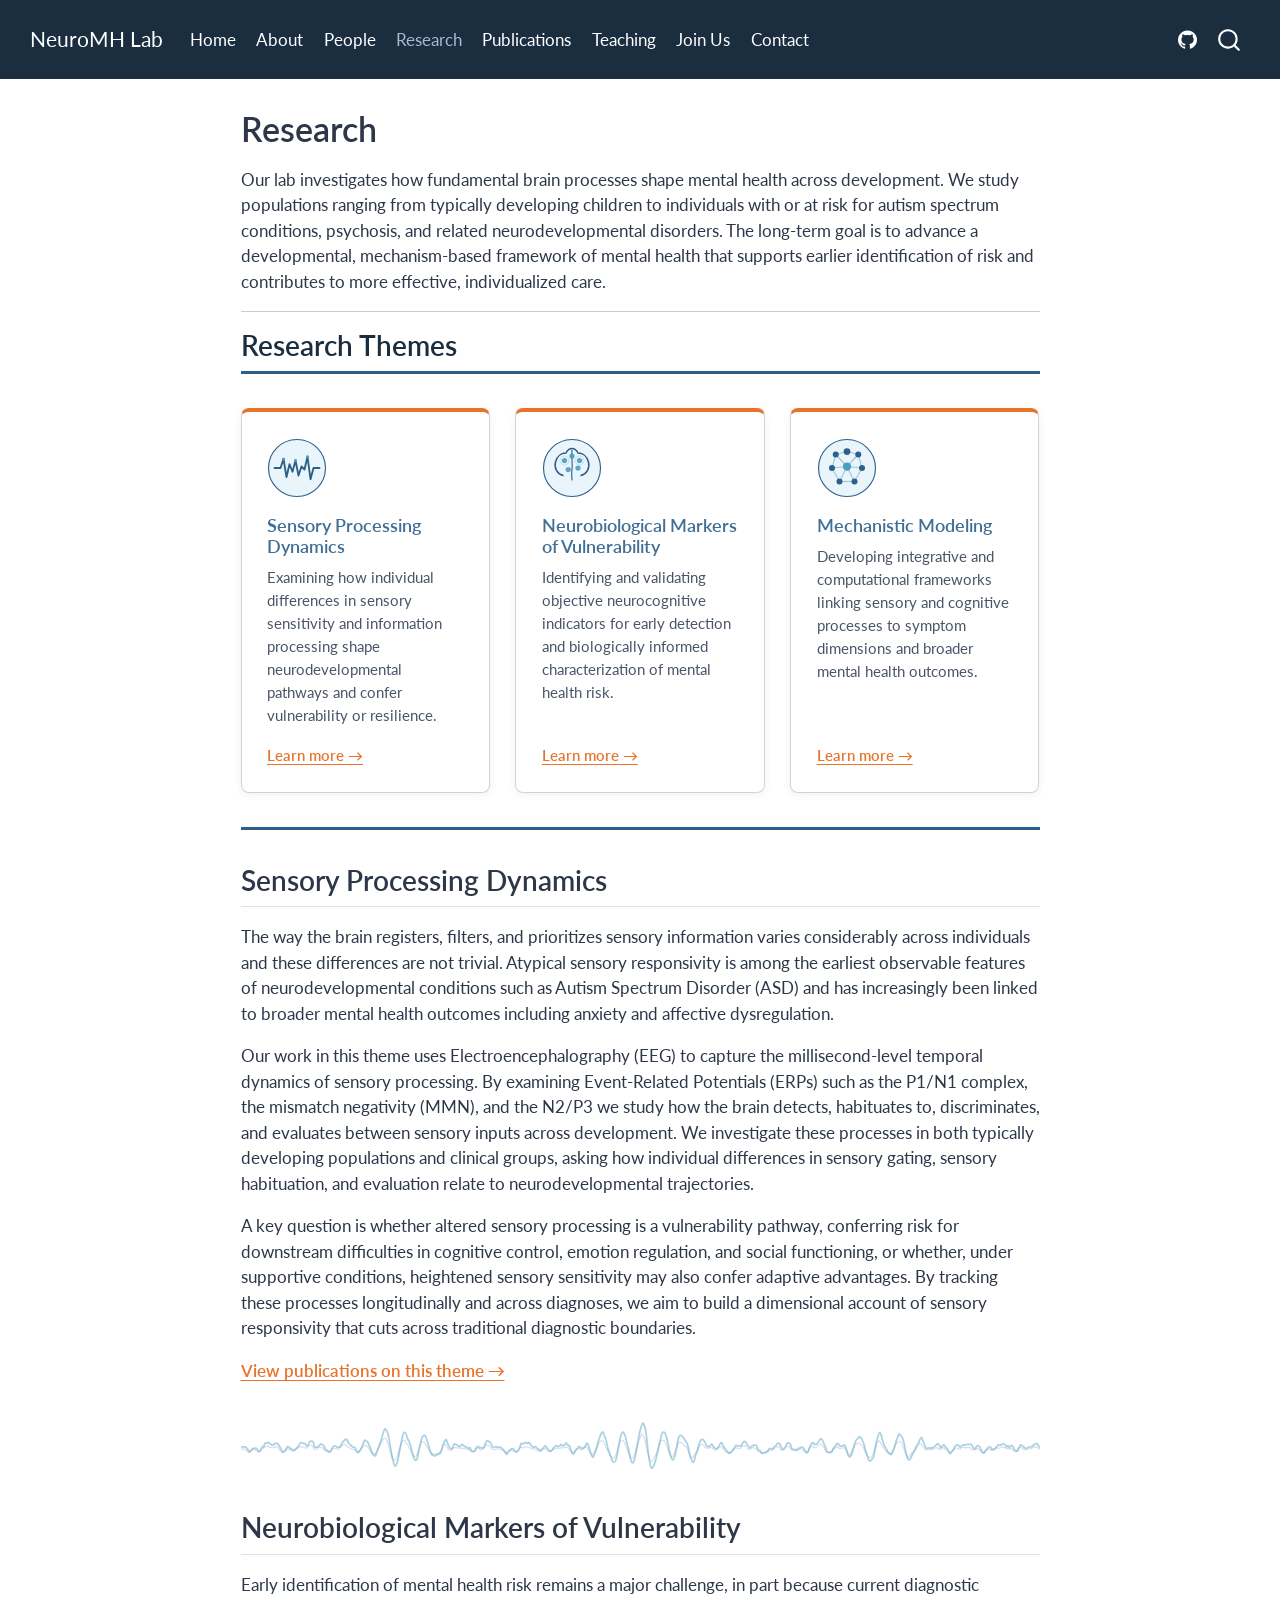
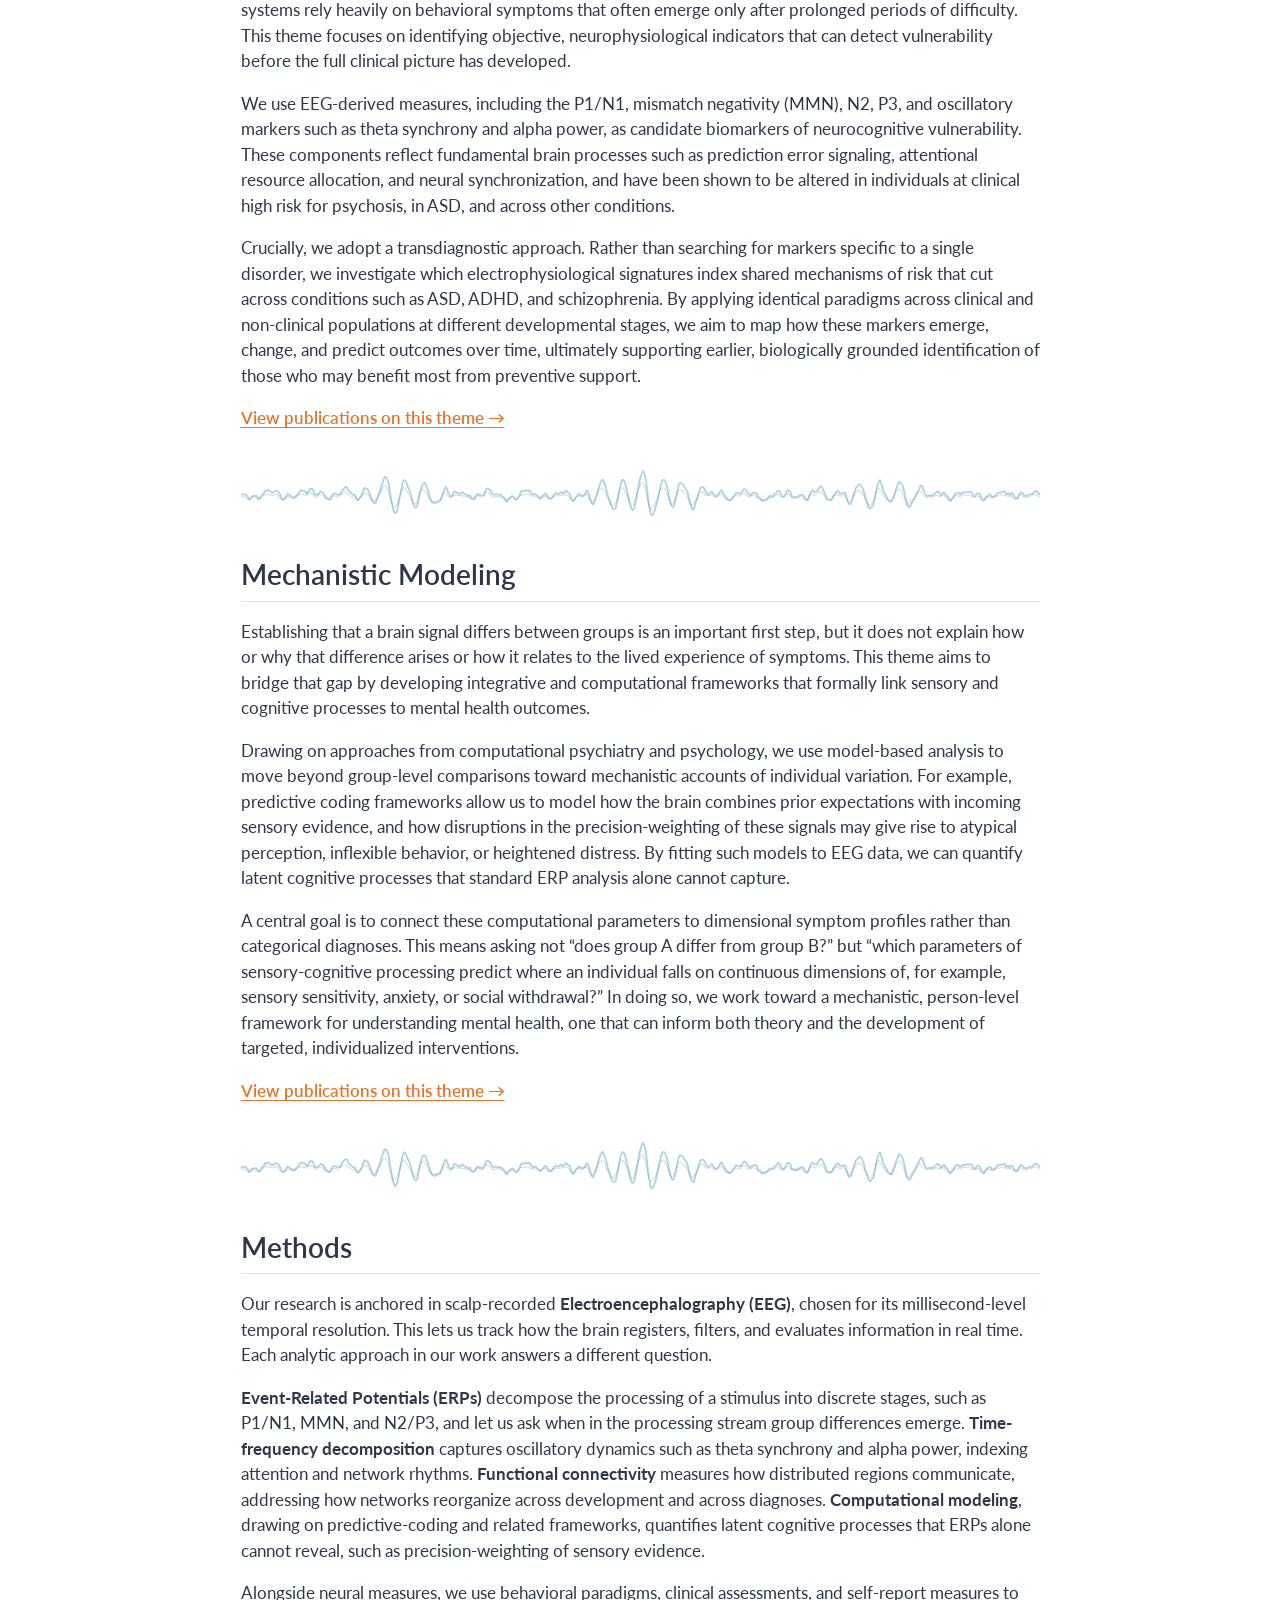
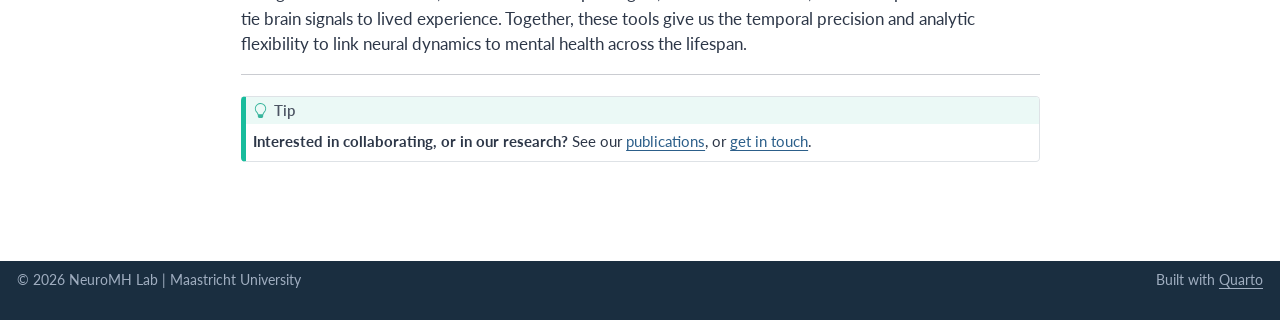
<file: research.html>
<!DOCTYPE html>
<html xmlns="http://www.w3.org/1999/xhtml" lang="en" xml:lang="en"><head>

<meta charset="utf-8">
<meta name="generator" content="quarto-1.10.18">

<meta name="viewport" content="width=device-width, initial-scale=1.0, user-scalable=yes">


<title>Research – NeuroMH Lab</title>
<style>
/* Default styles provided by pandoc.
** See https://pandoc.org/MANUAL.html#variables-for-html for config info.
*/
span.smallcaps{font-variant: small-caps;}
div.columns{display: flex; gap: 1.5em;}
div.column{flex: auto;}
@media screen {
div.columns{gap: min(4vw, 1.5em);}
div.column{overflow-x: auto;}
}
div.hanging-indent{margin-left: 1.5em; text-indent: -1.5em;}
ul.task-list{list-style: none;}
ul.task-list li input[type="checkbox"] {
  width: 0.8em;
  margin: 0 0.8em 0.2em -1em; /* quarto-specific, see https://github.com/quarto-dev/quarto-cli/issues/4556 */ 
  vertical-align: middle;
}
</style>


<script src="site_libs/quarto-nav/quarto-nav.js"></script>
<script src="site_libs/quarto-nav/headroom.min.js"></script>
<script src="site_libs/clipboard/clipboard.min.js"></script>
<script src="site_libs/quarto-search/autocomplete.umd.js"></script>
<script src="site_libs/quarto-search/fuse.min.js"></script>
<script src="site_libs/quarto-search/quarto-search.js"></script>
<meta name="quarto:offset" content="./">
<link href="./images/favicon.svg" rel="icon" type="image/svg+xml">
<script src="site_libs/quarto-html/quarto.js" type="module"></script>
<script src="site_libs/quarto-html/tabsets/tabsets.js" type="module"></script>
<script src="site_libs/quarto-html/popper.min.js"></script>
<script src="site_libs/quarto-html/tippy.umd.min.js"></script>
<script src="site_libs/quarto-html/anchor.min.js"></script>
<link href="site_libs/quarto-html/tippy.css" rel="stylesheet">
<link href="site_libs/quarto-html/quarto-syntax-highlighting-64a204ab8560d761af7679ceaba22944.css" rel="stylesheet" id="quarto-text-highlighting-styles">
<script src="site_libs/bootstrap/bootstrap.min.js"></script>
<link href="site_libs/bootstrap/bootstrap-icons.css" rel="stylesheet">
<link href="site_libs/bootstrap/bootstrap-8b237c92aeef38381af290c4ba9e2076.min.css" rel="stylesheet" append-hash="true" id="quarto-bootstrap" data-mode="light">
<script id="quarto-search-options" type="application/json">{
  "location": "navbar",
  "copy-button": false,
  "collapse-after": 3,
  "panel-placement": "end",
  "type": "overlay",
  "limit": 50,
  "keyboard-shortcut": [
    "f",
    "/",
    "s"
  ],
  "show-item-context": false,
  "language": {
    "search-no-results-text": "No results",
    "search-matching-documents-text": "matching documents",
    "search-copy-link-title": "Copy link to search",
    "search-hide-matches-text": "Hide additional matches",
    "search-more-match-text": "more match in this document",
    "search-more-matches-text": "more matches in this document",
    "search-clear-button-title": "Clear",
    "search-text-placeholder": "",
    "search-detached-cancel-button-title": "Cancel",
    "search-submit-button-title": "Submit",
    "search-label": "Search"
  }
}</script>
<style>html{ scroll-behavior: smooth; }</style>
<meta name="google-site-verification" content="wyatzZpmjRF4A53Ua1ZnaKeWRlAvXtMnKe37lyLRXOM">
<link rel="icon" type="image/png" sizes="16x16" href="./images/favicon-16x16.png">
<link rel="icon" type="image/png" sizes="32x32" href="./images/favicon-32x32.png">
<link rel="icon" type="image/png" sizes="192x192" href="./images/favicon-192x192.png">
<link rel="apple-touch-icon" href="./images/apple-touch-icon.png">
<script type="application/ld+json">
{
  "@context": "https://schema.org",
  "@graph": [
    {
      "@type": "Person",
      "@id": "https://neuromh-lab.github.io/#franc-donkers",
      "name": "Franc Donkers",
      "alternateName": "Franc C. L. Donkers",
      "givenName": "Franc",
      "familyName": "Donkers",
      "jobTitle": "Associate Professor of Cognitive Neuroscience",
      "url": "https://neuromh-lab.github.io",
      "image": "https://neuromh-lab.github.io/images/Franc_Donkers_Pasfoto.jpg",
      "affiliation": { "@type": "CollegeOrUniversity", "name": "Maastricht University" },
      "worksFor": { "@id": "https://neuromh-lab.github.io/#lab" },
      "sameAs": [
        "https://www.maastrichtuniversity.nl/fcl-donkers",
        "https://orcid.org/0000-0002-8252-0426",
        "https://scholar.google.com/citations?user=Us06lxoAAAAJ",
        "https://www.scopus.com/authid/detail.uri?authorId=9839162300",
        "https://www.webofscience.com/wos/author/record/H-2391-2013",
        "https://loop.frontiersin.org/people/27221"
      ]
    },
    {
      "@type": "ResearchOrganization",
      "@id": "https://neuromh-lab.github.io/#lab",
      "name": "Neurocognitive Development & Mental Health Research Lab",
      "alternateName": "NeuroMH Lab",
      "url": "https://neuromh-lab.github.io",
      "logo": "https://neuromh-lab.github.io/images/favicon-192x192.png",
      "parentOrganization": { "@type": "CollegeOrUniversity", "name": "Maastricht University" },
      "founder": { "@id": "https://neuromh-lab.github.io/#franc-donkers" }
    }
  ]
}
</script>


<meta property="og:title" content="Research – NeuroMH Lab">
<meta property="og:description" content="Neurocognitive Development &amp; Mental Health Research Lab at Maastricht University, led by Franc Donkers: EEG/ERP research on neurocognitive development and mental health.">
<meta property="og:image" content="https://neuromh-lab.github.io/images/icon-sensory.svg">
<meta property="og:site_name" content="NeuroMH Lab">
<meta name="twitter:title" content="Research – NeuroMH Lab">
<meta name="twitter:description" content="Neurocognitive Development &amp; Mental Health Research Lab at Maastricht University, led by Franc Donkers: EEG/ERP research on neurocognitive development and mental health.">
<meta name="twitter:image" content="https://neuromh-lab.github.io/images/icon-sensory.svg">
<meta name="twitter:card" content="summary_large_image">
</head>

<body class="nav-fixed fullcontent quarto-light">

<div id="quarto-search-results"></div>
  <header id="quarto-header" class="headroom fixed-top">
    <nav class="navbar navbar-expand-lg " data-bs-theme="dark">
      <div class="navbar-container container-fluid">
      <div class="navbar-brand-container mx-auto">
    <a class="navbar-brand" href="./index.html">
    <span class="navbar-title">NeuroMH Lab</span>
    </a>
  </div>
            <div id="quarto-search" class="" title="Search"></div>
          <button class="navbar-toggler" type="button" data-bs-toggle="collapse" data-bs-target="#navbarCollapse" aria-controls="navbarCollapse" role="menu" aria-expanded="false" aria-label="Toggle navigation" onclick="if (window.quartoToggleHeadroom) { window.quartoToggleHeadroom(); }">
  <span class="navbar-toggler-icon"></span>
</button>
          <div class="collapse navbar-collapse" id="navbarCollapse">
            <ul class="navbar-nav navbar-nav-scroll me-auto">
  <li class="nav-item">
    <a class="nav-link" href="./index.html"> 
<span class="menu-text">Home</span></a>
  </li>  
  <li class="nav-item">
    <a class="nav-link" href="./about.html"> 
<span class="menu-text">About</span></a>
  </li>  
  <li class="nav-item">
    <a class="nav-link" href="./members.html"> 
<span class="menu-text">People</span></a>
  </li>  
  <li class="nav-item">
    <a class="nav-link active" href="./research.html" aria-current="page"> 
<span class="menu-text">Research</span></a>
  </li>  
  <li class="nav-item">
    <a class="nav-link" href="./publications.html"> 
<span class="menu-text">Publications</span></a>
  </li>  
  <li class="nav-item">
    <a class="nav-link" href="./courses.html"> 
<span class="menu-text">Teaching</span></a>
  </li>  
  <li class="nav-item">
    <a class="nav-link" href="./opportunities.html"> 
<span class="menu-text">Join Us</span></a>
  </li>  
  <li class="nav-item">
    <a class="nav-link" href="./contact.html"> 
<span class="menu-text">Contact</span></a>
  </li>  
</ul>
            <ul class="navbar-nav navbar-nav-scroll ms-auto">
  <li class="nav-item compact">
    <a class="nav-link" href="https://github.com/neuromh-lab/neuromh-lab.github.io"> <i class="bi bi-github" role="img">
</i> 
<span class="menu-text"></span></a>
  </li>  
</ul>
          </div> <!-- /navcollapse -->
            <div class="quarto-navbar-tools">
</div>
      </div> <!-- /container-fluid -->
    </nav>
</header>
<!-- content -->
<div id="quarto-content" class="quarto-container page-columns page-rows-contents page-layout-article page-navbar">
<!-- sidebar -->
<!-- margin-sidebar -->
    
<!-- main -->
<main class="content" id="quarto-document-content">

<header id="title-block-header" class="quarto-title-block default">
<div class="quarto-title">
<h1 class="title">Research</h1>
</div>



<div class="quarto-title-meta">

    
  
    
  </div>
  


</header>


<p>Our lab investigates how fundamental brain processes shape mental health across development. We study populations ranging from typically developing children to individuals with or at risk for autism spectrum conditions, psychosis, and related neurodevelopmental disorders. The long-term goal is to advance a developmental, mechanism-based framework of mental health that supports earlier identification of risk and contributes to more effective, individualized care.</p>
<hr>
<section id="research-themes" class="level2 section-heading">
<h2 class="section-heading anchored" data-anchor-id="research-themes">Research Themes</h2>
<div class="research-grid">
<div class="theme-card">
<p><img src="images/icon-sensory.svg" class="img-fluid" width="60"></p>
<section id="sensory-processing-dynamics" class="level3">
<h3 class="anchored" data-anchor-id="sensory-processing-dynamics">Sensory Processing Dynamics</h3>
<p>Examining how individual differences in sensory sensitivity and information processing shape neurodevelopmental pathways and confer vulnerability or resilience.</p>
<p><a href="./research.html#sensory">Learn more →</a></p>
</section>
</div>
<div class="theme-card">
<p><img src="images/icon-markers.svg" class="img-fluid" width="60"></p>
<section id="neurobiological-markers-of-vulnerability" class="level3">
<h3 class="anchored" data-anchor-id="neurobiological-markers-of-vulnerability">Neurobiological Markers of Vulnerability</h3>
<p>Identifying and validating objective neurocognitive indicators for early detection and biologically informed characterization of mental health risk.</p>
<p><a href="./research.html#markers">Learn more →</a></p>
</section>
</div>
<div class="theme-card">
<p><img src="images/icon-modelling.svg" class="img-fluid" width="60"></p>
<section id="mechanistic-modeling" class="level3">
<h3 class="anchored" data-anchor-id="mechanistic-modeling">Mechanistic Modeling</h3>
<p>Developing integrative and computational frameworks linking sensory and cognitive processes to symptom dimensions and broader mental health outcomes.</p>
<p><a href="./research.html#modelling">Learn more →</a></p>
</section>
</div>
</div>
</section>
<section id="sensory" class="level2">
<h2 class="anchored" data-anchor-id="sensory">Sensory Processing Dynamics</h2>
<p>The way the brain registers, filters, and prioritizes sensory information varies considerably across individuals and these differences are not trivial. Atypical sensory responsivity is among the earliest observable features of neurodevelopmental conditions such as Autism Spectrum Disorder (ASD) and has increasingly been linked to broader mental health outcomes including anxiety and affective dysregulation.</p>
<p>Our work in this theme uses Electroencephalography (EEG) to capture the millisecond-level temporal dynamics of sensory processing. By examining Event-Related Potentials (ERPs) such as the P1/N1 complex, the mismatch negativity (MMN), and the N2/P3 we study how the brain detects, habituates to, discriminates, and evaluates between sensory inputs across development. We investigate these processes in both typically developing populations and clinical groups, asking how individual differences in sensory gating, sensory habituation, and evaluation relate to neurodevelopmental trajectories.</p>
<p>A key question is whether altered sensory processing is a vulnerability pathway, conferring risk for downstream difficulties in cognitive control, emotion regulation, and social functioning, or whether, under supportive conditions, heightened sensory sensitivity may also confer adaptive advantages. By tracking these processes longitudinally and across diagnoses, we aim to build a dimensional account of sensory responsivity that cuts across traditional diagnostic boundaries.</p>
<p><span class="action-link"><a href="./publications.html#pub-sensory">View publications on this theme →</a></span></p>
<div class="eeg-divider">
<p><img src="images/eeg-divider.svg" class="img-fluid"></p>
</div>
</section>
<section id="markers" class="level2">
<h2 class="anchored" data-anchor-id="markers">Neurobiological Markers of Vulnerability</h2>
<p>Early identification of mental health risk remains a major challenge, in part because current diagnostic systems rely heavily on behavioral symptoms that often emerge only after prolonged periods of difficulty. This theme focuses on identifying objective, neurophysiological indicators that can detect vulnerability before the full clinical picture has developed.</p>
<p>We use EEG-derived measures, including the P1/N1, mismatch negativity (MMN), N2, P3, and oscillatory markers such as theta synchrony and alpha power, as candidate biomarkers of neurocognitive vulnerability. These components reflect fundamental brain processes such as prediction error signaling, attentional resource allocation, and neural synchronization, and have been shown to be altered in individuals at clinical high risk for psychosis, in ASD, and across other conditions.</p>
<p>Crucially, we adopt a transdiagnostic approach. Rather than searching for markers specific to a single disorder, we investigate which electrophysiological signatures index shared mechanisms of risk that cut across conditions such as ASD, ADHD, and schizophrenia. By applying identical paradigms across clinical and non-clinical populations at different developmental stages, we aim to map how these markers emerge, change, and predict outcomes over time, ultimately supporting earlier, biologically grounded identification of those who may benefit most from preventive support.</p>
<p><span class="action-link"><a href="./publications.html#pub-markers">View publications on this theme →</a></span></p>
<div class="eeg-divider">
<p><img src="images/eeg-divider.svg" class="img-fluid"></p>
</div>
</section>
<section id="modelling" class="level2">
<h2 class="anchored" data-anchor-id="modelling">Mechanistic Modeling</h2>
<p>Establishing that a brain signal differs between groups is an important first step, but it does not explain how or why that difference arises or how it relates to the lived experience of symptoms. This theme aims to bridge that gap by developing integrative and computational frameworks that formally link sensory and cognitive processes to mental health outcomes.</p>
<p>Drawing on approaches from computational psychiatry and psychology, we use model-based analysis to move beyond group-level comparisons toward mechanistic accounts of individual variation. For example, predictive coding frameworks allow us to model how the brain combines prior expectations with incoming sensory evidence, and how disruptions in the precision-weighting of these signals may give rise to atypical perception, inflexible behavior, or heightened distress. By fitting such models to EEG data, we can quantify latent cognitive processes that standard ERP analysis alone cannot capture.</p>
<p>A central goal is to connect these computational parameters to dimensional symptom profiles rather than categorical diagnoses. This means asking not “does group A differ from group B?” but “which parameters of sensory-cognitive processing predict where an individual falls on continuous dimensions of, for example, sensory sensitivity, anxiety, or social withdrawal?” In doing so, we work toward a mechanistic, person-level framework for understanding mental health, one that can inform both theory and the development of targeted, individualized interventions.</p>
<p><span class="action-link"><a href="./publications.html#pub-modelling">View publications on this theme →</a></span></p>
<div class="eeg-divider">
<p><img src="images/eeg-divider.svg" class="img-fluid"></p>
</div>
</section>
<section id="methods" class="level2">
<h2 class="anchored" data-anchor-id="methods">Methods</h2>
<p>Our research is anchored in scalp-recorded <strong>Electroencephalography (EEG)</strong>, chosen for its millisecond-level temporal resolution. This lets us track how the brain registers, filters, and evaluates information in real time. Each analytic approach in our work answers a different question.</p>
<p><strong>Event-Related Potentials (ERPs)</strong> decompose the processing of a stimulus into discrete stages, such as P1/N1, MMN, and N2/P3, and let us ask when in the processing stream group differences emerge. <strong>Time-frequency decomposition</strong> captures oscillatory dynamics such as theta synchrony and alpha power, indexing attention and network rhythms. <strong>Functional connectivity</strong> measures how distributed regions communicate, addressing how networks reorganize across development and across diagnoses. <strong>Computational modeling</strong>, drawing on predictive-coding and related frameworks, quantifies latent cognitive processes that ERPs alone cannot reveal, such as precision-weighting of sensory evidence.</p>
<p>Alongside neural measures, we use behavioral paradigms, clinical assessments, and self-report measures to tie brain signals to lived experience. Together, these tools give us the temporal precision and analytic flexibility to link neural dynamics to mental health across the lifespan.</p>
<hr>
<div class="callout callout-style-default callout-tip callout-titled">
<div class="callout-header d-flex align-content-center">
<div class="callout-icon-container">
<i class="callout-icon"></i>
</div>
<div class="callout-title-container flex-fill">
Tip
</div>
</div>
<div class="callout-body-container callout-body">
<p><strong>Interested in collaborating, or in our research?</strong> See our <a href="./publications.html">publications</a>, or <a href="./contact.html">get in touch</a>.</p>
</div>
</div>


</section>

</main> <!-- /main -->
<script id="quarto-html-after-body" type="application/javascript">
  window.document.addEventListener("DOMContentLoaded", function (event) {
    const icon = "";
    const anchorJS = new window.AnchorJS();
    anchorJS.options = {
      placement: 'right',
      icon: icon
    };
    anchorJS.add('.anchored');
    const isCodeAnnotation = (el) => {
      for (const clz of el.classList) {
        if (clz.startsWith('code-annotation-')) {                     
          return true;
        }
      }
      return false;
    }
    const onCopySuccess = function(e) {
      // button target
      const button = e.trigger;
      // don't keep focus
      button.blur();
      // flash "checked"
      button.classList.add('code-copy-button-checked');
      var currentTitle = button.getAttribute("title");
      button.setAttribute("title", "Copied!");
      let tooltip;
      if (window.bootstrap) {
        button.setAttribute("data-bs-toggle", "tooltip");
        button.setAttribute("data-bs-placement", "left");
        button.setAttribute("data-bs-title", "Copied!");
        tooltip = new bootstrap.Tooltip(button, 
          { trigger: "manual", 
            customClass: "code-copy-button-tooltip",
            offset: [0, -8]});
        tooltip.show();    
      }
      setTimeout(function() {
        if (tooltip) {
          tooltip.hide();
          button.removeAttribute("data-bs-title");
          button.removeAttribute("data-bs-toggle");
          button.removeAttribute("data-bs-placement");
        }
        button.setAttribute("title", currentTitle);
        button.classList.remove('code-copy-button-checked');
      }, 1000);
      // clear code selection
      e.clearSelection();
    }
    const getTextToCopy = function(trigger) {
      const outerScaffold = trigger.parentElement.cloneNode(true);
      const codeEl = outerScaffold.querySelector('code');
      for (const childEl of codeEl.children) {
        if (isCodeAnnotation(childEl)) {
          childEl.remove();
        }
      }
      return codeEl.innerText;
    }
    const clipboard = new window.ClipboardJS('.code-copy-button:not([data-in-quarto-modal])', {
      text: getTextToCopy
    });
    clipboard.on('success', onCopySuccess);
    if (window.document.getElementById('quarto-embedded-source-code-modal')) {
      const clipboardModal = new window.ClipboardJS('.code-copy-button[data-in-quarto-modal]', {
        text: getTextToCopy,
        container: window.document.getElementById('quarto-embedded-source-code-modal')
      });
      clipboardModal.on('success', onCopySuccess);
    }
      var localhostRegex = new RegExp(/^(?:http|https):\/\/localhost\:?[0-9]*\//);
      var mailtoRegex = new RegExp(/^mailto:/);
        var filterRegex = new RegExp("https:\/\/neuromh-lab\.github\.io");
      var isInternal = (href) => {
          return filterRegex.test(href) || localhostRegex.test(href) || mailtoRegex.test(href);
      }
      // Inspect non-navigation links and adorn them if external
     var links = window.document.querySelectorAll('a[href]:not(.nav-link):not(.navbar-brand):not(.toc-action):not(.sidebar-link):not(.sidebar-item-toggle):not(.pagination-link):not(.no-external):not([aria-hidden]):not(.dropdown-item):not(.quarto-navigation-tool):not(.about-link)');
      for (var i=0; i<links.length; i++) {
        const link = links[i];
        if (!isInternal(link.href)) {
          // undo the damage that might have been done by quarto-nav.js in the case of
          // links that we want to consider external
          if (link.dataset.originalHref !== undefined) {
            link.href = link.dataset.originalHref;
          }
        }
      }
    function tippyHover(el, contentFn, onTriggerFn, onUntriggerFn) {
      const config = {
        allowHTML: true,
        maxWidth: 500,
        delay: 100,
        arrow: false,
        appendTo: function(el) {
            return el.parentElement;
        },
        interactive: true,
        interactiveBorder: 10,
        theme: 'quarto',
        placement: 'bottom-start',
      };
      if (contentFn) {
        config.content = contentFn;
      }
      if (onTriggerFn) {
        config.onTrigger = onTriggerFn;
      }
      if (onUntriggerFn) {
        config.onUntrigger = onUntriggerFn;
      }
      window.tippy(el, config); 
    }
    const noterefs = window.document.querySelectorAll('a[role="doc-noteref"]');
    for (var i=0; i<noterefs.length; i++) {
      const ref = noterefs[i];
      tippyHover(ref, function() {
        // use id or data attribute instead here
        let href = ref.getAttribute('data-footnote-href') || ref.getAttribute('href');
        try { href = new URL(href).hash; } catch {}
        const id = href.replace(/^#\/?/, "");
        const note = window.document.getElementById(id);
        if (note) {
          return note.innerHTML;
        } else {
          return "";
        }
      });
    }
    const xrefs = window.document.querySelectorAll('a.quarto-xref');
    const processXRef = (id, note) => {
      // Strip column container classes
      const stripColumnClz = (el) => {
        el.classList.remove("page-full", "page-columns");
        if (el.children) {
          for (const child of el.children) {
            stripColumnClz(child);
          }
        }
      }
      stripColumnClz(note)
      if (id === null || id.startsWith('sec-')) {
        // Special case sections, only their first couple elements
        const container = document.createElement("div");
        if (note.children && note.children.length > 2) {
          container.appendChild(note.children[0].cloneNode(true));
          for (let i = 1; i < note.children.length; i++) {
            const child = note.children[i];
            if (child.tagName === "P" && child.innerText === "") {
              continue;
            } else {
              container.appendChild(child.cloneNode(true));
              break;
            }
          }
          if (window.Quarto?.typesetMath) {
            window.Quarto.typesetMath(container);
          }
          return container.innerHTML
        } else {
          if (window.Quarto?.typesetMath) {
            window.Quarto.typesetMath(note);
          }
          return note.innerHTML;
        }
      } else {
        // Remove any anchor links if they are present
        const anchorLink = note.querySelector('a.anchorjs-link');
        if (anchorLink) {
          anchorLink.remove();
        }
        if (window.Quarto?.typesetMath) {
          window.Quarto.typesetMath(note);
        }
        if (note.classList.contains("callout")) {
          return note.outerHTML;
        } else {
          return note.innerHTML;
        }
      }
    }
    for (var i=0; i<xrefs.length; i++) {
      const xref = xrefs[i];
      tippyHover(xref, undefined, function(instance) {
        instance.disable();
        let url = xref.getAttribute('href');
        let hash = undefined; 
        if (url.startsWith('#')) {
          hash = url;
        } else {
          try { hash = new URL(url).hash; } catch {}
        }
        if (hash) {
          const id = hash.replace(/^#\/?/, "");
          const note = window.document.getElementById(id);
          if (note !== null) {
            try {
              const html = processXRef(id, note.cloneNode(true));
              instance.setContent(html);
            } finally {
              instance.enable();
              instance.show();
            }
          } else {
            // See if we can fetch this
            fetch(url.split('#')[0])
            .then(res => res.text())
            .then(html => {
              const parser = new DOMParser();
              const htmlDoc = parser.parseFromString(html, "text/html");
              const note = htmlDoc.getElementById(id);
              if (note !== null) {
                const html = processXRef(id, note);
                instance.setContent(html);
              } 
            }).finally(() => {
              instance.enable();
              instance.show();
            });
          }
        } else {
          // See if we can fetch a full url (with no hash to target)
          // This is a special case and we should probably do some content thinning / targeting
          fetch(url)
          .then(res => res.text())
          .then(html => {
            const parser = new DOMParser();
            const htmlDoc = parser.parseFromString(html, "text/html");
            const note = htmlDoc.querySelector('main.content');
            if (note !== null) {
              // This should only happen for chapter cross references
              // (since there is no id in the URL)
              // remove the first header
              if (note.children.length > 0 && note.children[0].tagName === "HEADER") {
                note.children[0].remove();
              }
              const html = processXRef(null, note);
              instance.setContent(html);
            } 
          }).finally(() => {
            instance.enable();
            instance.show();
          });
        }
      }, function(instance) {
      });
    }
        let selectedAnnoteEl;
        const selectorForAnnotation = ( cell, annotation) => {
          let cellAttr = 'data-code-cell="' + cell + '"';
          let lineAttr = 'data-code-annotation="' +  annotation + '"';
          const selector = 'span[' + cellAttr + '][' + lineAttr + ']';
          return selector;
        }
        const selectCodeLines = (annoteEl) => {
          const doc = window.document;
          const targetCell = annoteEl.getAttribute("data-target-cell");
          const targetAnnotation = annoteEl.getAttribute("data-target-annotation");
          const annoteSpan = window.document.querySelector(selectorForAnnotation(targetCell, targetAnnotation));
          const lines = annoteSpan.getAttribute("data-code-lines").split(",");
          const lineIds = lines.map((line) => {
            return targetCell + "-" + line;
          })
          let top = null;
          let height = null;
          let parent = null;
          if (lineIds.length > 0) {
              //compute the position of the single el (top and bottom and make a div)
              const el = window.document.getElementById(lineIds[0]);
              top = el.offsetTop;
              height = el.offsetHeight;
              parent = el.parentElement.parentElement;
            if (lineIds.length > 1) {
              const lastEl = window.document.getElementById(lineIds[lineIds.length - 1]);
              const bottom = lastEl.offsetTop + lastEl.offsetHeight;
              height = bottom - top;
            }
            if (top !== null && height !== null && parent !== null) {
              // cook up a div (if necessary) and position it 
              let div = window.document.getElementById("code-annotation-line-highlight");
              if (div === null) {
                div = window.document.createElement("div");
                div.setAttribute("id", "code-annotation-line-highlight");
                div.style.position = 'absolute';
                parent.appendChild(div);
              }
              div.style.top = top - 2 + "px";
              div.style.height = height + 4 + "px";
              div.style.left = 0;
              let gutterDiv = window.document.getElementById("code-annotation-line-highlight-gutter");
              if (gutterDiv === null) {
                gutterDiv = window.document.createElement("div");
                gutterDiv.setAttribute("id", "code-annotation-line-highlight-gutter");
                gutterDiv.style.position = 'absolute';
                const codeCell = window.document.getElementById(targetCell);
                const gutter = codeCell.querySelector('.code-annotation-gutter');
                gutter.appendChild(gutterDiv);
              }
              gutterDiv.style.top = top - 2 + "px";
              gutterDiv.style.height = height + 4 + "px";
            }
            selectedAnnoteEl = annoteEl;
          }
        };
        const unselectCodeLines = () => {
          const elementsIds = ["code-annotation-line-highlight", "code-annotation-line-highlight-gutter"];
          elementsIds.forEach((elId) => {
            const div = window.document.getElementById(elId);
            if (div) {
              div.remove();
            }
          });
          selectedAnnoteEl = undefined;
        };
          // Handle positioning of the toggle
      window.addEventListener(
        "resize",
        throttle(() => {
          elRect = undefined;
          if (selectedAnnoteEl) {
            selectCodeLines(selectedAnnoteEl);
          }
        }, 10)
      );
      function throttle(fn, ms) {
      let throttle = false;
      let timer;
        return (...args) => {
          if(!throttle) { // first call gets through
              fn.apply(this, args);
              throttle = true;
          } else { // all the others get throttled
              if(timer) clearTimeout(timer); // cancel #2
              timer = setTimeout(() => {
                fn.apply(this, args);
                timer = throttle = false;
              }, ms);
          }
        };
      }
        // Attach click handler to the DT
        const annoteDls = window.document.querySelectorAll('dt[data-target-cell]');
        for (const annoteDlNode of annoteDls) {
          annoteDlNode.addEventListener('click', (event) => {
            const clickedEl = event.target;
            if (clickedEl !== selectedAnnoteEl) {
              unselectCodeLines();
              const activeEl = window.document.querySelector('dt[data-target-cell].code-annotation-active');
              if (activeEl) {
                activeEl.classList.remove('code-annotation-active');
              }
              selectCodeLines(clickedEl);
              clickedEl.classList.add('code-annotation-active');
            } else {
              // Unselect the line
              unselectCodeLines();
              clickedEl.classList.remove('code-annotation-active');
            }
          });
        }
    const findCites = (el) => {
      const parentEl = el.parentElement;
      if (parentEl) {
        const cites = parentEl.dataset.cites;
        if (cites) {
          return {
            el,
            cites: cites.split(' ')
          };
        } else {
          return findCites(el.parentElement)
        }
      } else {
        return undefined;
      }
    };
    var bibliorefs = window.document.querySelectorAll('a[role="doc-biblioref"]');
    for (var i=0; i<bibliorefs.length; i++) {
      const ref = bibliorefs[i];
      const citeInfo = findCites(ref);
      if (citeInfo) {
        tippyHover(citeInfo.el, function() {
          var popup = window.document.createElement('div');
          citeInfo.cites.forEach(function(cite) {
            var citeDiv = window.document.createElement('div');
            citeDiv.classList.add('hanging-indent');
            citeDiv.classList.add('csl-entry');
            var biblioDiv = window.document.getElementById('ref-' + cite);
            if (biblioDiv) {
              citeDiv.innerHTML = biblioDiv.innerHTML;
            }
            popup.appendChild(citeDiv);
          });
          return popup.innerHTML;
        });
      }
    }
  });
  </script>
</div> <!-- /content -->
<footer class="footer">
  <div class="nav-footer">
    <div class="nav-footer-left">
<p>© 2026 NeuroMH Lab | Maastricht University</p>
</div>   
    <div class="nav-footer-center">
      &nbsp;
    </div>
    <div class="nav-footer-right">
<p>Built with <a href="https://quarto.org">Quarto</a></p>
</div>
  </div>
</footer>




<script src="site_libs/quarto-html/zenscroll-min.js"></script>
</body></html>
</file>
<file: site_libs/quarto-html/tippy.css>
.tippy-box[data-animation=fade][data-state=hidden]{opacity:0}[data-tippy-root]{max-width:calc(100vw - 10px)}.tippy-box{position:relative;background-color:#333;color:#fff;border-radius:4px;font-size:14px;line-height:1.4;white-space:normal;outline:0;transition-property:transform,visibility,opacity}.tippy-box[data-placement^=top]>.tippy-arrow{bottom:0}.tippy-box[data-placement^=top]>.tippy-arrow:before{bottom:-7px;left:0;border-width:8px 8px 0;border-top-color:initial;transform-origin:center top}.tippy-box[data-placement^=bottom]>.tippy-arrow{top:0}.tippy-box[data-placement^=bottom]>.tippy-arrow:before{top:-7px;left:0;border-width:0 8px 8px;border-bottom-color:initial;transform-origin:center bottom}.tippy-box[data-placement^=left]>.tippy-arrow{right:0}.tippy-box[data-placement^=left]>.tippy-arrow:before{border-width:8px 0 8px 8px;border-left-color:initial;right:-7px;transform-origin:center left}.tippy-box[data-placement^=right]>.tippy-arrow{left:0}.tippy-box[data-placement^=right]>.tippy-arrow:before{left:-7px;border-width:8px 8px 8px 0;border-right-color:initial;transform-origin:center right}.tippy-box[data-inertia][data-state=visible]{transition-timing-function:cubic-bezier(.54,1.5,.38,1.11)}.tippy-arrow{width:16px;height:16px;color:#333}.tippy-arrow:before{content:"";position:absolute;border-color:transparent;border-style:solid}.tippy-content{position:relative;padding:5px 9px;z-index:1}
</file>
<file: site_libs/quarto-html/quarto-syntax-highlighting-64a204ab8560d761af7679ceaba22944.css>
/* quarto syntax highlight colors */
:root {
  --quarto-hl-ot-color: #003B4F;
  --quarto-hl-at-color: #657422;
  --quarto-hl-ss-color: #20794D;
  --quarto-hl-an-color: #5E5E5E;
  --quarto-hl-fu-color: #4758AB;
  --quarto-hl-st-color: #20794D;
  --quarto-hl-cf-color: #003B4F;
  --quarto-hl-op-color: #5E5E5E;
  --quarto-hl-er-color: #AD0000;
  --quarto-hl-bn-color: #AD0000;
  --quarto-hl-al-color: #AD0000;
  --quarto-hl-va-color: #111111;
  --quarto-hl-bu-color: inherit;
  --quarto-hl-ex-color: inherit;
  --quarto-hl-pp-color: #AD0000;
  --quarto-hl-in-color: #5E5E5E;
  --quarto-hl-vs-color: #20794D;
  --quarto-hl-wa-color: #5E5E5E;
  --quarto-hl-do-color: #5E5E5E;
  --quarto-hl-im-color: #00769E;
  --quarto-hl-ch-color: #20794D;
  --quarto-hl-dt-color: #AD0000;
  --quarto-hl-fl-color: #AD0000;
  --quarto-hl-co-color: #5E5E5E;
  --quarto-hl-cv-color: #5E5E5E;
  --quarto-hl-cn-color: #8f5902;
  --quarto-hl-sc-color: #5E5E5E;
  --quarto-hl-dv-color: #AD0000;
  --quarto-hl-kw-color: #003B4F;
}

/* other quarto variables */
:root {
  --quarto-font-monospace: SFMono-Regular, Menlo, Monaco, Consolas, "Liberation Mono", "Courier New", monospace;
}

/* syntax highlight based on Pandoc's rules */
pre > code.sourceCode > span {
  color: #003B4F;
}

code.sourceCode > span {
  color: #003B4F;
}

div.sourceCode,
div.sourceCode pre.sourceCode {
  color: #003B4F;
}

/* Normal */
code span {
  color: #003B4F;
}

/* Alert */
code span.al {
  color: #AD0000;
  font-style: inherit;
}

/* Annotation */
code span.an {
  color: #5E5E5E;
  font-style: inherit;
}

/* Attribute */
code span.at {
  color: #657422;
  font-style: inherit;
}

/* BaseN */
code span.bn {
  color: #AD0000;
  font-style: inherit;
}

/* BuiltIn */
code span.bu {
  font-style: inherit;
}

/* ControlFlow */
code span.cf {
  color: #003B4F;
  font-weight: bold;
  font-style: inherit;
}

/* Char */
code span.ch {
  color: #20794D;
  font-style: inherit;
}

/* Constant */
code span.cn {
  color: #8f5902;
  font-style: inherit;
}

/* Comment */
code span.co {
  color: #5E5E5E;
  font-style: inherit;
}

/* CommentVar */
code span.cv {
  color: #5E5E5E;
  font-style: italic;
}

/* Documentation */
code span.do {
  color: #5E5E5E;
  font-style: italic;
}

/* DataType */
code span.dt {
  color: #AD0000;
  font-style: inherit;
}

/* DecVal */
code span.dv {
  color: #AD0000;
  font-style: inherit;
}

/* Error */
code span.er {
  color: #AD0000;
  font-style: inherit;
}

/* Extension */
code span.ex {
  font-style: inherit;
}

/* Float */
code span.fl {
  color: #AD0000;
  font-style: inherit;
}

/* Function */
code span.fu {
  color: #4758AB;
  font-style: inherit;
}

/* Import */
code span.im {
  color: #00769E;
  font-style: inherit;
}

/* Information */
code span.in {
  color: #5E5E5E;
  font-style: inherit;
}

/* Keyword */
code span.kw {
  color: #003B4F;
  font-weight: bold;
  font-style: inherit;
}

/* Operator */
code span.op {
  color: #5E5E5E;
  font-style: inherit;
}

/* Other */
code span.ot {
  color: #003B4F;
  font-style: inherit;
}

/* Preprocessor */
code span.pp {
  color: #AD0000;
  font-style: inherit;
}

/* SpecialChar */
code span.sc {
  color: #5E5E5E;
  font-style: inherit;
}

/* SpecialString */
code span.ss {
  color: #20794D;
  font-style: inherit;
}

/* String */
code span.st {
  color: #20794D;
  font-style: inherit;
}

/* Variable */
code span.va {
  color: #111111;
  font-style: inherit;
}

/* VerbatimString */
code span.vs {
  color: #20794D;
  font-style: inherit;
}

/* Warning */
code span.wa {
  color: #5E5E5E;
  font-style: italic;
}

.prevent-inlining {
  content: "</";
}

/*# sourceMappingURL=9d8d5bb603a83b8298b89080a598c93b.css.map */
</file>
